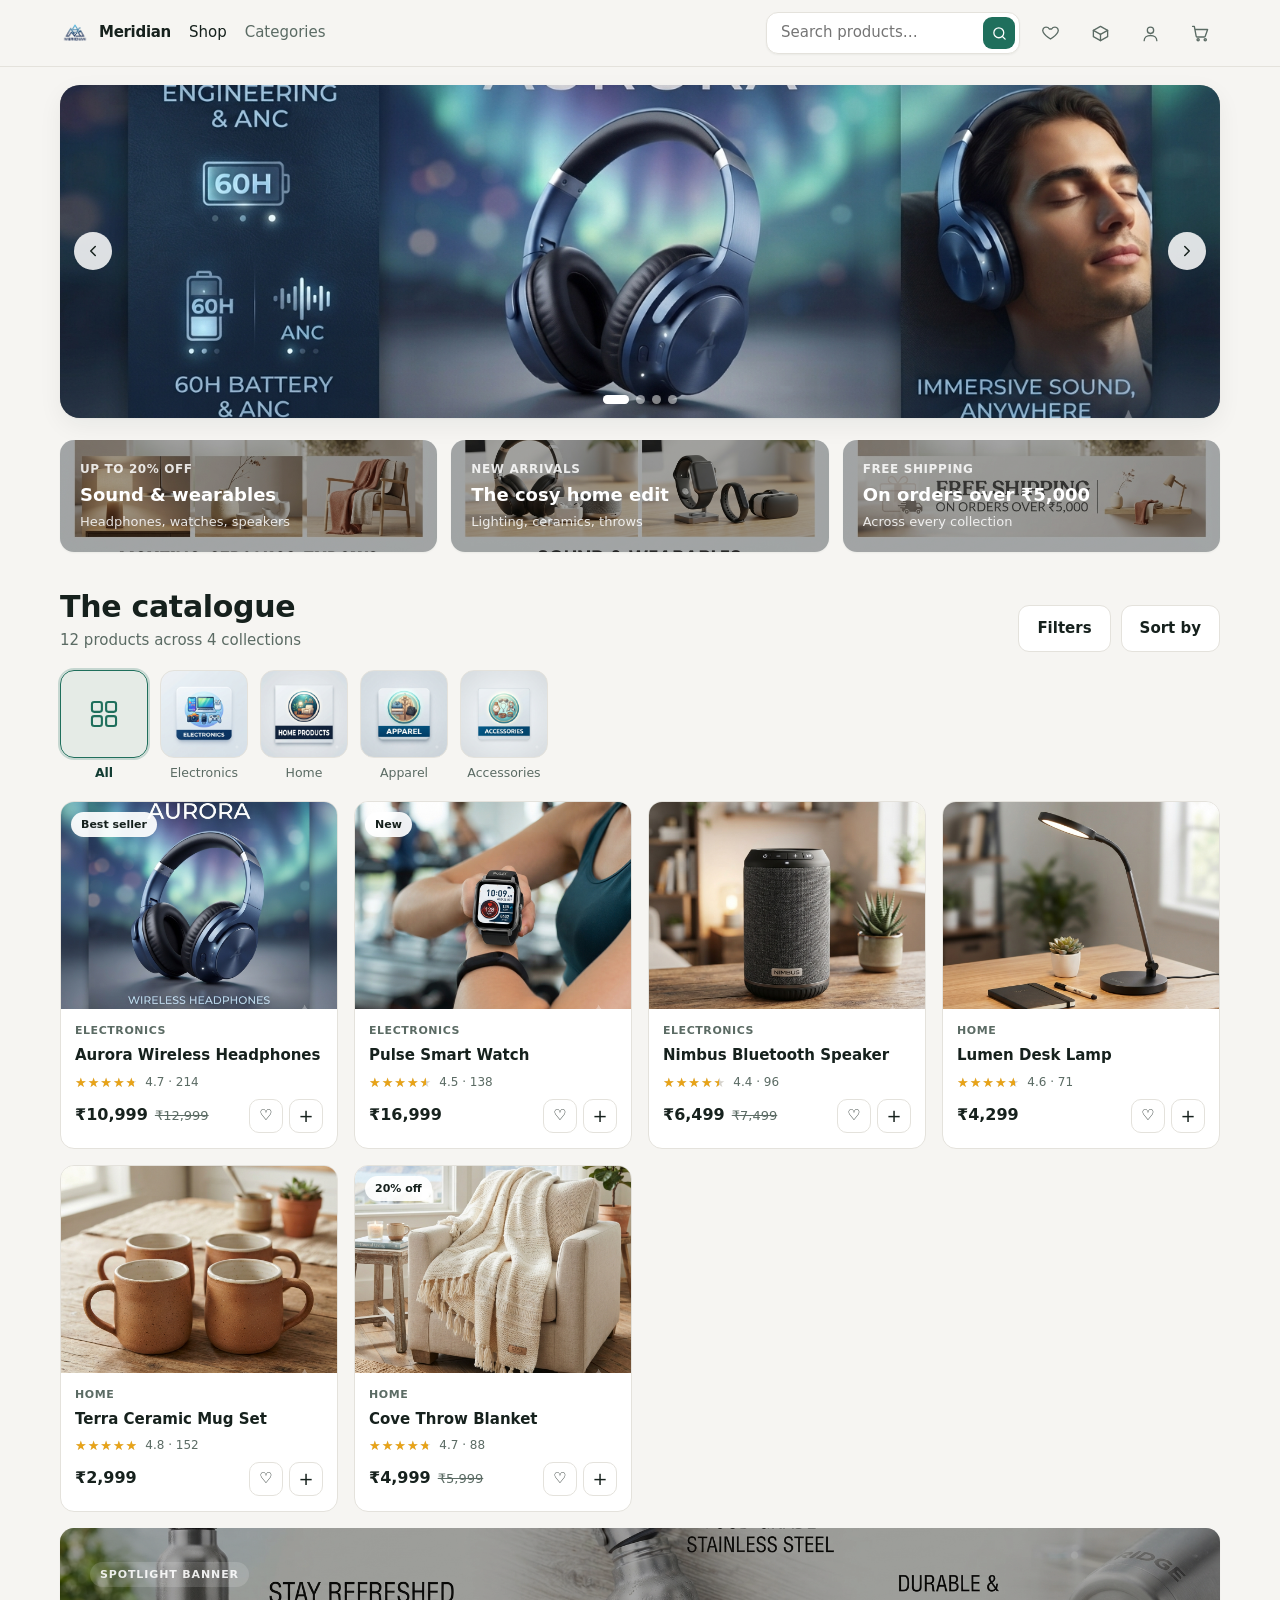
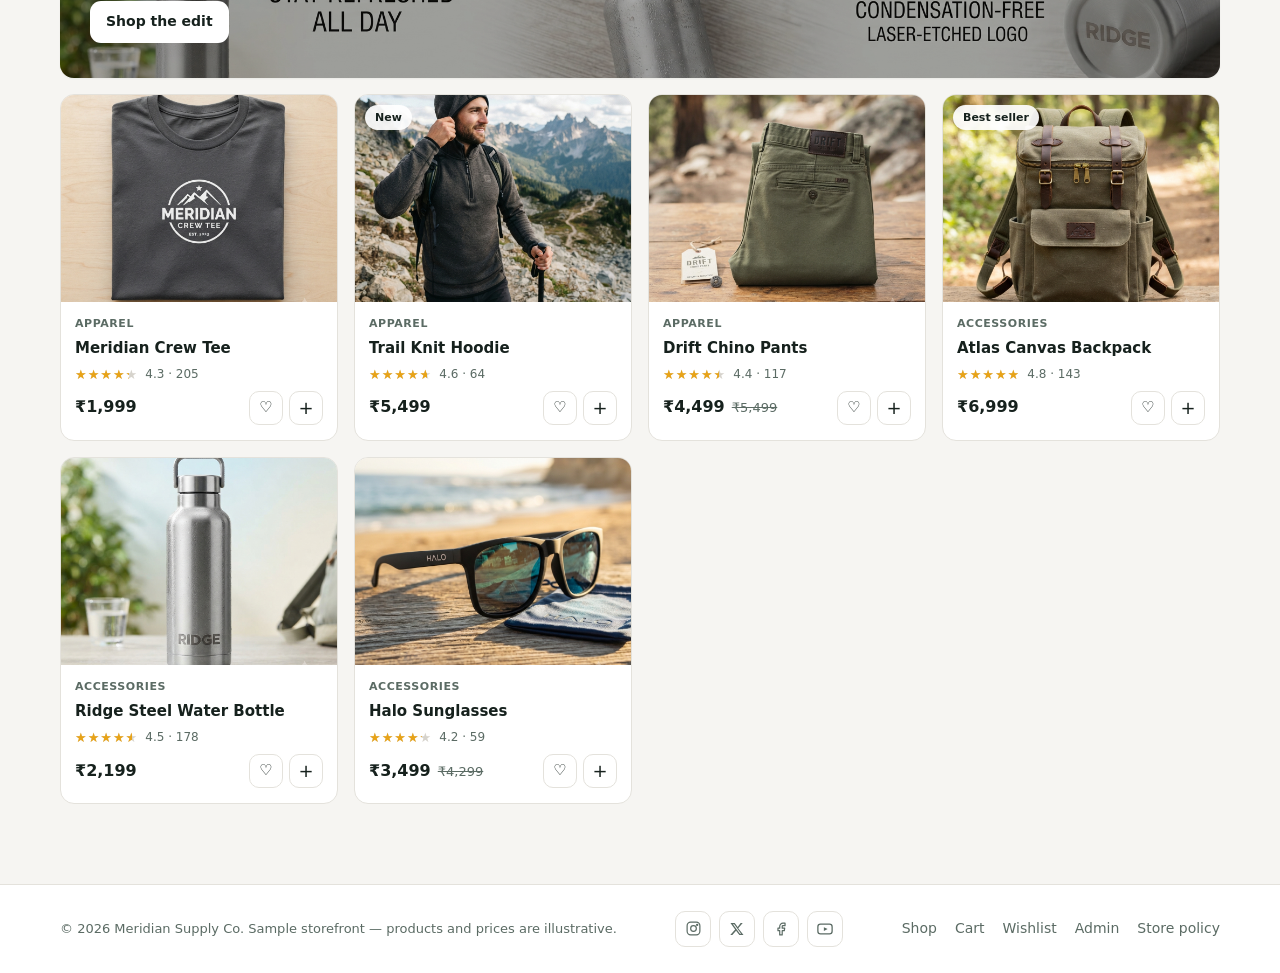
<file: index.html>
<!doctype html>
<html lang="en">
<head>
  <meta charset="utf-8" />
  <meta name="viewport" content="width=device-width, initial-scale=1" />
  <title>Meridian — Everyday essentials, thoughtfully sourced</title>
  <meta name="description" content="Meridian is a multi-category storefront for electronics, home goods, apparel and accessories. Shop a curated catalogue with fast, secure checkout." />
  <link rel="stylesheet" href="css/styles.css" />
</head>
<body>
  <header class="site-header">
    <div class="wrap header-inner">
      <a class="brand" href="index.html">
        <span class="mark">M</span>
        <span data-store-name>Meridian</span>
      </a>
      <nav class="main-nav" aria-label="Primary">
        <a href="index.html" aria-current="page">Shop</a>
        <a href="index.html#catalogue" data-scroll>Categories</a>
      </nav>
      <div class="header-actions">
        <form class="search" role="search" action="html/search.html" method="get" id="search-form">
          <input type="search" id="search-input" name="q" placeholder="Search products…" aria-label="Search products" autocomplete="off" />
          <button type="submit" aria-label="Search">
            <svg width="17" height="17" viewBox="0 0 24 24" fill="none" stroke="currentColor" stroke-width="1.8" stroke-linecap="round"><circle cx="11" cy="11" r="7"/><path d="m20 20-3.5-3.5"/></svg>
          </button>
        </form>
        <a class="icon-btn" href="html/wishlist.html" aria-label="Wishlist">
          <svg width="19" height="19" viewBox="0 0 24 24" fill="none" stroke="currentColor" stroke-width="1.7" stroke-linecap="round" stroke-linejoin="round"><path d="M12 20s-7-4.6-9.2-8.6C1.2 8.4 3 5 6.4 5c2 0 3.4 1 4.1 2.3h3c.7-1.3 2.1-2.3 4.1-2.3 3.4 0 5.2 3.4 3.6 6.4C19 15.4 12 20 12 20Z" transform="translate(0 -1)"/></svg>
          <span class="icon-badge" data-wishlist-count data-count="0">0</span>
        </a>
        <a class="icon-btn" href="html/orders.html" aria-label="Your orders">
          <svg width="19" height="19" viewBox="0 0 24 24" fill="none" stroke="currentColor" stroke-width="1.7" stroke-linecap="round" stroke-linejoin="round"><path d="M21 8 12 3 3 8v8l9 5 9-5Z"/><path d="M3 8l9 5 9-5"/><path d="M12 13v8"/></svg>
        </a>
        <a class="icon-btn" href="html/profile.html" aria-label="Your profile">
          <svg width="19" height="19" viewBox="0 0 24 24" fill="none" stroke="currentColor" stroke-width="1.7" stroke-linecap="round" stroke-linejoin="round"><circle cx="12" cy="8" r="4"/><path d="M4 21c0-4 3.6-6.5 8-6.5s8 2.5 8 6.5"/></svg>
        </a>
        <a class="cart-link" href="html/cart.html" aria-label="View cart">
          <svg width="18" height="18" viewBox="0 0 24 24" fill="none" stroke="currentColor" stroke-width="1.7" stroke-linecap="round" stroke-linejoin="round"><circle cx="9" cy="20" r="1.4"/><circle cx="18" cy="20" r="1.4"/><path d="M2 3h2.2l2.3 12.2a1.5 1.5 0 0 0 1.5 1.2h8.6a1.5 1.5 0 0 0 1.5-1.2L21 7H5.3"/></svg>
          <span>Cart</span>
          <span class="cart-badge" data-cart-count data-count="0">0</span>
        </a>
      </div>
    </div>
  </header>

  <main class="wrap">
    <section class="hero" id="hero" aria-roledescription="carousel" aria-label="Featured promotions">
      <div class="hero-slider" id="hero-slider"></div>
      <button class="hero-arrow prev" id="hero-prev" aria-label="Previous slide">
        <svg width="18" height="18" viewBox="0 0 24 24" fill="none" stroke="currentColor" stroke-width="2" stroke-linecap="round" stroke-linejoin="round"><path d="m15 18-6-6 6-6"/></svg>
      </button>
      <button class="hero-arrow next" id="hero-next" aria-label="Next slide">
        <svg width="18" height="18" viewBox="0 0 24 24" fill="none" stroke="currentColor" stroke-width="2" stroke-linecap="round" stroke-linejoin="round"><path d="m9 18 6-6-6-6"/></svg>
      </button>
      <div class="dots" id="hero-dots" role="tablist" aria-label="Choose slide"></div>
    </section>

    <section class="banners" id="banners" aria-label="Promotions"></section>

    <section class="section" id="catalogue">
      <div class="section-head">
        <div>
          <h2>The catalogue</h2>
          <p><span id="result-count">12</span> products across <span id="collection-count">four</span> collections</p>
        </div>
        <div class="head-actions">
          <button type="button" class="btn btn-outline" id="open-filters" aria-expanded="false">Filters</button>
          <button type="button" class="btn btn-outline" id="open-price" aria-expanded="false">Sort by</button>
        </div>
      </div>

      <div class="filters" id="filters" role="group" aria-label="Filter by category"></div>

      <div class="filters sub-filters" id="sub-filters" role="group" aria-label="Filter by sub-category" hidden></div>

      <div class="variant-filters" id="variant-filters" hidden>
        <div class="vf-head">
          <span class="vf-title" id="vf-title">Filters</span>
          <span class="vf-head-actions">
            <button type="button" class="vf-clear" id="clear-filters" hidden>Clear</button>
            <button type="button" class="vf-close" id="close-filters" aria-label="Close filters">✕</button>
          </span>
        </div>
        <div class="vf-groups" id="vf-groups" role="group" aria-label="Filter by product options"></div>
        <div class="vf-foot" id="vf-foot" hidden>
          <button type="button" class="btn btn-primary" id="see-products" hidden>See Products</button>
        </div>
      </div>

      <div class="variant-filters price-panel" id="price-panel" hidden>
        <div class="vf-head">
          <span class="vf-title">Sort by price range</span>
          <span class="vf-head-actions">
            <button type="button" class="vf-clear" id="price-clear" hidden>Clear</button>
            <button type="button" class="vf-close" id="close-price" aria-label="Close price range">✕</button>
          </span>
        </div>
        <div class="price-fields">
          <label class="price-field"><span>Minimum (₹)</span><input id="price-min" type="number" min="0" step="1" inputmode="numeric" placeholder="0" /></label>
          <span class="price-dash" aria-hidden="true">–</span>
          <label class="price-field"><span>Maximum (₹)</span><input id="price-max" type="number" min="0" step="1" inputmode="numeric" placeholder="Any" /></label>
        </div>
        <p class="price-error" id="price-error" hidden></p>
        <div class="vf-foot">
          <button type="button" class="btn btn-primary" id="apply-price">Continue</button>
        </div>
      </div>

      <div class="grid" id="grid" aria-live="polite"></div>

      <p id="no-results" class="empty" hidden>No products match your search, category, filters or price range.</p>
    </section>
  </main>

  <footer class="site-footer">
    <div class="wrap footer-inner">
      <div>
        <p>© 2026 <span data-store-name>Meridian</span> Supply Co. Sample storefront — products and prices are illustrative.</p>
      </div>
      <div class="footer-social" aria-label="Social media">
        <a href="https://www.instagram.com/" target="_blank" rel="noopener" aria-label="Meridian on Instagram"><svg width="17" height="17" viewBox="0 0 24 24" fill="none" stroke="currentColor" stroke-width="1.7" stroke-linecap="round" stroke-linejoin="round"><rect x="3" y="3" width="18" height="18" rx="5"/><circle cx="12" cy="12" r="4"/><circle cx="17.2" cy="6.8" r=".8" fill="currentColor"/></svg></a>
        <a href="https://x.com/" target="_blank" rel="noopener" aria-label="Meridian on X"><svg width="16" height="16" viewBox="0 0 24 24" fill="currentColor"><path d="M17.5 3h3.1l-6.8 7.8L21.8 21h-6.3l-4.9-6.4L5 21H1.9l7.3-8.3L2.2 3h6.4l4.4 5.9ZM16.4 19.2h1.7L7.7 4.7H5.9Z"/></svg></a>
        <a href="https://www.facebook.com/" target="_blank" rel="noopener" aria-label="Meridian on Facebook"><svg width="17" height="17" viewBox="0 0 24 24" fill="none" stroke="currentColor" stroke-width="1.7" stroke-linecap="round" stroke-linejoin="round"><path d="M14 8h3V4.5h-3A4.5 4.5 0 0 0 9.5 9v2.5H7V15h2.5v6H13v-6h3l.5-3.5H13V9a1 1 0 0 1 1-1Z"/></svg></a>
        <a href="https://www.youtube.com/" target="_blank" rel="noopener" aria-label="Meridian on YouTube"><svg width="18" height="18" viewBox="0 0 24 24" fill="none" stroke="currentColor" stroke-width="1.7" stroke-linecap="round" stroke-linejoin="round"><rect x="2.5" y="5.5" width="19" height="13" rx="3.5"/><path d="m10.5 9.5 5 2.5-5 2.5Z" fill="currentColor" stroke="none"/></svg></a>
      </div>
      <nav class="footer-links" aria-label="Footer">
        <a href="index.html">Shop</a>
        <a href="html/cart.html">Cart</a>
        <a href="html/wishlist.html">Wishlist</a>
        <a href="html/admin.html">Admin</a>
        <button type="button" data-policy-open aria-haspopup="dialog">Store policy</button>
      </nav>
    </div>
  </footer>

  <script src="js/images.js"></script>
  <script src="js/products.js"></script>
  <script src="js/store.js"></script>
  <script src="js/catalogue.js"></script>
  <script>
    function gridBannerHTML() {
      const g = getGridBanner();
      if (!g.enabled) return "";
      const bg = g.image
        ? ` style="background-image:url('${esc(resolveImageUrl(g.image))}');background-size:cover;background-position:center"`
        : "";
      const href = g.linkType === "none" ? "" : bannerHref({ linkType: g.linkType, target: g.target });
      const cta = (g.ctaLabel && href) ? `<a class="btn btn-light gb-cta" href="${esc(href)}">${esc(g.ctaLabel)}</a>` : "";
      return `
        <div class="grid-banner${g.image ? " has-image" : ""}" role="region" aria-label="${esc(g.name)}"${bg}>
          <div class="gb-inner">
            <span class="gb-name">${esc(g.name)}</span>
            ${cta}
          </div>
        </div>`;
    }

    // Promotional banners, rendered from the admin-configurable list.
    const TAG_ICON = '<svg viewBox="0 0 24 24" fill="none" stroke="currentColor" stroke-width="1.5" stroke-linecap="round" stroke-linejoin="round"><path d="M3 7h13v8H3zM16 10h3l2 3v2h-5z"/><circle cx="7" cy="17" r="1.6"/><circle cx="17.5" cy="17" r="1.6"/></svg>';
    function esc(s) { return String(s == null ? "" : s).replace(/[&<>"']/g, (c) => ({ "&": "&amp;", "<": "&lt;", ">": "&gt;", '"': "&quot;", "'": "&#39;" }[c])); }
    function bannerIcon(b) {
      if (b.linkType === "category") return iconFor(b.target);
      if (b.linkType === "product") { const p = getProduct(b.target); return p ? iconFor(p.category) : TAG_ICON; }
      return TAG_ICON;
    }
    function bannerHref(b) {
      if (b.linkType === "product") return "html/product.html?id=" + encodeURIComponent(b.target);
      if (b.linkType === "url") return b.target || "#";
      if (b.linkType === "category") return "index.html?cat=" + encodeURIComponent(b.target);
      return b.target || "#catalogue";
    }
    function renderBanners() {
      const wrap = document.getElementById("banners");
      const list = getBanners();
      wrap.hidden = list.length === 0;
      wrap.innerHTML = list.map((b) => {
        const attrs = [];
        if (b.linkType === "category") attrs.push(`data-banner-cat="${esc(b.target)}"`);
        if (b.linkType === "scroll") attrs.push("data-scroll");
        if (b.linkType === "url") attrs.push('target="_blank" rel="noopener"');
        const img = b.image ? ` style="background-image:url('${esc(resolveImageUrl(b.image))}');background-size:cover;background-position:center"` : "";
        return `<a class="banner banner-${esc(b.theme)}${b.image ? " has-image" : ""}" href="${esc(bannerHref(b))}" ${attrs.join(" ")}${img}>
          <span class="b-icon" aria-hidden="true">${bannerIcon(b)}</span>
          <span class="b-kicker">${esc(b.kicker)}</span>
          <span class="b-title">${esc(b.title)}</span>
          <span class="b-sub">${esc(b.sub)}</span>
        </a>`;
      }).join("");
    }

    renderBanners();

    // Banner tiles set the category without a reload.
    document.querySelectorAll("[data-banner-cat]").forEach((a) => {
      a.addEventListener("click", (e) => {
        e.preventDefault();
        setCatalogueCategory(a.getAttribute("data-banner-cat"));
        document.getElementById("catalogue").scrollIntoView({ behavior: "smooth", block: "start" });
      });
    });

    // Smooth in-page scrolling for anchor links.
    document.querySelectorAll("[data-scroll]").forEach((a) => {
      a.addEventListener("click", (e) => {
        const href = a.getAttribute("href");
        const hash = href.indexOf("#") >= 0 ? href.slice(href.indexOf("#")) : null;
        if (hash && document.querySelector(hash)) {
          e.preventDefault();
          document.querySelector(hash).scrollIntoView({ behavior: "smooth", block: "start" });
        }
      });
    });

    // Hero (auto-scrolling banner) slides, rendered from the admin slideshow.
    function slideHref(s) {
      if (s.linkType === "product") return "html/product.html?id=" + encodeURIComponent(s.target);
      if (s.linkType === "category") return "index.html?cat=" + encodeURIComponent(s.target);
      if (s.linkType === "page") return s.target || "#";
      if (s.linkType === "url") return s.target || "#";
      return "";
    }
    function renderHeroSlides() {
      const wrap = document.getElementById("hero-slider");
      const list = getHeroSlides();
      wrap.innerHTML = list.map((s, i) => {
        const bg = s.image
          ? `background-image:url('${esc(resolveImageUrl(s.image))}');background-size:cover;background-position:center`
          : "";
        const href = slideHref(s);
        const ext = s.linkType === "url" ? ' target="_blank" rel="noopener"' : "";
        const overlay = href ? `<a class="slide-link" href="${esc(href)}"${ext} aria-label="${s.title ? esc(s.title) : "Open promotion"}"></a>` : "";
        const copy = (s.kicker || s.title || s.sub)
          ? `<div class="slide-copy">${s.kicker ? `<span class="s-kicker">${esc(s.kicker)}</span>` : ""}${s.title ? `<h2 class="s-title">${esc(s.title)}</h2>` : ""}${s.sub ? `<p class="s-sub">${esc(s.sub)}</p>` : ""}${href ? `<a class="btn btn-light" href="${esc(href)}"${ext}>Shop now</a>` : ""}</div>`
          : "";
        return `<div class="slide${i === 0 ? " active" : ""}${s.image ? " has-image" : ""}" style="${bg}" role="group" aria-label="${i + 1} of ${list.length}">${overlay}${copy}</div>`;
      }).join("");
    }
    renderHeroSlides();

    // Hero slideshow: auto-advancing slides with arrow buttons and animated dot
    // indicators.
    (function initHero() {
      const hero = document.getElementById("hero");
      const slider = document.getElementById("hero-slider");
      const slides = Array.from(slider.querySelectorAll(".slide"));
      const dotsWrap = document.getElementById("hero-dots");
      const INTERVAL = 3500;
      // One slide per this many milliseconds of wheeling: a trackpad flick or a
      // free-spinning wheel fires dozens of events for what was meant as one move.
      const WHEEL_COOLDOWN = 450;
      let index = 0;
      let timer = null;

      slides.forEach((_, i) => {
        const dot = document.createElement("button");
        dot.className = "dot";
        dot.setAttribute("role", "tab");
        dot.setAttribute("aria-label", "Go to slide " + (i + 1));
        dot.addEventListener("click", () => { go(i); restart(); });
        dotsWrap.appendChild(dot);
      });
      const dots = Array.from(dotsWrap.querySelectorAll(".dot"));

      function render() {
        slides.forEach((s, i) => s.classList.toggle("active", i === index));
        dots.forEach((d, i) => {
          d.classList.remove("active");
          d.setAttribute("aria-selected", String(i === index));
        });
        void dots[index].offsetWidth; // force reflow so the fill animation restarts
        dots[index].classList.add("active");
      }
      function go(i) { index = (i + slides.length) % slides.length; render(); }
      function next() { go(index + 1); }
      function prev() { go(index - 1); }
      function restart() { clearInterval(timer); timer = setInterval(next, INTERVAL); }

      document.getElementById("hero-next").addEventListener("click", () => { next(); restart(); });
      document.getElementById("hero-prev").addEventListener("click", () => { prev(); restart(); });

      // On a touchscreen a sideways flick turns the slide. Nothing is ever
      // prevented, so a gesture that is closer to vertical than horizontal is
      // left to the page to scroll as usual.
      let touchX = null;
      let touchY = null;
      hero.addEventListener("touchstart", (e) => {
        const t = e.changedTouches[0];
        touchX = t.clientX;
        touchY = t.clientY;
        clearInterval(timer);
      }, { passive: true });
      hero.addEventListener("touchend", (e) => {
        if (touchX === null) return;
        const t = e.changedTouches[0];
        const dx = t.clientX - touchX;
        const dy = t.clientY - touchY;
        touchX = null;
        if (Math.abs(dx) >= 40 && Math.abs(dx) > Math.abs(dy)) {
          if (dx < 0) next(); else prev();
        }
        restart();
      }, { passive: true });
      // Scrolling the page with the finger takes the gesture away from us, and
      // then only a cancel arrives; without this the slideshow would never start
      // advancing again.
      hero.addEventListener("touchcancel", () => { touchX = null; restart(); }, { passive: true });

      // With a mouse the wheel turns the slideshow. It holds the page still only
      // while there is a slide left to move to: at either end the wheel belongs
      // to the page again, so scrolling past the hero never needs a detour.
      let lastWheel = 0;
      hero.addEventListener("wheel", (e) => {
        const delta = Math.abs(e.deltaX) > Math.abs(e.deltaY) ? e.deltaX : e.deltaY;
        if (!delta) return;
        const forward = delta > 0;
        if (forward ? index === slides.length - 1 : index === 0) return;
        e.preventDefault();
        const now = Date.now();
        if (now - lastWheel < WHEEL_COOLDOWN) return;
        lastWheel = now;
        if (forward) next(); else prev();
      }, { passive: false });

      hero.addEventListener("mouseenter", () => clearInterval(timer));
      hero.addEventListener("mouseleave", restart);

      render();
      restart();
    })();
  </script>
</body>
</html>
</file>
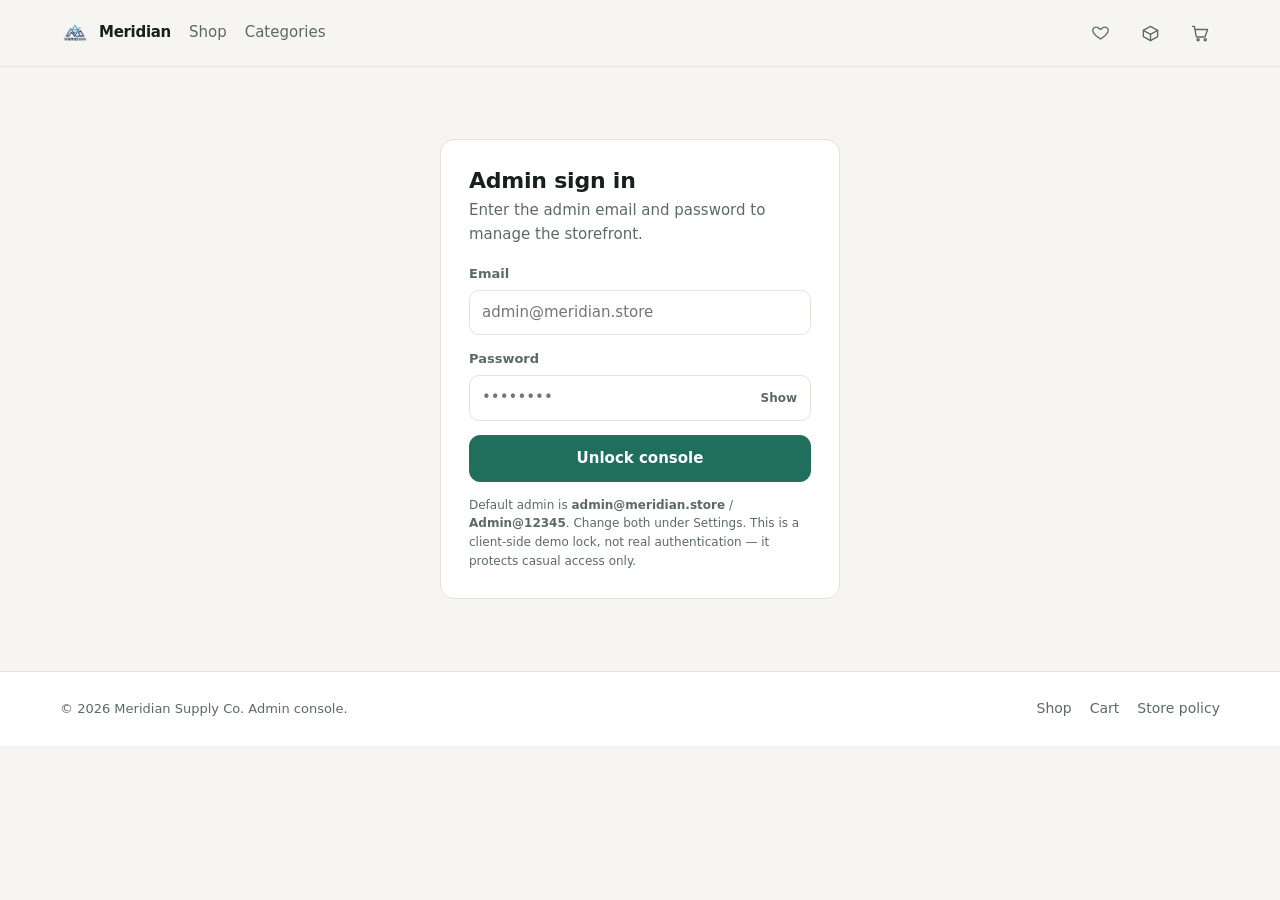
<file: html/admin.html>
<!doctype html>
<html lang="en">
<head>
  <meta charset="utf-8" />
  <meta name="viewport" content="width=device-width, initial-scale=1" />
  <title>Admin console — Meridian</title>
  <meta name="description" content="Meridian storefront admin console." />
  <meta name="robots" content="noindex" />
  <link rel="stylesheet" href="../css/styles.css" />
</head>
<body>
  <header class="site-header">
    <div class="wrap header-inner">
      <a class="brand" href="../index.html"><span class="mark">M</span><span data-store-name>Meridian</span></a>
      <nav class="main-nav" aria-label="Primary">
        <a href="../index.html">Shop</a>
        <a href="../index.html#catalogue" data-scroll>Categories</a>
      </nav>
      <div class="header-actions">
        <a class="icon-btn" href="wishlist.html" aria-label="Wishlist">
          <svg width="19" height="19" viewBox="0 0 24 24" fill="none" stroke="currentColor" stroke-width="1.7" stroke-linecap="round" stroke-linejoin="round"><path d="M12 20s-7-4.6-9.2-8.6C1.2 8.4 3 5 6.4 5c2 0 3.4 1 4.1 2.3h3c.7-1.3 2.1-2.3 4.1-2.3 3.4 0 5.2 3.4 3.6 6.4C19 15.4 12 20 12 20Z" transform="translate(0 -1)"/></svg>
          <span class="icon-badge" data-wishlist-count data-count="0">0</span>
        </a>
        <a class="icon-btn" href="orders.html" aria-label="Your orders">
          <svg width="19" height="19" viewBox="0 0 24 24" fill="none" stroke="currentColor" stroke-width="1.7" stroke-linecap="round" stroke-linejoin="round"><path d="M21 8 12 3 3 8v8l9 5 9-5Z"/><path d="M3 8l9 5 9-5"/><path d="M12 13v8"/></svg>
        </a>
        <a class="cart-link" href="cart.html" aria-label="View cart">
          <svg width="18" height="18" viewBox="0 0 24 24" fill="none" stroke="currentColor" stroke-width="1.7" stroke-linecap="round" stroke-linejoin="round"><circle cx="9" cy="20" r="1.4"/><circle cx="18" cy="20" r="1.4"/><path d="M2 3h2.2l2.3 12.2a1.5 1.5 0 0 0 1.5 1.2h8.6a1.5 1.5 0 0 0 1.5-1.2L21 7H5.3"/></svg>
          <span>Cart</span>
          <span class="cart-badge" data-cart-count data-count="0">0</span>
        </a>
      </div>
    </div>
  </header>

  <main class="wrap">
    <!-- Gate -->
    <div class="gate" id="gate">
      <div class="panel">
        <h1 style="font-size:22px;margin-bottom:6px">Admin sign in</h1>
        <p class="muted" style="margin-bottom:18px">Enter the admin email and password to manage the storefront.</p>
        <div class="field">
          <label for="admin-email">Email</label>
          <input id="admin-email" type="email" placeholder="admin@meridian.store" autocomplete="username" />
        </div>
        <div class="field">
          <label for="pass">Password</label>
          <div class="pw-wrap">
            <input id="pass" type="password" placeholder="••••••••" autocomplete="current-password" />
            <button type="button" class="pw-toggle" id="admin-pw-toggle" aria-label="Show password">Show</button>
          </div>
        </div>
        <button class="btn btn-primary" id="unlock" style="width:100%;justify-content:center">Unlock console</button>
        <p class="hint" id="gate-error" style="color:var(--danger);margin-top:10px" hidden>Incorrect email or password.</p>
        <p class="hint" style="margin-top:14px">Default admin is <strong>admin@meridian.store</strong> / <strong>Admin@12345</strong>. Change both under Settings. This is a client-side demo lock, not real authentication — it protects casual access only.</p>
      </div>
    </div>

    <!-- Console -->
    <div class="admin-shell" id="console" hidden>
      <nav class="admin-nav" aria-label="Admin sections">
        <button data-tab="dashboard" aria-current="true">Dashboard</button>
        <button data-tab="products">Products</button>
        <button data-tab="categories">Categories</button>
        <button data-tab="attributes">Attributes</button>
        <button data-tab="variants">Variants &amp; filters</button>
        <button data-tab="orders">Orders</button>
        <button data-tab="customers">Customers</button>
        <button data-tab="banners">Banners</button>
        <button data-tab="gridbanner">Spotlight Banner</button>
        <button data-tab="slideshow">Banner Slideshow</button>
        <button data-tab="branding">Branding</button>
        <button data-tab="announcement">Announcement</button>
        <button data-tab="rules">Rules</button>
        <button data-tab="payments">Payments</button>
        <button data-tab="appearance">Appearance</button>
        <button data-tab="settings">Settings</button>
        <button data-tab="data">Data</button>
        <button data-tab="sitemap">Sitemap</button>
        <button data-tab="lock" style="margin-top:10px;color:var(--danger)">Sign out</button>
        <a class="mini-btn" href="../index.html" style="text-align:center;margin-top:6px">View store ↗</a>
      </nav>

      <div>
        <!-- Dashboard -->
        <section class="admin-panel active" id="panel-dashboard">
          <div class="admin-bar"><h1 style="font-size:24px">Dashboard</h1></div>
          <div class="glance" id="dash-stats"></div>
          <div class="glance cols-4" id="dash-pipeline"></div>
          <div class="callout" id="dash-checkout"></div>
          <div class="panel" id="sales-panel">
            <div class="panel-row">
              <h3 style="margin:0">Sales analytics</h3>
              <div class="seg" id="sales-gran" role="group" aria-label="Graph range"></div>
            </div>
            <div class="sales-summary" id="sales-summary"></div>
            <div class="sales-grid">
              <div class="sales-cal" id="sales-cal"></div>
              <div class="sales-graph" id="sales-graph"></div>
            </div>
            <p class="hint" id="sales-note" style="margin:10px 0 0"></p>
          </div>
          <div class="panel">
            <h3 style="margin-bottom:10px">Category breakdown</h3>
            <div class="bars" id="dash-cats"></div>
          </div>
        </section>

        <!-- Products -->
        <section class="admin-panel" id="panel-products">
          <div class="admin-bar">
            <h1 style="font-size:24px">Products <span class="muted" id="prod-count" style="font-size:14px;font-weight:500"></span></h1>
            <button class="btn btn-primary" id="add-product">+ Add product</button>
          </div>
          <div id="products-view">
            <div class="table-wrap">
              <table class="admin-table">
                <thead><tr><th></th><th>Name</th><th>Category</th><th>Price</th><th>Rating</th><th>Checkout</th><th></th></tr></thead>
                <tbody id="prod-rows"></tbody>
              </table>
            </div>
          </div>

          <div id="product-editor" hidden>
            <div class="panel">
              <h3 id="editor-title" style="margin-bottom:16px">Edit product</h3>
              <div class="grid-2">
                <div class="field"><label for="f-id">ID (slug)</label><input id="f-id" type="text" placeholder="aurora-headphones" /></div>
                <div class="field"><label for="f-name">Name</label><input id="f-name" type="text" placeholder="Aurora Wireless Headphones" /></div>
                <div class="field"><label for="f-category">Category</label><select id="f-category"></select></div>
                <div class="field"><label for="f-subcategory">Sub-category</label><select id="f-subcategory"></select></div>
                <div class="field"><label for="f-price">Price (₹)</label><input id="f-price" type="number" min="0" step="1" placeholder="10999" /></div>
                <div class="field"><label for="f-was">Compare-at price (₹, optional)</label><input id="f-was" type="number" min="0" step="1" placeholder="12999" /></div>
                <div class="field"><label for="f-badge">Badge (optional)</label><input id="f-badge" type="text" placeholder="Best seller" /></div>
                <div class="field"><label for="f-rating">Rating (0–5)</label><input id="f-rating" type="number" min="0" max="5" step="0.1" placeholder="4.7" /></div>
                <div class="field"><label for="f-reviewcount">Review count</label><input id="f-reviewcount" type="number" min="0" step="1" placeholder="214" /></div>
              </div>
              <div style="margin:4px 0 14px">
                <h4 style="margin:0 0 10px;font-size:14px">Commerce</h4>
                <div class="grid-2">
                  <div class="field"><label for="f-sku">SKU</label><input id="f-sku" type="text" placeholder="AUR-HP-001" /><p class="hint">Shown on the product page; falls back to the ID.</p></div>
                  <div class="field"><label for="f-unit">Unit</label><input id="f-unit" type="text" placeholder="pc, kg, box…" /><p class="hint">How the item is sold (per pc, per kg…).</p></div>
                  <div class="field"><label for="f-minqty">Minimum purchase quantity</label><input id="f-minqty" type="number" min="1" step="1" value="1" /></div>
                  <div class="field"><label for="f-stock">Product quantity (stock)</label><input id="f-stock" type="number" min="0" step="1" placeholder="blank = unlimited" /><p class="hint">Leave blank for unlimited. 0 shows as out of stock.</p></div>
                  <div class="field"><label for="f-discount-type">Discount</label><select id="f-discount-type"><option value="">None</option><option value="flat">Flat amount (₹)</option><option value="percent">Percentage (%)</option></select></div>
                  <div class="field"><label for="f-discount-value">Discount value</label><input id="f-discount-value" type="number" min="0" step="any" placeholder="500 or 10" /><p class="hint">₹ off for flat, % off for percentage.</p></div>
                </div>
                <div class="field"><label for="f-tags">Product tags (comma separated)</label><input id="f-tags" type="text" placeholder="gift, wireless, office" /></div>
              </div>
              <div style="margin:4px 0 14px">
                <h4 style="margin:0 0 10px;font-size:14px">Media &amp; documents</h4>
                <div class="grid-2">
                  <div class="field">
                    <label for="f-thumb-file">Thumbnail image</label>
                    <input id="f-thumb-file" type="file" accept="image/*" class="mini-btn" style="padding:6px" />
                    <p class="dim-note">Recommended: <strong>400 × 400 px</strong>. Used on catalogue cards; falls back to the product image.</p>
                    <img id="f-thumb-preview" class="slide-preview" alt="Thumbnail preview" hidden />
                  </div>
                  <div class="field"><label for="f-thumb">…or paste a thumbnail URL</label><input id="f-thumb" type="url" placeholder="https://…/thumb.jpg" /></div>
                </div>
                <div class="field">
                  <label for="f-gallery-file">Product page gallery</label>
                  <input id="f-gallery-file" type="file" accept="image/*" multiple class="mini-btn" style="padding:6px" />
                  <p class="dim-note">Recommended: <strong>1000 × 1000 px</strong> each, up to 8 images. Shown as switchable thumbnails on the product page.</p>
                  <div class="thumb-strip" id="f-gallery-list"></div>
                </div>
                <div class="field"><label for="f-videos">Product videos (one URL per line)</label><textarea id="f-videos" rows="3" placeholder="https://…/video.mp4&#10;https://www.youtube.com/embed/…"></textarea><p class="hint">Direct .mp4/.webm files play inline; YouTube/Vimeo embed links render as players.</p></div>
                <div class="grid-2">
                  <div class="field">
                    <label for="f-specpdf-file">PDF specifications</label>
                    <input id="f-specpdf-file" type="file" accept="application/pdf" class="mini-btn" style="padding:6px" />
                    <p class="dim-note">Keep under ~700 KB so it fits browser storage. Offered as a download link on the product page.</p>
                  </div>
                  <div class="field"><label for="f-specpdf">…or paste a PDF URL</label><input id="f-specpdf" type="url" placeholder="https://…/spec.pdf" /></div>
                </div>
              </div>
              <div class="field"><label for="f-desc">Short description</label><input id="f-desc" type="text" placeholder="Over-ear adaptive noise-cancelling headphones." /></div>
              <div class="field"><label for="f-blurb">Long description</label><textarea id="f-blurb" rows="3" placeholder="Studio-grade sound with adaptive noise cancelling…"></textarea></div>
              <div class="field"><label for="f-features">Features (one per line)</label><textarea id="f-features" rows="4" placeholder="Adaptive hybrid ANC&#10;40-hour battery"></textarea></div>
              <div style="margin:4px 0 14px">
                <h4 style="margin:0 0 4px;font-size:14px">Attributes</h4>
                <p class="hint" style="margin-bottom:10px">Specifications shown on the product page. Manage the list under the <strong>Attributes</strong> tab.</p>
                <div class="grid-2" id="f-attrs"></div>
                <p class="hint" id="f-attrs-empty" hidden>No attributes defined yet — add some under the Attributes tab.</p>
              </div>
              <div style="margin:4px 0 14px">
                <h4 style="margin:0 0 4px;font-size:14px">Variants &amp; filters</h4>
                <p class="hint" style="margin-bottom:10px">Options shoppers pick on the product page. Tick the choices this product offers for each group; manage the groups under the <strong>Variants &amp; filters</strong> tab. Groups marked as filters there also narrow the shop's product list. Variants don't change the charged price.</p>
                <div class="grid-2" id="f-variants"></div>
                <p class="hint" id="f-variants-empty" hidden>No variant groups defined yet — add some under the Variants &amp; filters tab.</p>
              </div>
              <div style="margin:4px 0 14px">
                <h4 style="margin:0 0 10px;font-size:14px">Policies &amp; cross-sell</h4>
                <div class="grid-2">
                  <div class="field">
                    <label class="check-pill" for="f-refund-enabled"><input id="f-refund-enabled" type="checkbox" /><span>Refund option enabled</span></label>
                    <input id="f-refund-note" type="text" placeholder="Refund note, e.g. 7-day no-questions returns" style="margin-top:8px" />
                  </div>
                  <div class="field">
                    <label class="check-pill" for="f-warranty-enabled"><input id="f-warranty-enabled" type="checkbox" /><span>Warranty option enabled</span></label>
                    <input id="f-warranty-note" type="text" placeholder="Warranty note, e.g. 2-year manufacturer warranty" style="margin-top:8px" />
                  </div>
                </div>
                <div class="field field-wide">
                  <span class="attr-label">Frequently purchased together</span>
                  <p class="hint" style="margin:4px 0 8px">Tick products to feature alongside this one on its details page.</p>
                  <div class="check-group" id="f-freq"></div>
                </div>
              </div>
              <p class="hint" id="editor-note" style="margin-bottom:12px"></p>
              <div style="display:flex;gap:10px">
                <button class="btn btn-primary" id="save-product">Save product</button>
                <button class="btn btn-outline" id="cancel-product">Cancel</button>
              </div>
            </div>
          </div>
        </section>

        <!-- Categories -->
        <section class="admin-panel" id="panel-categories">
          <div class="admin-bar"><h1 style="font-size:24px">Categories</h1></div>
          <div class="callout">Categories drive the storefront filter chips and product grouping. Each category also carries the <strong>filters</strong> shown under its chip on the shop page — pick them when adding a category or with <strong>Edit</strong>. Filters are the variant groups flagged as storefront filters under the <strong>Variants &amp; filters</strong> tab. Deleting a category moves its products to another one. The <strong>All</strong> filter is added automatically and always offers every filter.</div>
          <div class="panel" style="max-width:520px;margin-bottom:16px">
            <div class="field" style="margin-bottom:10px"><label for="new-category">Add a category</label>
              <div style="display:flex;gap:8px">
                <input id="new-category" type="text" placeholder="e.g. Stationery" style="flex:1" />
                <button class="btn btn-primary" id="add-category">Add</button>
              </div>
            </div>
            <div class="field" style="margin-bottom:0">
              <span class="attr-label">Filters for this category</span>
              <div class="check-group" id="new-cat-filters"></div>
              <p class="hint">Untick everything to hide its Filters button on the shop page.</p>
            </div>
          </div>
          <div class="table-wrap">
            <table class="admin-table">
              <thead><tr><th>Icon</th><th>Name</th><th>Sub-categories</th><th>Products</th><th>Filters</th><th></th></tr></thead>
              <tbody id="cat-rows"></tbody>
            </table>
          </div>
        </section>

        <!-- Attributes -->
        <section class="admin-panel" id="panel-attributes">
          <div class="admin-bar"><h1 style="font-size:24px">Product attributes</h1></div>
          <div class="callout">Attributes are specification fields (brand, material, colour…) shown on each product page. Define them here, then fill in values per product under the <strong>Products</strong> tab. Deleting an attribute removes its values from every product.</div>
          <div class="panel" style="max-width:560px;margin-bottom:16px">
            <h3 style="margin-bottom:12px">Add an attribute</h3>
            <div class="field"><label for="new-attr-name">Name</label><input id="new-attr-name" type="text" placeholder="e.g. Battery life" /></div>
            <div class="field"><label for="new-attr-type">Type</label><select id="new-attr-type"><option value="text">Free text</option><option value="select">Choice list (pick one)</option><option value="multi">Multiple choose (pick many)</option></select></div>
            <div class="field attr-opts" id="new-attr-opts-wrap" hidden><label for="new-attr-opts">Choices (comma-separated)</label><input id="new-attr-opts" type="text" placeholder="In stock, Low stock, Out of stock" /></div>
            <button class="btn btn-primary" id="add-attr">Add attribute</button>
          </div>
          <div class="table-wrap">
            <table class="admin-table">
              <thead><tr><th>Name</th><th>Type</th><th>Choices</th><th>Filled</th><th></th></tr></thead>
              <tbody id="attr-rows"></tbody>
            </table>
          </div>
        </section>

        <!-- Variants & filters -->
        <section class="admin-panel" id="panel-variants">
          <div class="admin-bar"><h1 style="font-size:24px">Product variants &amp; filters</h1></div>
          <div class="callout">Variants are the options shoppers choose on a product page — colour, size, capacity and so on. Define the option groups here, then tick which choices each product offers under the <strong>Products</strong> tab. A group ticked as a <strong>storefront filter</strong> also appears above the shop's catalogue, where shoppers narrow the product list by the choices their products offer. Variants group cart lines and appear on the order, but they don't change the charged price: checkout re-prices from the server catalogue by product ID.</div>
          <div class="panel" style="max-width:560px;margin-bottom:16px">
            <h3 style="margin-bottom:12px">Add a variant group</h3>
            <div class="field"><label for="new-var-name">Filter name</label><input id="new-var-name" type="text" placeholder="e.g. Colour" /></div>
            <div class="field"><label for="new-var-opts">Choices (comma-separated)</label><input id="new-var-opts" type="text" placeholder="Black, White, Navy" /></div>
            <div class="field"><label class="check-pill" for="new-var-filter"><input id="new-var-filter" type="checkbox" checked /><span>Show as a storefront filter</span></label></div>
            <button class="btn btn-primary" id="add-vargroup">Add variant group</button>
          </div>
          <div class="table-wrap">
            <table class="admin-table">
              <thead><tr><th>Name</th><th>Choices</th><th>Used by</th><th>Storefront filter</th><th></th></tr></thead>
              <tbody id="var-rows"></tbody>
            </table>
          </div>
        </section>

        <!-- Orders -->
        <section class="admin-panel" id="panel-orders">
          <div class="admin-bar"><h1 style="font-size:24px">Orders <span class="muted" id="orders-count" style="font-size:14px;font-weight:500"></span></h1></div>
          <div class="callout">Orders recorded on this device. Update fulfilment status or remove entries. This is a local demo history — it is not connected to Stripe.</div>
          <div class="table-wrap">
            <table class="admin-table">
              <thead><tr><th></th><th>Order</th><th>Customer</th><th>Items</th><th>Total</th><th>Status</th><th></th></tr></thead>
              <tbody id="orders-body"></tbody>
            </table>
          </div>
        </section>

        <!-- Customers -->
        <section class="admin-panel" id="panel-customers">
          <div class="admin-bar"><h1 style="font-size:24px">Customers <span class="muted" id="cust-count" style="font-size:14px;font-weight:500"></span></h1></div>
          <div class="callout">Everyone with a registered account or an order on this device, shown with their generated logo, order history and lifetime spend. Deleting a customer removes their login and every order attributed to them.</div>
          <div class="glance cols-4" id="cust-glance"></div>
          <div class="cust-grid" id="cust-grid"></div>
        </section>

        <!-- Banners -->
        <section class="admin-panel" id="panel-banners">
          <div class="admin-bar">
            <h1 style="font-size:24px">Banners</h1>
            <button class="btn btn-primary" id="add-banner">+ Add banner</button>
          </div>
          <div id="banners-view">
            <div class="callout">Promotional tiles on the home page. Each banner can link to a product page, a category, an in-page anchor, or an external URL. Add an image URL to use a photo instead of the colour theme.</div>
            <div class="table-wrap">
              <table class="admin-table">
                <thead><tr><th></th><th>Banner</th><th>Links to</th><th>State</th><th></th></tr></thead>
                <tbody id="banner-rows"></tbody>
              </table>
            </div>
          </div>

          <div id="banner-editor" hidden>
            <div class="panel">
              <h3 id="banner-editor-title" style="margin-bottom:16px">Add banner</h3>
              <div class="grid-2">
                <div class="field"><label for="f-bkicker">Kicker (small line)</label><input id="f-bkicker" type="text" placeholder="Up to 20% off" /></div>
                <div class="field"><label for="f-btitle">Title</label><input id="f-btitle" type="text" placeholder="Sound &amp; wearables" /></div>
                <div class="field"><label for="f-bsub">Subtitle</label><input id="f-bsub" type="text" placeholder="Headphones, watches, speakers" /></div>
                <div class="field"><label for="f-btheme">Colour theme</label><select id="f-btheme"><option value="a">Green (a)</option><option value="b">Amber (b)</option><option value="c">Indigo (c)</option></select></div>
                <div class="field"><label for="f-btype">Link type</label><select id="f-btype"><option value="product">Product page</option><option value="category">Category</option><option value="scroll">In-page anchor</option><option value="url">External URL</option></select></div>
                <div class="field" id="f-btarget-wrap"></div>
              </div>
              <div class="grid-2">
                <div class="field">
                  <label for="f-bimage-file">Upload image</label>
                  <input id="f-bimage-file" type="file" accept="image/*" class="mini-btn" style="padding:6px" />
                  <p class="dim-note">Recommended size: <strong>800 × 400 px</strong> (landscape, 2:1). Compressed to ≤1000px wide and stored in this browser.</p>
                  <img id="f-bimage-preview" class="slide-preview" alt="Banner preview" hidden />
                </div>
                <div class="field"><label for="f-bimage">…or paste an image URL</label><input id="f-bimage" type="url" placeholder="https://…/photo.jpg" /><p class="hint">A URL overrides the upload. Leave both blank to use the colour theme.</p></div>
              </div>
              <div style="display:flex;gap:10px">
                <button class="btn btn-primary" id="save-banner">Save banner</button>
                <button class="btn btn-outline" id="cancel-banner">Cancel</button>
              </div>
            </div>
          </div>
        </section>

        <!-- Banner Slideshow (scrolling hero banner) -->
        <section class="admin-panel" id="panel-slideshow">
          <div class="admin-bar">
            <h1 style="font-size:24px">Banner Slideshow</h1>
            <button class="btn btn-primary" id="add-slide">+ Add slide</button>
          </div>
          <div id="slides-view">
            <div class="callout">The auto-scrolling hero banner at the top of the home page. It scales to fit both mobile and desktop. Upload an image (compressed and stored in this browser) or keep the solid brand background, add a caption, and link the slide to a product, category, a page on this site, or an external URL. Clicking anywhere on the banner opens its link. Use the arrows to reorder.</div>
            <div class="table-wrap">
              <table class="admin-table">
                <thead><tr><th></th><th>Slide</th><th>Links to</th><th>State</th><th></th></tr></thead>
                <tbody id="slide-rows"></tbody>
              </table>
            </div>
          </div>

          <div id="slide-editor" hidden>
            <div class="panel">
              <h3 id="slide-editor-title" style="margin-bottom:16px">Add slide</h3>
              <div class="grid-2">
                <div class="field">
                  <label for="f-s-image-file">Upload image</label>
                  <input id="f-s-image-file" type="file" accept="image/*" class="mini-btn" style="padding:6px" />
                  <p class="dim-note">Recommended size: <strong>1600 × 600 px</strong> (landscape). Compressed to ≤1400px wide and stored in this browser; large photos may exceed storage.</p>
                  <img id="f-s-preview" class="slide-preview" alt="Slide preview" hidden />
                </div>
                <div class="field"><label for="f-s-image">…or paste an image URL</label><input id="f-s-image" type="url" placeholder="https://…/hero.jpg" /><p class="hint">A URL overrides the upload. Leave both blank for the solid brand background.</p></div>
                <div class="field"><label for="f-s-kicker">Kicker (small line)</label><input id="f-s-kicker" type="text" placeholder="New season" /></div>
                <div class="field"><label for="f-s-title">Headline</label><input id="f-s-title" type="text" placeholder="Sound that moves with you" /></div>
              </div>
              <div class="field"><label for="f-s-sub">Subtitle</label><input id="f-s-sub" type="text" placeholder="Headphones, speakers and wearables" /></div>
              <div class="grid-2">
                <div class="field"><label for="f-s-linktype">Link</label><select id="f-s-linktype"><option value="none">No link</option><option value="product">Product page</option><option value="category">Category</option><option value="page">Page URL (this site)</option><option value="url">External URL</option></select></div>
                <div class="field" id="f-s-target-wrap"></div>
              </div>
              <div style="display:flex;gap:10px">
                <button class="btn btn-primary" id="save-slide">Save slide</button>
                <button class="btn btn-outline" id="cancel-slide">Cancel</button>
              </div>
            </div>
          </div>
        </section>

        <!-- Branding -->
        <section class="admin-panel" id="panel-branding">
          <div class="admin-bar"><h1 style="font-size:24px">Branding</h1></div>
          <div class="callout">Your store name and logo appear in the header of every page. The logo replaces the letter mark; leave it blank to show the first letter of the store name instead.</div>
          <div class="panel" style="max-width:600px">
            <div class="field"><label for="b-store">Store name</label><input id="b-store" type="text" placeholder="Meridian" /></div>
            <div class="grid-2">
              <div class="field">
                <label for="b-logo-file">Upload logo</label>
                <input id="b-logo-file" type="file" accept="image/*" class="mini-btn" style="padding:6px" />
                <p class="dim-note">Recommended size: <strong>240 × 240 px</strong> (square, transparent PNG). Compressed to ≤240px and stored in this browser.</p>
                <img id="b-logo-preview" class="logo-preview" alt="Logo preview" hidden />
              </div>
              <div class="field"><label for="b-logo-url">…or paste a logo URL or path</label><input id="b-logo-url" type="text" spellcheck="false" placeholder="https://…/logo.png" /><p class="hint">Overrides the upload. A path is written from the site folder, as in <code>js/images.js</code>. Leave blank to fall back to that file, or to the letter mark.</p></div>
            </div>
            <div style="display:flex;gap:10px;flex-wrap:wrap;margin-top:6px">
              <button class="btn btn-primary" id="save-branding">Save branding</button>
              <button class="btn btn-outline" id="remove-logo">Remove logo</button>
            </div>
          </div>
        </section>

        <!-- Announcement (site-wide long banner) -->
        <section class="admin-panel" id="panel-announcement">
          <div class="admin-bar"><h1 style="font-size:24px">Announcement banner</h1></div>
          <div class="callout">The announcement is a full-width banner shown at the very top of every page, above the header. It wraps comfortably on mobile and desktop. Leave the text empty to hide the banner entirely.</div>
          <div class="panel" style="max-width:600px">
            <div class="field">
              <label for="a-text">Banner text</label>
              <input id="a-text" type="text" placeholder="Free shipping on orders over ₹5,000" />
              <p class="hint">Plain text. Shown site-wide as soon as you save.</p>
            </div>
            <div class="field">
              <label for="a-theme">Colour theme</label>
              <select id="a-theme">
                <option value="accent">Accent (brand green)</option>
                <option value="dark">Dark (ink)</option>
                <option value="light">Light (surface)</option>
              </select>
            </div>
            <div class="field">
              <label>Live preview</label>
              <div id="a-preview" class="announce theme-accent" style="border-radius:10px">Free shipping on orders over ₹5,000</div>
            </div>
            <div style="display:flex;gap:10px;flex-wrap:wrap;margin-top:6px">
              <button class="btn btn-primary" id="save-announcement">Save banner</button>
              <button class="btn btn-outline" id="clear-announcement">Hide banner</button>
            </div>
          </div>
        </section>

        <!-- Spotlight Banner (mid-grid promotional banner) -->
        <section class="admin-panel" id="panel-gridbanner">
          <div class="admin-bar"><h1 style="font-size:24px">Spotlight Banner</h1></div>
          <div class="callout">The <strong>Spotlight Banner</strong> is the wide promotional banner shown half-way through the product grid on the shop page. It keeps the solid brand background unless you attach a background image.</div>
          <div class="panel" style="max-width:640px">
            <div class="grid-2">
              <div class="field"><label for="g-name">Banner name</label><input id="g-name" type="text" placeholder="Spotlight Banner" /><p class="hint">Shown as the small label pill on the banner.</p></div>
              <div class="field"><label for="g-enabled">Visibility</label><select id="g-enabled"><option value="1">Shown on shop page</option><option value="0">Hidden</option></select></div>
            </div>
            <div class="grid-2">
              <div class="field"><label for="g-cta">Button label</label><input id="g-cta" type="text" placeholder="Shop the edit" /><p class="hint">Leave empty for no button.</p></div>
              <div class="field"><label for="g-type">Button links to</label><select id="g-type"><option value="scroll">In-page anchor</option><option value="category">Category</option><option value="product">Product</option><option value="url">External URL</option><option value="none">No button</option></select></div>
            </div>
            <div class="field"><label for="g-target">Target</label><input id="g-target" type="text" placeholder="#catalogue" /><p class="hint">Anchor like #catalogue, a category name, a product id, or a full URL — matching the type above.</p></div>
            <div class="field">
              <label for="g-image-file">Background image (optional)</label>
              <input id="g-image-file" type="file" accept="image/*" class="mini-btn" style="padding:6px" />
              <p class="dim-note">Recommended size: <strong>1200 × 300 px</strong> (wide, 4:1). Compressed to ≤1200px wide and stored in this browser.</p>
              <img id="g-image-preview" class="slide-preview" alt="Spotlight banner preview" hidden />
              <p class="hint">Leave empty to keep the solid brand background.</p>
            </div>
            <div style="display:flex;gap:10px;flex-wrap:wrap;margin-top:6px">
              <button class="btn btn-primary" id="save-gridbanner">Save banner</button>
            </div>
          </div>
        </section>

        <!-- Rules -->
        <section class="admin-panel" id="panel-rules">
          <div class="admin-bar"><h1 style="font-size:24px">Rules</h1></div>
          <div class="panel" style="max-width:560px;margin-bottom:16px">
            <h3 style="margin-bottom:6px">Password policy</h3>
            <p class="muted" style="font-size:13px;margin-bottom:14px">These rules drive the live checklist on the customer sign-up form.</p>
            <div class="field"><label for="r-minlength">Minimum length</label><input id="r-minlength" type="number" min="1" max="64" step="1" /></div>
            <label class="check"><input id="r-upper" type="checkbox" /> Require an uppercase letter (A–Z)</label>
            <label class="check"><input id="r-special" type="checkbox" /> Require a special character (@, #, $, …)</label>
            <label class="check"><input id="r-number" type="checkbox" /> Require a number (0–9)</label>
            <button class="btn btn-primary" id="save-rules" style="margin-top:12px">Save password rules</button>
          </div>
          <div class="panel" style="max-width:560px">
            <h3 style="margin-bottom:6px">Store policies</h3>
            <p class="muted" style="font-size:13px;margin-bottom:14px">Freeform rules (returns, shipping, warranties) stored with the catalogue, included in exports, and shown to shoppers in the footer's <strong>Store policy</strong> dialog.</p>
            <ul class="rule-list" id="rules-list"></ul>
            <div class="field"><label for="new-rule-title">Title</label><input id="new-rule-title" type="text" placeholder="30-day returns" /></div>
            <div class="field"><label for="new-rule-body">Detail</label><textarea id="new-rule-body" rows="2" placeholder="Unused items can be returned within 30 days for a full refund."></textarea></div>
            <button class="btn btn-primary" id="add-rule">Add rule</button>
          </div>
        </section>

        <!-- Payments -->
        <section class="admin-panel" id="panel-payments">
          <div class="admin-bar"><h1 style="font-size:24px">Payment gateways</h1></div>
          <div class="callout warn" id="payments-status"></div>

          <div class="gw-list" id="p-gateways"></div>

          <div class="panel" style="max-width:760px">
            <h3 style="margin-bottom:6px">UPI</h3>
            <label class="check"><input id="p-upi" type="checkbox" /> Offer UPI at checkout</label>
            <p class="hint" id="p-upi-note"></p>
          </div>

          <div class="panel" style="max-width:760px">
            <h3 style="margin-bottom:12px">Checkout</h3>
            <label class="check"><input id="p-enabled" type="checkbox" /> Checkout enabled</label>
            <label class="check"><input id="p-testmode" type="checkbox" /> Test mode (use test keys)</label>
            <div class="grid-3">
              <div class="field"><label for="p-provider">Preferred gateway</label><select id="p-provider"></select><p class="hint">Listed first at checkout when several gateways are on.</p></div>
              <div class="field"><label for="p-currency">Currency</label><input id="p-currency" type="text" placeholder="INR" /></div>
              <div class="field"><label for="p-descriptor">Statement descriptor</label><input id="p-descriptor" type="text" maxlength="22" placeholder="MERIDIAN" /><p class="hint">Up to 22 characters, shown on card statements.</p></div>
            </div>
            <button class="btn btn-primary" id="save-payments">Save payment settings</button>
          </div>
        </section>

        <!-- Appearance -->
        <section class="admin-panel" id="panel-appearance">
          <div class="admin-bar"><h1 style="font-size:24px">Appearance</h1></div>
          <div class="callout">Pick colours for the whole site. Every tint, border, shadow and overlay is mixed from these picks, so nothing is left behind. Changes preview instantly and apply across every page once saved.</div>
          <div class="panel" style="max-width:640px">
            <div class="swatch-grid">
              <div class="swatch-field"><label for="c-bg">Page background</label><input id="c-bg" type="color" /><input id="c-bg-hex" class="hex" type="text" spellcheck="false" /></div>
              <div class="swatch-field"><label for="c-surface">Card / surface</label><input id="c-surface" type="color" /><input id="c-surface-hex" class="hex" type="text" spellcheck="false" /></div>
              <div class="swatch-field"><label for="c-ink">Primary text</label><input id="c-ink" type="color" /><input id="c-ink-hex" class="hex" type="text" spellcheck="false" /></div>
              <div class="swatch-field"><label for="c-inkSoft">Muted text</label><input id="c-inkSoft" type="color" /><input id="c-inkSoft-hex" class="hex" type="text" spellcheck="false" /></div>
              <div class="swatch-field"><label for="c-line">Borders</label><input id="c-line" type="color" /><input id="c-line-hex" class="hex" type="text" spellcheck="false" /></div>
              <div class="swatch-field"><label for="c-accent">Accent</label><input id="c-accent" type="color" /><input id="c-accent-hex" class="hex" type="text" spellcheck="false" /></div>
              <div class="swatch-field"><label for="c-accentInk">Accent (dark)</label><input id="c-accentInk" type="color" /><input id="c-accentInk-hex" class="hex" type="text" spellcheck="false" /></div>
              <div class="swatch-field"><label for="c-onAccent">Text on colour</label><input id="c-onAccent" type="color" /><input id="c-onAccent-hex" class="hex" type="text" spellcheck="false" /></div>
              <div class="swatch-field"><label for="c-star">Rating stars</label><input id="c-star" type="color" /><input id="c-star-hex" class="hex" type="text" spellcheck="false" /></div>
              <div class="swatch-field"><label for="c-starMuted">Empty stars</label><input id="c-starMuted" type="color" /><input id="c-starMuted-hex" class="hex" type="text" spellcheck="false" /></div>
              <div class="swatch-field"><label for="c-danger">Errors / sale</label><input id="c-danger" type="color" /><input id="c-danger-hex" class="hex" type="text" spellcheck="false" /></div>
            </div>
            <p class="hint" style="margin-top:12px">Accent drives the buttons, links, selected filters, category tiles and every pale accent wash; <strong>Text on colour</strong> is what sits on top of those filled surfaces; <strong>Errors / sale</strong> covers sold-out labels, warnings and destructive buttons.</p>
            <div style="display:flex;gap:10px;margin-top:16px">
              <button class="btn btn-primary" id="save-appearance">Save colours</button>
              <button class="btn btn-outline" id="reset-appearance">Reset to defaults</button>
            </div>
          </div>
        </section>

        <!-- Settings -->
        <section class="admin-panel" id="panel-settings">
          <div class="admin-bar"><h1 style="font-size:24px">Settings</h1></div>
          <div class="panel" style="max-width:560px">
            <div class="callout" style="margin-bottom:16px">Store name and logo are managed under the <strong>Branding</strong> tab. The site-wide announcement banner is managed under the <strong>Announcement</strong> tab.</div>
            <div class="field"><label for="s-email">Support email</label><input id="s-email" type="email" /></div>
            <div class="field"><label for="s-ship">Free-shipping threshold (₹)</label><input id="s-ship" type="number" min="0" step="1" /><p class="hint">Display only. Checkout shipping is set by the server and won't change here.</p></div>
            <hr style="border:0;border-top:1px solid var(--line);margin:18px 0" />
            <h3 style="margin-bottom:12px">Admin credentials</h3>
            <div class="field"><label for="s-admin-email">Admin email</label><input id="s-admin-email" type="email" /></div>
            <div class="field"><label for="s-admin-pass">Admin password</label><input id="s-admin-pass" type="text" /><p class="hint">Must satisfy the password rules. Stored locally.</p></div>
            <button class="btn btn-primary" id="save-settings">Save settings</button>
          </div>
        </section>

        <!-- Data -->
        <section class="admin-panel" id="panel-data">
          <div class="admin-bar"><h1 style="font-size:24px">Data</h1></div>
          <div class="callout">Export a backup, import a catalogue, or reset the storefront to its built-in defaults. Changes are stored in this browser only.</div>
          <div class="grid-3">
            <div class="panel"><h3 style="margin-bottom:8px">Export</h3><p class="muted" style="font-size:13px;margin-bottom:14px">Download the current catalogue and settings as JSON.</p><button class="mini-btn" id="export-json">Download JSON</button></div>
            <div class="panel"><h3 style="margin-bottom:8px">Import</h3><p class="muted" style="font-size:13px;margin-bottom:14px">Replace the catalogue from a JSON backup.</p><input type="file" id="import-file" accept="application/json,.json" class="mini-btn" style="padding:6px" /></div>
            <div class="panel"><h3 style="margin-bottom:8px">Reset</h3><p class="muted" style="font-size:13px;margin-bottom:14px">Discard all local edits and restore the 12 default products.</p><button class="mini-btn danger" id="reset-data">Reset to defaults</button></div>
          </div>
        </section>

        <!-- Sitemap -->
        <section class="admin-panel" id="panel-sitemap">
          <div class="admin-bar">
            <h1 style="font-size:24px">Sitemap <span class="muted" id="sm-count" style="font-size:14px;font-weight:500"></span></h1>
            <div class="row-actions">
              <button class="btn btn-outline" id="sm-copy">Copy XML</button>
              <button class="btn btn-primary" id="sm-download">Download sitemap.xml</button>
            </div>
          </div>
          <div class="callout">Built automatically from your saved categories and products — there are no URLs to type in. Submit <strong>sitemap.xml</strong> to Search Console, and <strong>robots.txt</strong> to point crawlers at it while keeping the cart, checkout and this console out of the index.</div>

          <div class="glance cols-4" id="sm-stats"></div>

          <div class="sm-grid">
            <div class="panel">
              <h3 style="margin-bottom:10px">URL breakdown</h3>
              <div class="bars" id="sm-bars"></div>
              <p class="hint" id="sm-bars-note" style="margin-top:10px"></p>
            </div>
            <div class="panel">
              <h3 style="margin-bottom:10px">Checks</h3>
              <div id="sm-checks"></div>
            </div>
          </div>

          <div class="panel">
            <div class="panel-row">
              <h3 style="margin:0">Generator settings</h3>
              <button class="mini-btn" id="sm-reset">Reset to defaults</button>
            </div>
            <div class="field" style="max-width:520px">
              <label for="sm-base">Store address</label>
              <input id="sm-base" type="url" placeholder="https://your-store.example" autocomplete="off" />
              <p class="hint">Every <code>&lt;loc&gt;</code> is this address plus the page path. Once published the file belongs at <strong id="sm-target">/sitemap.xml</strong>.</p>
            </div>
            <div class="sm-flags" id="sm-flags">
              <label class="sm-flag"><input type="checkbox" id="sm-inc-home" /><span>Home page</span></label>
              <label class="sm-flag"><input type="checkbox" id="sm-inc-categories" /><span>Collection pages</span></label>
              <label class="sm-flag"><input type="checkbox" id="sm-inc-products" /><span>Product pages</span></label>
              <label class="sm-flag"><input type="checkbox" id="sm-inc-search" /><span>Search page</span></label>
              <label class="sm-flag"><input type="checkbox" id="sm-inc-oos" /><span>Out-of-stock products</span></label>
              <label class="sm-flag"><input type="checkbox" id="sm-inc-lastmod" /><span>&lt;lastmod&gt; dates</span></label>
            </div>
            <div class="table-wrap">
              <table class="admin-table sm-types">
                <thead><tr><th>Page type</th><th>URLs</th><th>changefreq</th><th>priority</th></tr></thead>
                <tbody>
                  <tr><th>Home</th><td id="sm-n-home">0</td><td><select id="sm-freq-home"></select></td><td><input class="sm-prio" id="sm-prio-home" type="number" min="0" max="1" step="0.1" /></td></tr>
                  <tr><th>Collections</th><td id="sm-n-category">0</td><td><select id="sm-freq-category"></select></td><td><input class="sm-prio" id="sm-prio-category" type="number" min="0" max="1" step="0.1" /></td></tr>
                  <tr><th>Products</th><td id="sm-n-product">0</td><td><select id="sm-freq-product"></select></td><td><input class="sm-prio" id="sm-prio-product" type="number" min="0" max="1" step="0.1" /></td></tr>
                  <tr><th>Other pages</th><td id="sm-n-page">0</td><td><select id="sm-freq-page"></select></td><td><input class="sm-prio" id="sm-prio-page" type="number" min="0" max="1" step="0.1" /></td></tr>
                </tbody>
              </table>
            </div>
            <div class="row-actions" style="margin-top:14px">
              <button class="btn btn-primary" id="sm-save">Save settings</button>
            </div>
          </div>

          <div class="panel">
            <div class="panel-row">
              <h3 style="margin:0">Preview</h3>
              <div class="seg" id="sm-format" role="group" aria-label="Preview format"></div>
            </div>
            <pre class="sm-preview" id="sm-preview"></pre>
          </div>

          <div class="panel">
            <div class="panel-row">
              <h3 style="margin:0">Downloads</h3>
              <div class="row-actions">
                <button class="mini-btn" id="sm-dl-xml">sitemap.xml</button>
                <button class="mini-btn" id="sm-dl-robots">robots.txt</button>
                <button class="mini-btn" id="sm-dl-csv">URL list (CSV)</button>
                <button class="mini-btn danger" id="sm-history-clear">Clear history</button>
              </div>
            </div>
            <div class="table-wrap">
              <table class="admin-table">
                <thead><tr><th>When</th><th>File</th><th>URLs</th><th>Size</th><th>Store address</th></tr></thead>
                <tbody id="sm-history"></tbody>
              </table>
            </div>
            <p class="hint" id="sm-history-note" style="margin-top:10px"></p>
          </div>
        </section>
      </div>
    </div>
  </main>

  <!-- In-page modal dialogs. Native prompt()/confirm() are disabled inside
       sandboxed preview iframes (they return null/false), which silently made
       rename/delete no-ops, so the console uses these instead. -->
  <div class="modal-backdrop" id="modal-backdrop" hidden>
    <div class="modal" role="dialog" aria-modal="true" aria-labelledby="modal-title">
      <h3 id="modal-title"></h3>
      <p class="modal-msg" id="modal-msg"></p>
      <div class="field" id="modal-input-wrap" hidden>
        <input id="modal-input" type="text" autocomplete="off" />
      </div>
      <div class="modal-actions">
        <button class="btn btn-outline" id="modal-cancel">Cancel</button>
        <button class="btn btn-primary" id="modal-ok">OK</button>
      </div>
    </div>
  </div>

  <!-- Order bill preview + download -->
  <div class="modal-backdrop" id="bill-backdrop" hidden>
    <div class="modal bill-modal" role="dialog" aria-modal="true" aria-labelledby="bill-title">
      <h3 id="bill-title">Order bill <span class="muted" id="bill-no" style="font-size:14px;font-weight:500"></span></h3>
      <iframe id="bill-frame" class="bill-frame" title="Bill preview"></iframe>
      <div class="modal-actions">
        <button class="btn btn-outline" id="bill-close">Close</button>
        <button class="btn btn-outline" id="bill-print">Print / save PDF</button>
        <button class="btn btn-primary" id="bill-download">Download bill</button>
      </div>
    </div>
  </div>

  <!-- Order items: photo, name and price of every product in one order -->
  <div class="modal-backdrop" id="items-backdrop" hidden>
    <div class="modal items-modal" role="dialog" aria-modal="true" aria-labelledby="items-title">
      <h3 id="items-title">Order items <span class="muted" id="items-order" style="font-size:14px;font-weight:500"></span></h3>
      <div class="order-meta lead" id="items-meta" hidden></div>
      <div class="items-body table-wrap">
        <table class="admin-table">
          <thead><tr><th></th><th>Product</th><th>Qty</th><th>Price</th><th>Total</th></tr></thead>
          <tbody id="items-rows"></tbody>
        </table>
      </div>
      <div class="modal-actions">
        <button class="btn btn-outline" id="items-close">Close</button>
      </div>
    </div>
  </div>

  <!-- Category editor: name, storefront icon, sub-categories and its filters -->
  <div class="modal-backdrop" id="cat-backdrop" hidden>
    <div class="modal items-modal" role="dialog" aria-modal="true" aria-labelledby="cat-title">
      <h3 id="cat-title">Edit category</h3>
      <div class="field"><label for="cat-name">Name</label><input id="cat-name" type="text" autocomplete="off" /></div>
      <div class="field" style="margin-top:12px">
        <label for="cat-icon-file">Storefront icon</label>
        <div class="icon-row">
          <span class="cat-thumb" id="cat-icon-preview"></span>
          <span class="icon-controls">
            <input id="cat-icon-file" type="file" accept="image/*" class="mini-btn" style="padding:6px" />
            <p class="dim-note">Required size: <strong>256 × 256 px</strong> (square, width × height). Shown as an <strong>88 × 88 px</strong> tile on the shop page; a larger photo is scaled down to 256 px wide and stored in this browser.</p>
            <p class="icon-size" id="cat-icon-size" hidden></p>
            <button type="button" class="mini-btn danger" id="cat-icon-clear" hidden>Remove image</button>
            <p class="hint" style="margin:6px 0 0">Without an image the tile falls back to the category's line icon.</p>
          </span>
        </div>
      </div>
      <div class="field" style="margin-top:12px">
        <span class="attr-label">Sub-categories</span>
        <div class="sub-rows" id="cat-sub-rows"></div>
        <div class="sub-add">
          <input id="cat-sub-name" type="text" placeholder="e.g. Audio" autocomplete="off" />
          <button type="button" class="btn btn-outline" id="cat-sub-add">Add</button>
        </div>
        <p class="dim-note" style="margin-top:8px">Required size for every sub-category icon: <strong>256 × 256 px</strong> (square, width × height). Shown as a <strong>66 × 66 px</strong> tile in the sub-category row; a larger photo is scaled down to 256 px wide and stored in this browser.</p>
        <p class="hint" style="margin-top:6px">Shown as a second row of icons once a shopper picks this category. Give each product its sub-category under the <strong>Products</strong> tab.</p>
      </div>
      <div class="field" style="margin-top:12px">
        <span class="attr-label">Storefront filters</span>
        <div class="check-group" id="cat-filters"></div>
        <p class="hint">Opened by the Filters button while this category is selected. Untick everything to hide that button.</p>
      </div>
      <div class="modal-actions">
        <button class="btn btn-outline" id="cat-cancel">Cancel</button>
        <button class="btn btn-primary" id="cat-save">Save</button>
      </div>
    </div>
  </div>

  <footer class="site-footer">
    <div class="wrap footer-inner">
      <div><p>© 2026 <span data-store-name>Meridian</span> Supply Co. Admin console.</p></div>
      <nav class="footer-links" aria-label="Footer">
        <a href="../index.html">Shop</a>
        <a href="cart.html">Cart</a>
        <button type="button" data-policy-open aria-haspopup="dialog">Store policy</button>
      </nav>
    </div>
  </footer>

  <script src="../js/images.js"></script>
  <script src="../js/products.js"></script>
  <script src="../js/store.js"></script>
  <script src="../js/sitemap.js"></script>
  <script src="../js/admin.js"></script>
</body>
</html>
</file>
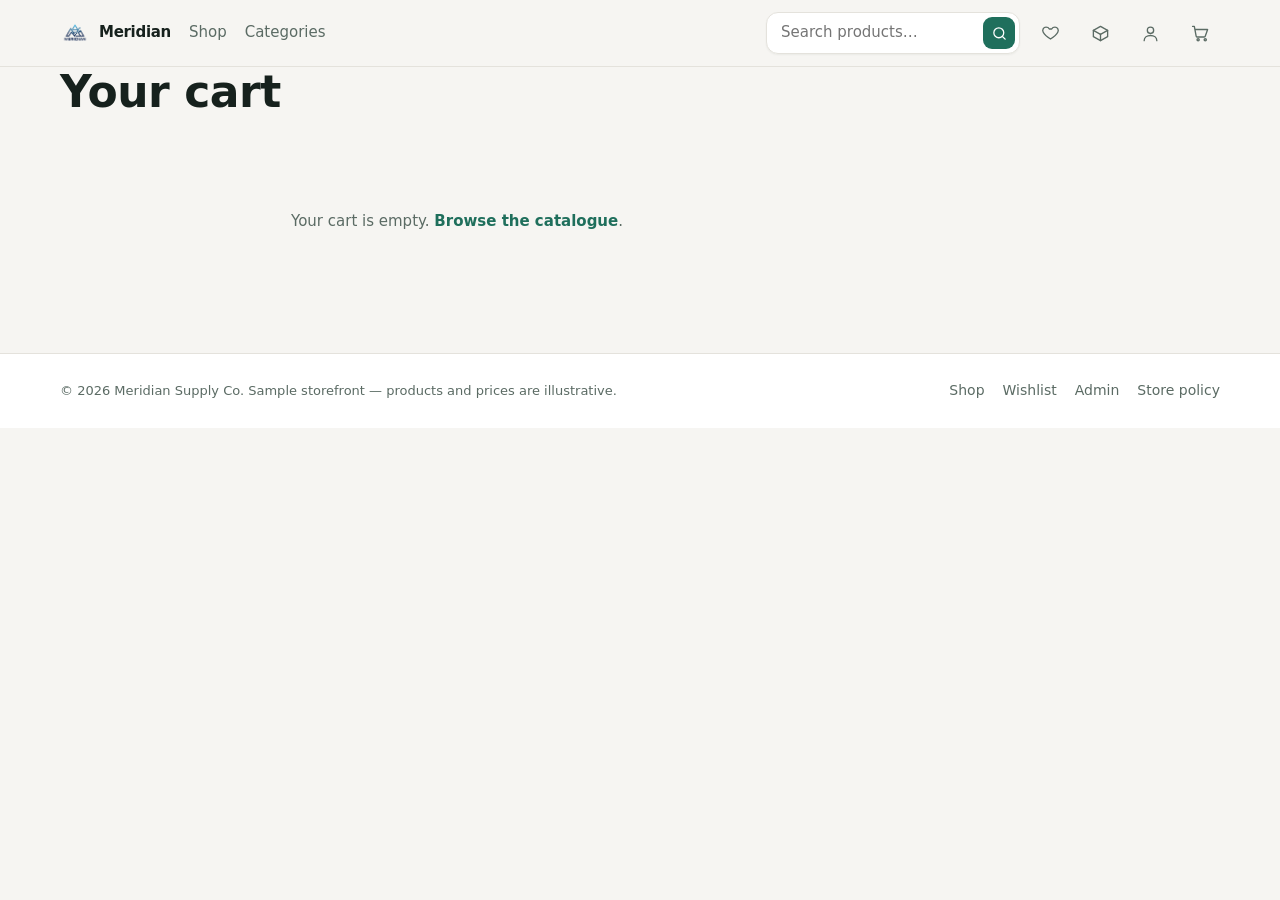
<file: html/cart.html>
<!doctype html>
<html lang="en">
<head>
  <meta charset="utf-8" />
  <meta name="viewport" content="width=device-width, initial-scale=1" />
  <title>Your cart — Meridian</title>
  <meta name="description" content="Review your cart and check out securely at Meridian." />
  <link rel="stylesheet" href="../css/styles.css" />
</head>
<body>
  <header class="site-header">
    <div class="wrap header-inner">
      <a class="brand" href="../index.html"><span class="mark">M</span><span data-store-name>Meridian</span></a>
      <nav class="main-nav" aria-label="Primary">
        <a href="../index.html">Shop</a>
        <a href="../index.html#catalogue" data-scroll>Categories</a>
      </nav>
      <div class="header-actions">
        <form class="search" role="search" action="search.html" method="get" id="search-form">
          <input type="search" id="search-input" name="q" placeholder="Search products…" aria-label="Search products" autocomplete="off" />
          <button type="submit" aria-label="Search">
            <svg width="17" height="17" viewBox="0 0 24 24" fill="none" stroke="currentColor" stroke-width="1.8" stroke-linecap="round"><circle cx="11" cy="11" r="7"/><path d="m20 20-3.5-3.5"/></svg>
          </button>
        </form>
        <a class="icon-btn" href="wishlist.html" aria-label="Wishlist">
          <svg width="19" height="19" viewBox="0 0 24 24" fill="none" stroke="currentColor" stroke-width="1.7" stroke-linecap="round" stroke-linejoin="round"><path d="M12 20s-7-4.6-9.2-8.6C1.2 8.4 3 5 6.4 5c2 0 3.4 1 4.1 2.3h3c.7-1.3 2.1-2.3 4.1-2.3 3.4 0 5.2 3.4 3.6 6.4C19 15.4 12 20 12 20Z" transform="translate(0 -1)"/></svg>
          <span class="icon-badge" data-wishlist-count data-count="0">0</span>
        </a>
        <a class="icon-btn" href="orders.html" aria-label="Your orders">
          <svg width="19" height="19" viewBox="0 0 24 24" fill="none" stroke="currentColor" stroke-width="1.7" stroke-linecap="round" stroke-linejoin="round"><path d="M21 8 12 3 3 8v8l9 5 9-5Z"/><path d="M3 8l9 5 9-5"/><path d="M12 13v8"/></svg>
        </a>
        <a class="icon-btn" href="profile.html" aria-label="Your profile">
          <svg width="19" height="19" viewBox="0 0 24 24" fill="none" stroke="currentColor" stroke-width="1.7" stroke-linecap="round" stroke-linejoin="round"><circle cx="12" cy="8" r="4"/><path d="M4 21c0-4 3.6-6.5 8-6.5s8 2.5 8 6.5"/></svg>
        </a>
        <a class="cart-link" href="cart.html" aria-label="View cart" aria-current="page">
          <svg width="18" height="18" viewBox="0 0 24 24" fill="none" stroke="currentColor" stroke-width="1.7" stroke-linecap="round" stroke-linejoin="round"><circle cx="9" cy="20" r="1.4"/><circle cx="18" cy="20" r="1.4"/><path d="M2 3h2.2l2.3 12.2a1.5 1.5 0 0 0 1.5 1.2h8.6a1.5 1.5 0 0 0 1.5-1.2L21 7H5.3"/></svg>
          <span>Cart</span>
          <span class="cart-badge" data-cart-count data-count="0">0</span>
        </a>
      </div>
    </div>
  </header>

  <main class="wrap">
    <div class="page-head"><h1>Your cart</h1></div>
    <div class="cart-layout">
      <div>
        <div class="cart-lines" id="cart-lines"></div>
        <p class="empty" id="cart-empty" hidden>Your cart is empty. <a href="../index.html" style="color:var(--accent);font-weight:600">Browse the catalogue</a>.</p>
      </div>
      <aside class="summary" id="summary" hidden>
        <h3>Summary</h3>
        <div class="sum-row"><span>Subtotal</span><span id="sum-subtotal">—</span></div>
        <div class="sum-row"><span>Shipping</span><span id="sum-shipping">—</span></div>
        <div class="sum-row total"><span>Total</span><span id="sum-total">—</span></div>
        <div class="free-ship-hint" id="free-ship-hint"></div>
        <button class="btn btn-primary checkout-btn" id="checkout">Checkout securely</button>
      </aside>
    </div>
  </main>

  <footer class="site-footer">
    <div class="wrap footer-inner">
      <div><p>© 2026 <span data-store-name>Meridian</span> Supply Co. Sample storefront — products and prices are illustrative.</p></div>
      <nav class="footer-links" aria-label="Footer">
        <a href="../index.html">Shop</a>
        <a href="wishlist.html">Wishlist</a>
        <a href="admin.html">Admin</a>
        <button type="button" data-policy-open aria-haspopup="dialog">Store policy</button>
      </nav>
    </div>
  </footer>

  <script src="../js/images.js"></script>
  <script src="../js/products.js"></script>
  <script src="../js/store.js"></script>
  <script>
    const linesEl = document.getElementById("cart-lines");
    const emptyEl = document.getElementById("cart-empty");
    const summaryEl = document.getElementById("summary");

    function esc(s) {
      return String(s == null ? "" : s).replace(/[&<>"']/g, (c) => ({ "&": "&amp;", "<": "&lt;", ">": "&gt;", '"': "&quot;", "'": "&#39;" }[c]));
    }

    function render() {
      const entries = cartEntries();
      linesEl.innerHTML = entries.map((e) => {
        const p = e.product;
        const k = e.key;
        const unit = priceOf(p);
        const minQ = productMinQty(p);
        return `
          <article class="cart-line">
            <a class="line-media" href="product.html?id=${p.id}" style="${productMediaStyle(p)}">${productMediaIcon(p)}</a>
            <div class="line-info">
              <span class="card-cat">${esc(p.category)}</span>
              <a class="line-title" href="product.html?id=${p.id}">${esc(p.name)}</a>
              ${e.variantLabel ? `<span class="line-variant">${esc(e.variantLabel)}</span>` : ""}
              <span class="muted">${money(unit)}${p.unit ? " / " + esc(p.unit) : ""} each</span>
              <div class="line-actions">
                <div class="stepper">
                  <button type="button" data-dec="${k}" aria-label="Decrease quantity">−</button>
                  <input type="number" data-qty="${k}" value="${e.quantity}" min="${minQ}" max="${MAX_QUANTITY}" aria-label="Quantity for ${esc(p.name)}" />
                  <button type="button" data-inc="${k}" aria-label="Increase quantity">+</button>
                </div>
                <button class="link-btn" data-remove="${k}">Remove</button>
              </div>
            </div>
            <div class="line-total">${money(unit * e.quantity)}</div>
          </article>`;
      }).join("");

      const has = entries.length > 0;
      emptyEl.hidden = has;
      summaryEl.hidden = !has;

      const subtotal = cartSubtotal();
      const threshold = freeShippingThreshold();
      const shipping = subtotal >= threshold ? 0 : SHIPPING_FLAT;
      document.getElementById("sum-subtotal").textContent = money(subtotal);
      document.getElementById("sum-shipping").textContent = shipping === 0 ? "Free" : money(shipping);
      document.getElementById("sum-total").textContent = money(subtotal + shipping);
      const hint = document.getElementById("free-ship-hint");
      if (shipping === 0) hint.textContent = "You've unlocked free shipping.";
      else hint.textContent = `Add ${money(threshold - subtotal)} more for free shipping.`;

      bind();
    }

    function bind() {
      linesEl.querySelectorAll("[data-inc]").forEach((b) => b.addEventListener("click", () => {
        const key = b.getAttribute("data-inc"); const cur = readCart()[key] || 0; setQty(key, cur + 1); render();
      }));
      linesEl.querySelectorAll("[data-dec]").forEach((b) => b.addEventListener("click", () => {
        const key = b.getAttribute("data-dec"); const cur = readCart()[key] || 0; setQty(key, cur - 1); render();
      }));
      linesEl.querySelectorAll("[data-remove]").forEach((b) => b.addEventListener("click", () => {
        removeFromCart(b.getAttribute("data-remove")); toast("Removed from cart"); render();
      }));
      linesEl.querySelectorAll("[data-qty]").forEach((inp) => inp.addEventListener("change", () => {
        const key = inp.getAttribute("data-qty"); let v = parseInt(inp.value, 10);
        if (!Number.isFinite(v) || v < 1) v = 1; if (v > MAX_QUANTITY) v = MAX_QUANTITY;
        setQty(key, v); render();
      }));
    }

    // Checkout collects the delivery address first; the payment page that
    // follows is where an order is actually placed.
    document.getElementById("checkout").addEventListener("click", () => {
      if (!cartEntries().length) return;
      if (!requireAccount("checkout")) return;
      location.href = "checkout-address.html";
    });

    render();
  </script>
</body>
</html>
</file>
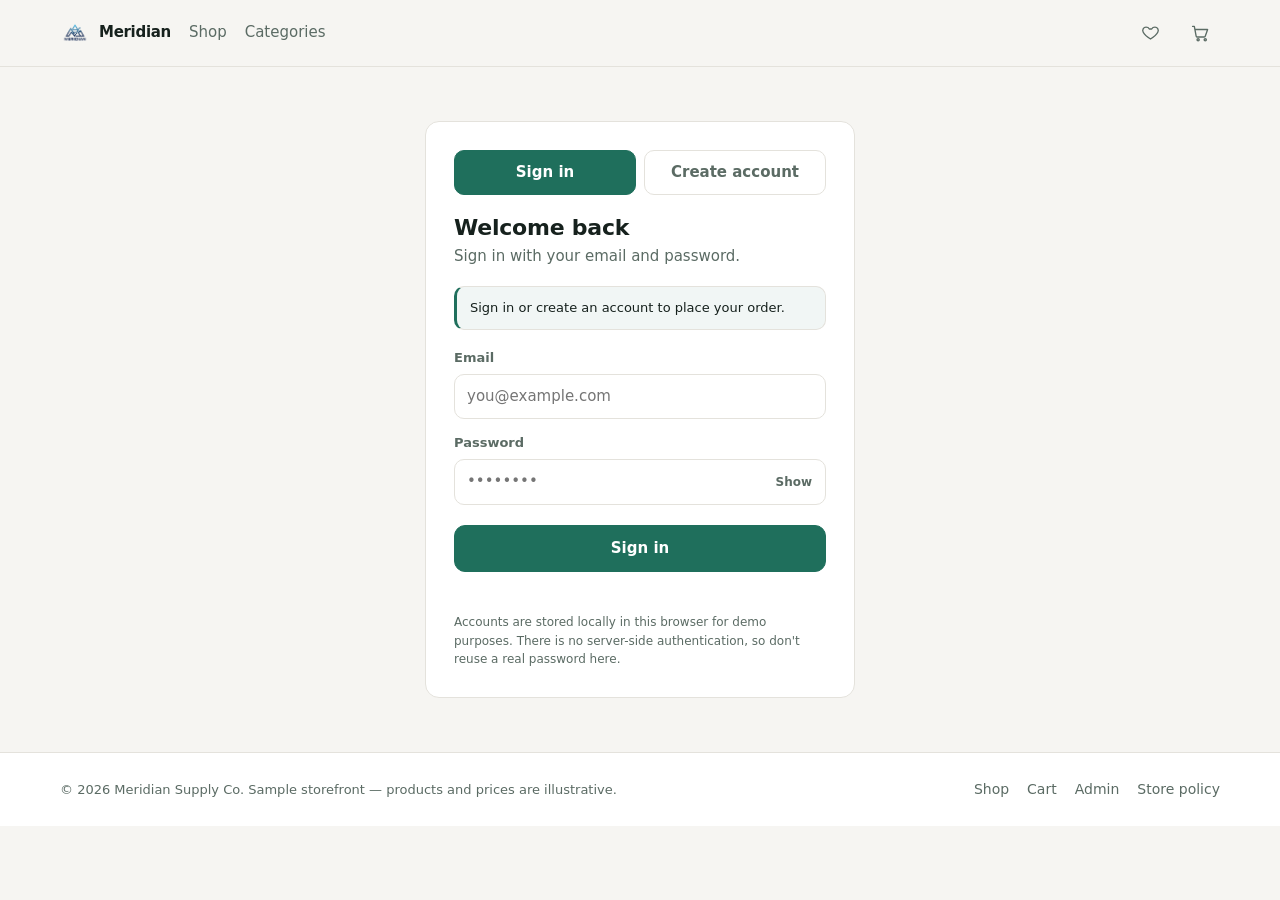
<file: html/checkout-address.html>
<!doctype html>
<html lang="en">
<head>
  <meta charset="utf-8" />
  <meta name="viewport" content="width=device-width, initial-scale=1" />
  <title>Delivery address — Meridian</title>
  <meta name="description" content="Tell Meridian where to deliver your order." />
  <meta name="robots" content="noindex" />
  <link rel="stylesheet" href="../css/styles.css" />
</head>
<body>
  <header class="site-header">
    <div class="wrap header-inner">
      <a class="brand" href="../index.html"><span class="mark">M</span><span data-store-name>Meridian</span></a>
      <nav class="main-nav" aria-label="Primary">
        <a href="../index.html">Shop</a>
        <a href="../index.html#catalogue" data-scroll>Categories</a>
      </nav>
      <div class="header-actions">
        <form class="search" role="search" action="search.html" method="get" id="search-form">
          <input type="search" id="search-input" name="q" placeholder="Search products…" aria-label="Search products" autocomplete="off" />
          <button type="submit" aria-label="Search">
            <svg width="17" height="17" viewBox="0 0 24 24" fill="none" stroke="currentColor" stroke-width="1.8" stroke-linecap="round"><circle cx="11" cy="11" r="7"/><path d="m20 20-3.5-3.5"/></svg>
          </button>
        </form>
        <a class="icon-btn" href="wishlist.html" aria-label="Wishlist">
          <svg width="19" height="19" viewBox="0 0 24 24" fill="none" stroke="currentColor" stroke-width="1.7" stroke-linecap="round" stroke-linejoin="round"><path d="M12 20s-7-4.6-9.2-8.6C1.2 8.4 3 5 6.4 5c2 0 3.4 1 4.1 2.3h3c.7-1.3 2.1-2.3 4.1-2.3 3.4 0 5.2 3.4 3.6 6.4C19 15.4 12 20 12 20Z" transform="translate(0 -1)"/></svg>
          <span class="icon-badge" data-wishlist-count data-count="0">0</span>
        </a>
        <a class="icon-btn" href="orders.html" aria-label="Your orders">
          <svg width="19" height="19" viewBox="0 0 24 24" fill="none" stroke="currentColor" stroke-width="1.7" stroke-linecap="round" stroke-linejoin="round"><path d="M21 8 12 3 3 8v8l9 5 9-5Z"/><path d="M3 8l9 5 9-5"/><path d="M12 13v8"/></svg>
        </a>
        <a class="icon-btn" href="profile.html" aria-label="Your profile">
          <svg width="19" height="19" viewBox="0 0 24 24" fill="none" stroke="currentColor" stroke-width="1.7" stroke-linecap="round" stroke-linejoin="round"><circle cx="12" cy="8" r="4"/><path d="M4 21c0-4 3.6-6.5 8-6.5s8 2.5 8 6.5"/></svg>
        </a>
        <a class="cart-link" href="cart.html" aria-label="View cart">
          <svg width="18" height="18" viewBox="0 0 24 24" fill="none" stroke="currentColor" stroke-width="1.7" stroke-linecap="round" stroke-linejoin="round"><circle cx="9" cy="20" r="1.4"/><circle cx="18" cy="20" r="1.4"/><path d="M2 3h2.2l2.3 12.2a1.5 1.5 0 0 0 1.5 1.2h8.6a1.5 1.5 0 0 0 1.5-1.2L21 7H5.3"/></svg>
          <span>Cart</span>
          <span class="cart-badge" data-cart-count data-count="0">0</span>
        </a>
      </div>
    </div>
  </header>

  <main class="wrap">
    <div class="checkout-card">
      <div class="page-head"><h1>Delivery address</h1><p>Where should we send this order?</p></div>

      <div class="panel" id="addr-panel">
        <div class="notice info lead" id="saved-note" hidden>Your saved address is filled in below — change anything you need.</div>
        <form id="addr-form" novalidate>
          <div class="field">
            <label for="a-name">Full name</label>
            <input id="a-name" type="text" placeholder="e.g. Alex Sharma" autocomplete="name" />
          </div>
          <div class="field">
            <label for="a-street">Street or flat name</label>
            <input id="a-street" type="text" placeholder="e.g. 12 Lake Road, Apartment 3B" autocomplete="address-line1" />
          </div>
          <div class="grid-2">
            <div class="field">
              <label for="a-city">Village or city</label>
              <input id="a-city" type="text" placeholder="e.g. Kolkata" autocomplete="address-level2" />
            </div>
            <div class="field">
              <label for="a-state">State</label>
              <input id="a-state" type="text" placeholder="e.g. West Bengal" autocomplete="address-level1" />
            </div>
            <div class="field">
              <label for="a-country">Country</label>
              <input id="a-country" type="text" placeholder="e.g. India" autocomplete="country-name" />
            </div>
            <div class="field">
              <label for="a-pin">PIN code</label>
              <input id="a-pin" type="text" inputmode="numeric" maxlength="10" placeholder="e.g. 700001" autocomplete="postal-code" />
            </div>
          </div>
          <p class="form-error" id="addr-error" role="alert"></p>
          <div class="checkout-actions">
            <button class="btn btn-primary" id="addr-save" type="submit">Save and continue</button>
            <a class="btn btn-outline" href="cart.html">Back to cart</a>
          </div>
          <p class="hint" style="margin-top:12px">We'll save this address and fill it in automatically the next time you order.</p>
        </form>
      </div>

      <p class="empty" id="addr-empty" hidden>Your cart is empty. <a href="../index.html" style="color:var(--accent);font-weight:600">Browse the catalogue</a>.</p>
    </div>
  </main>

  <footer class="site-footer">
    <div class="wrap footer-inner">
      <div><p>© 2026 <span data-store-name>Meridian</span> Supply Co. Sample storefront — products and prices are illustrative.</p></div>
      <nav class="footer-links" aria-label="Footer">
        <a href="../index.html">Shop</a>
        <a href="cart.html">Cart</a>
        <a href="admin.html">Admin</a>
        <button type="button" data-policy-open aria-haspopup="dialog">Store policy</button>
      </nav>
    </div>
  </footer>

  <script src="../js/images.js"></script>
  <script src="../js/products.js"></script>
  <script src="../js/store.js"></script>
  <script>
    const FIELDS = { name: "a-name", street: "a-street", city: "a-city", state: "a-state", country: "a-country", pin: "a-pin" };
    const LABELS = { name: "full name", street: "street or flat name", city: "village or city", state: "state", country: "country", pin: "PIN code" };
    const form = document.getElementById("addr-form");
    const errEl = document.getElementById("addr-error");
    const pinEl = document.getElementById("a-pin");

    function fieldValue(f) { return document.getElementById(FIELDS[f]).value; }

    // The address is saved against an account, and there is nothing to deliver
    // without a cart, so both are settled before the form is shown.
    if (!requireAccount("checkout")) {
      document.getElementById("addr-panel").hidden = true;
    } else if (!cartEntries().length) {
      document.getElementById("addr-panel").hidden = true;
      document.getElementById("addr-empty").hidden = false;
    } else {
      const saved = getSavedAddress();
      const acc = currentAccount();
      const seed = saved || { name: (acc && acc.name) || "", country: "India" };
      Object.keys(FIELDS).forEach((f) => { document.getElementById(FIELDS[f]).value = seed[f] || ""; });
      document.getElementById("saved-note").hidden = !saved;
      if (!saved) document.getElementById("a-name").focus();
    }

    pinEl.addEventListener("input", () => { pinEl.value = pinEl.value.replace(/\D/g, "").slice(0, 10); });

    form.addEventListener("submit", (e) => {
      e.preventDefault();
      errEl.textContent = "";
      const a = {};
      Object.keys(FIELDS).forEach((f) => { a[f] = fieldValue(f); });
      const n = normalizeAddress(a);
      const missing = Object.keys(FIELDS).filter((f) => !n[f]);
      if (missing.length) {
        errEl.textContent = "Enter your " + missing.map((f) => LABELS[f]).join(", ") + ".";
        document.getElementById(FIELDS[missing[0]]).focus();
        return;
      }
      if (!/^\d{4,10}$/.test(n.pin)) {
        errEl.textContent = "Enter a PIN code of 4 to 10 digits.";
        pinEl.focus();
        return;
      }
      saveAddress(n);
      toast("Delivery address saved");
      location.href = "checkout-payment.html";
    });
  </script>
</body>
</html>
</file>
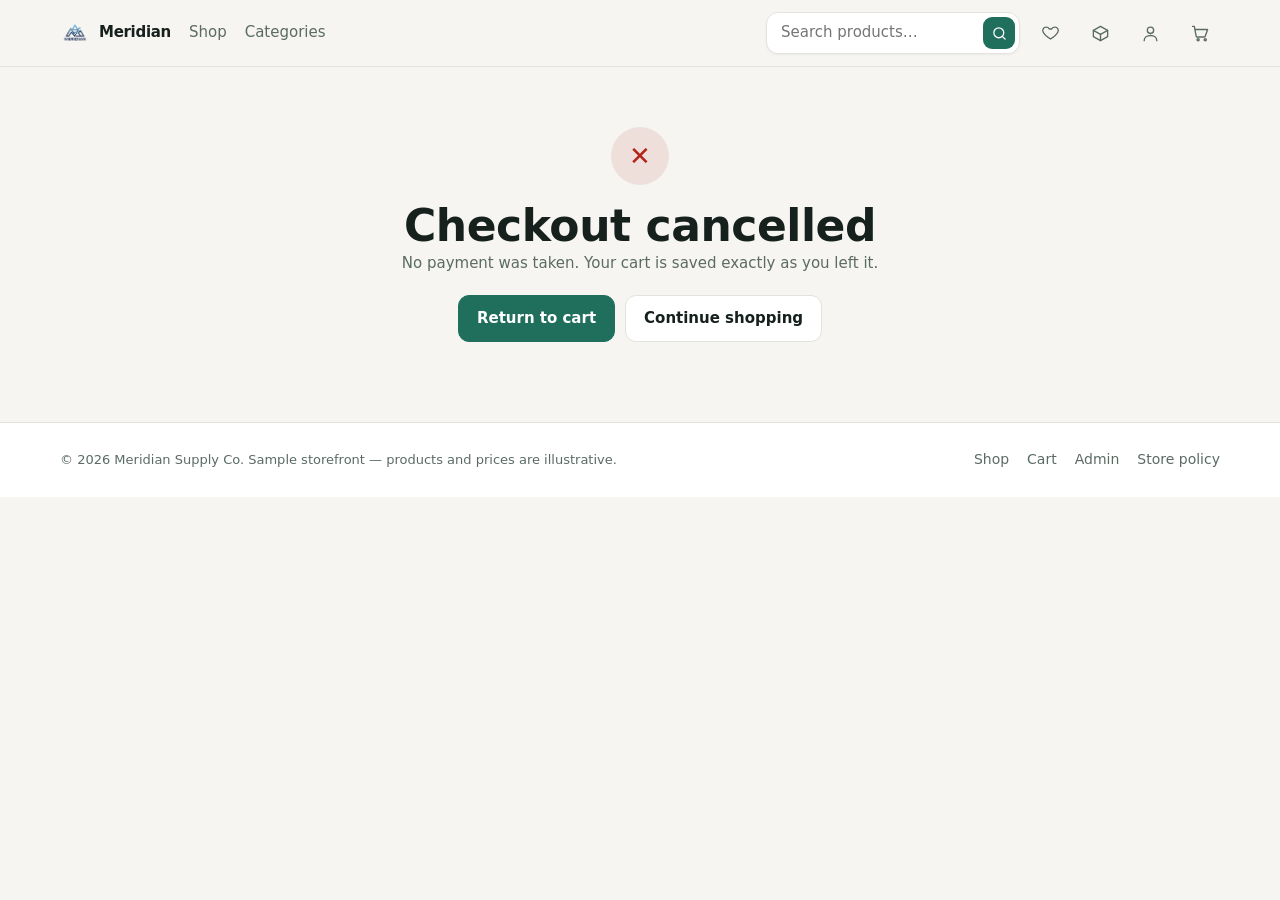
<file: html/checkout-cancel.html>
<!doctype html>
<html lang="en">
<head>
  <meta charset="utf-8" />
  <meta name="viewport" content="width=device-width, initial-scale=1" />
  <title>Checkout cancelled — Meridian</title>
  <meta name="description" content="Your checkout was cancelled at Meridian." />
  <meta name="robots" content="noindex" />
  <link rel="stylesheet" href="../css/styles.css" />
</head>
<body>
  <header class="site-header">
    <div class="wrap header-inner">
      <a class="brand" href="../index.html"><span class="mark">M</span><span data-store-name>Meridian</span></a>
      <nav class="main-nav" aria-label="Primary">
        <a href="../index.html">Shop</a>
        <a href="../index.html#catalogue" data-scroll>Categories</a>
      </nav>
      <div class="header-actions">
        <form class="search" role="search" action="search.html" method="get" id="search-form">
          <input type="search" id="search-input" name="q" placeholder="Search products…" aria-label="Search products" autocomplete="off" />
          <button type="submit" aria-label="Search">
            <svg width="17" height="17" viewBox="0 0 24 24" fill="none" stroke="currentColor" stroke-width="1.8" stroke-linecap="round"><circle cx="11" cy="11" r="7"/><path d="m20 20-3.5-3.5"/></svg>
          </button>
        </form>
        <a class="icon-btn" href="wishlist.html" aria-label="Wishlist">
          <svg width="19" height="19" viewBox="0 0 24 24" fill="none" stroke="currentColor" stroke-width="1.7" stroke-linecap="round" stroke-linejoin="round"><path d="M12 20s-7-4.6-9.2-8.6C1.2 8.4 3 5 6.4 5c2 0 3.4 1 4.1 2.3h3c.7-1.3 2.1-2.3 4.1-2.3 3.4 0 5.2 3.4 3.6 6.4C19 15.4 12 20 12 20Z" transform="translate(0 -1)"/></svg>
          <span class="icon-badge" data-wishlist-count data-count="0">0</span>
        </a>
        <a class="icon-btn" href="orders.html" aria-label="Your orders">
          <svg width="19" height="19" viewBox="0 0 24 24" fill="none" stroke="currentColor" stroke-width="1.7" stroke-linecap="round" stroke-linejoin="round"><path d="M21 8 12 3 3 8v8l9 5 9-5Z"/><path d="M3 8l9 5 9-5"/><path d="M12 13v8"/></svg>
        </a>
        <a class="icon-btn" href="profile.html" aria-label="Your profile">
          <svg width="19" height="19" viewBox="0 0 24 24" fill="none" stroke="currentColor" stroke-width="1.7" stroke-linecap="round" stroke-linejoin="round"><circle cx="12" cy="8" r="4"/><path d="M4 21c0-4 3.6-6.5 8-6.5s8 2.5 8 6.5"/></svg>
        </a>
        <a class="cart-link" href="cart.html" aria-label="View cart">
          <svg width="18" height="18" viewBox="0 0 24 24" fill="none" stroke="currentColor" stroke-width="1.7" stroke-linecap="round" stroke-linejoin="round"><circle cx="9" cy="20" r="1.4"/><circle cx="18" cy="20" r="1.4"/><path d="M2 3h2.2l2.3 12.2a1.5 1.5 0 0 0 1.5 1.2h8.6a1.5 1.5 0 0 0 1.5-1.2L21 7H5.3"/></svg>
          <span>Cart</span>
          <span class="cart-badge" data-cart-count data-count="0">0</span>
        </a>
      </div>
    </div>
  </header>

  <main class="wrap">
    <div class="result-hero">
      <div class="mark" style="background:rgba(180,35,24,.1);color:var(--danger)">✕</div>
      <h1>Checkout cancelled</h1>
      <p class="muted">No payment was taken. Your cart is saved exactly as you left it.</p>
      <p style="margin-top:20px;display:flex;gap:10px;justify-content:center;flex-wrap:wrap">
        <a class="btn btn-primary" href="cart.html">Return to cart</a>
        <a class="btn btn-outline" href="../index.html">Continue shopping</a>
      </p>
    </div>
  </main>

  <footer class="site-footer">
    <div class="wrap footer-inner">
      <div><p>© 2026 <span data-store-name>Meridian</span> Supply Co. Sample storefront — products and prices are illustrative.</p></div>
      <nav class="footer-links" aria-label="Footer">
        <a href="../index.html">Shop</a>
        <a href="cart.html">Cart</a>
        <a href="admin.html">Admin</a>
        <button type="button" data-policy-open aria-haspopup="dialog">Store policy</button>
      </nav>
    </div>
  </footer>

  <script src="../js/images.js"></script>
  <script src="../js/products.js"></script>
  <script src="../js/store.js"></script>
</body>
</html>
</file>
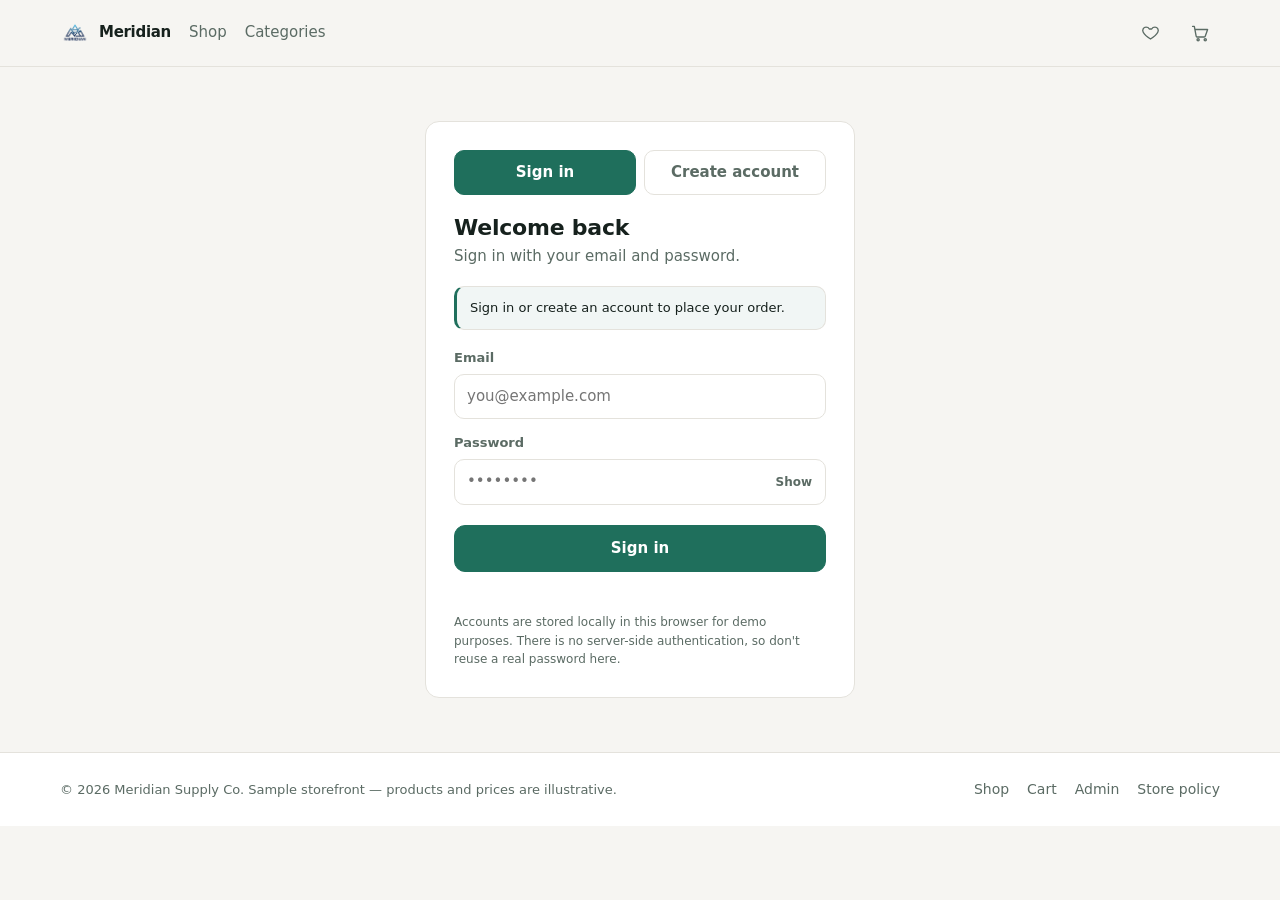
<file: html/checkout-payment.html>
<!doctype html>
<html lang="en">
<head>
  <meta charset="utf-8" />
  <meta name="viewport" content="width=device-width, initial-scale=1" />
  <title>Payment — Meridian</title>
  <meta name="description" content="Choose how to pay for your Meridian order." />
  <meta name="robots" content="noindex" />
  <link rel="stylesheet" href="../css/styles.css" />
</head>
<body>
  <header class="site-header">
    <div class="wrap header-inner">
      <a class="brand" href="../index.html"><span class="mark">M</span><span data-store-name>Meridian</span></a>
      <nav class="main-nav" aria-label="Primary">
        <a href="../index.html">Shop</a>
        <a href="../index.html#catalogue" data-scroll>Categories</a>
      </nav>
      <div class="header-actions">
        <form class="search" role="search" action="search.html" method="get" id="search-form">
          <input type="search" id="search-input" name="q" placeholder="Search products…" aria-label="Search products" autocomplete="off" />
          <button type="submit" aria-label="Search">
            <svg width="17" height="17" viewBox="0 0 24 24" fill="none" stroke="currentColor" stroke-width="1.8" stroke-linecap="round"><circle cx="11" cy="11" r="7"/><path d="m20 20-3.5-3.5"/></svg>
          </button>
        </form>
        <a class="icon-btn" href="wishlist.html" aria-label="Wishlist">
          <svg width="19" height="19" viewBox="0 0 24 24" fill="none" stroke="currentColor" stroke-width="1.7" stroke-linecap="round" stroke-linejoin="round"><path d="M12 20s-7-4.6-9.2-8.6C1.2 8.4 3 5 6.4 5c2 0 3.4 1 4.1 2.3h3c.7-1.3 2.1-2.3 4.1-2.3 3.4 0 5.2 3.4 3.6 6.4C19 15.4 12 20 12 20Z" transform="translate(0 -1)"/></svg>
          <span class="icon-badge" data-wishlist-count data-count="0">0</span>
        </a>
        <a class="icon-btn" href="orders.html" aria-label="Your orders">
          <svg width="19" height="19" viewBox="0 0 24 24" fill="none" stroke="currentColor" stroke-width="1.7" stroke-linecap="round" stroke-linejoin="round"><path d="M21 8 12 3 3 8v8l9 5 9-5Z"/><path d="M3 8l9 5 9-5"/><path d="M12 13v8"/></svg>
        </a>
        <a class="icon-btn" href="profile.html" aria-label="Your profile">
          <svg width="19" height="19" viewBox="0 0 24 24" fill="none" stroke="currentColor" stroke-width="1.7" stroke-linecap="round" stroke-linejoin="round"><circle cx="12" cy="8" r="4"/><path d="M4 21c0-4 3.6-6.5 8-6.5s8 2.5 8 6.5"/></svg>
        </a>
        <a class="cart-link" href="cart.html" aria-label="View cart">
          <svg width="18" height="18" viewBox="0 0 24 24" fill="none" stroke="currentColor" stroke-width="1.7" stroke-linecap="round" stroke-linejoin="round"><circle cx="9" cy="20" r="1.4"/><circle cx="18" cy="20" r="1.4"/><path d="M2 3h2.2l2.3 12.2a1.5 1.5 0 0 0 1.5 1.2h8.6a1.5 1.5 0 0 0 1.5-1.2L21 7H5.3"/></svg>
          <span>Cart</span>
          <span class="cart-badge" data-cart-count data-count="0">0</span>
        </a>
      </div>
    </div>
  </header>

  <main class="wrap">
    <div class="checkout-card">
      <div class="page-head"><h1>Payment</h1><p>Choose how you'd like to pay for this order.</p></div>

      <div id="pay-panel">
        <section class="panel">
          <div class="panel-row">
            <div>
              <span class="attr-label">Deliver to</span>
              <div class="addr-name" id="pay-name"></div>
              <div class="addr-lines" id="pay-address"></div>
            </div>
            <a class="btn btn-outline" href="checkout-address.html">Change</a>
          </div>
        </section>

        <section class="panel" style="margin-top:14px">
          <span class="attr-label">Payment method</span>
          <div class="pay-opts" id="pay-opts"></div>

          <div class="sum-row"><span>Subtotal</span><span id="sum-subtotal">—</span></div>
          <div class="sum-row"><span>Shipping</span><span id="sum-shipping">—</span></div>
          <div class="sum-row total"><span>Total</span><span id="sum-total">—</span></div>

          <button class="btn btn-primary order-now" id="order-now" type="button">Order Now</button>
          <div id="pay-notice"></div>
        </section>
      </div>

      <p class="empty" id="pay-empty" hidden>Your cart is empty. <a href="../index.html" style="color:var(--accent);font-weight:600">Browse the catalogue</a>.</p>
    </div>
  </main>

  <footer class="site-footer">
    <div class="wrap footer-inner">
      <div><p>© 2026 <span data-store-name>Meridian</span> Supply Co. Sample storefront — products and prices are illustrative.</p></div>
      <nav class="footer-links" aria-label="Footer">
        <a href="../index.html">Shop</a>
        <a href="cart.html">Cart</a>
        <a href="admin.html">Admin</a>
        <button type="button" data-policy-open aria-haspopup="dialog">Store policy</button>
      </nav>
    </div>
  </footer>

  <script src="../js/images.js"></script>
  <script src="../js/products.js"></script>
  <script src="../js/store.js"></script>
  <script>
    const CHECKOUT_URL = "/functions/v1/app/create-checkout-session";
    const RAZORPAY_ORDER_URL = "/functions/v1/app/create-razorpay-order";
    const RAZORPAY_VERIFY_URL = "/functions/v1/app/verify-razorpay-payment";
    const RAZORPAY_SCRIPT = "https://checkout.razorpay.com/v1/checkout.js";
    const panelEl = document.getElementById("pay-panel");
    const emptyEl = document.getElementById("pay-empty");
    const noticeEl = document.getElementById("pay-notice");

    function esc(s) {
      return String(s == null ? "" : s).replace(/[&<>"']/g, (c) => ({ "&": "&amp;", "<": "&lt;", ">": "&gt;", '"': "&quot;", "'": "&#39;" }[c]));
    }

    // Cash on Delivery is always on offer; every gateway the admin enabled in
    // the Payments tab adds its own UPI option, preferred gateway first.
    const gateways = upiOptions();
    document.getElementById("pay-opts").innerHTML =
      `<label class="pay-opt" for="pm-cod">
        <input type="radio" name="pm" id="pm-cod" value="cod" checked />
        <span class="pay-opt-text">
          <span class="pay-opt-name">Cash on Delivery</span>
          <span class="pay-opt-note">Pay in cash when your order arrives.</span>
        </span>
      </label>` +
      gateways.map((g) =>
        `<label class="pay-opt" for="pm-upi-${esc(g.id)}">
          <input type="radio" name="pm" id="pm-upi-${esc(g.id)}" value="upi:${esc(g.id)}" />
          <span class="pay-opt-text">
            <span class="pay-opt-name">${gateways.length > 1 ? `Pay by UPI — ${esc(g.label)}` : "Pay by UPI"}</span>
            <span class="pay-opt-note">Approve the payment in your UPI app on ${esc(g.label)}'s secure page.</span>
          </span>
        </label>`).join("");

    let address = null;

    // Nothing to pay for without a cart, and nothing to deliver without an
    // address — the address page collects it.
    if (!requireAccount("checkout")) {
      panelEl.hidden = true;
    } else if (!cartEntries().length) {
      panelEl.hidden = true;
      emptyEl.hidden = false;
    } else {
      address = getSavedAddress();
      if (!addressComplete(address)) location.replace("checkout-address.html");
      document.getElementById("pay-name").textContent = address.name;
      document.getElementById("pay-address").innerHTML = addressLines(address).map((l) => esc(l)).join("<br>");

      const subtotal = cartSubtotal();
      const shipping = subtotal >= freeShippingThreshold() ? 0 : SHIPPING_FLAT;
      document.getElementById("sum-subtotal").textContent = money(subtotal);
      document.getElementById("sum-shipping").textContent = shipping === 0 ? "Free" : money(shipping);
      document.getElementById("sum-total").textContent = money(subtotal + shipping);
    }

    function warn(msg) {
      noticeEl.innerHTML = `<div class="notice warn">${esc(msg)}</div>`;
    }
    // The gateway pricing the function trusts, aggregated by base product id.
    function cartItems() {
      const agg = new Map();
      cartEntries().forEach((e) => {
        const id = e.product.id;
        agg.set(id, Math.min(MAX_QUANTITY, (agg.get(id) || 0) + e.quantity));
      });
      return Array.from(agg, ([id, quantity]) => ({ id, quantity }));
    }
    function notConfiguredMessage(g) {
      return g.id === "razorpay"
        ? `Razorpay isn't configured on this site yet. Add ${g.secretEnv} and RAZORPAY_KEY_ID in Sites Settings, or choose another payment method.`
        : `UPI through ${g.label} isn't configured on this site yet. Add ${g.secretEnv} in Sites Settings, or choose another payment method.`;
    }

    let rzpLoading = null;
    function loadRazorpay() {
      if (window.Razorpay) return Promise.resolve();
      if (!rzpLoading) {
        rzpLoading = new Promise((resolve, reject) => {
          const s = document.createElement("script");
          s.src = RAZORPAY_SCRIPT;
          s.async = true;
          s.onload = () => resolve();
          s.onerror = () => { rzpLoading = null; reject(new Error("script_failed")); };
          document.head.appendChild(s);
        });
      }
      return rzpLoading;
    }

    async function postJSON(url, payload) {
      const res = await fetch(url, {
        method: "POST",
        headers: { "Content-Type": "application/json" },
        credentials: "same-origin",
        body: JSON.stringify(payload),
      });
      return { res, data: await res.json().catch(() => ({})) };
    }

    // Stripe collects UPI on its own hosted page: create the session here, then
    // hand over. It redirects back to checkout-success / checkout-cancel.
    async function payWithStripe(g, btn) {
      btn.disabled = true; btn.textContent = "Redirecting…";
      try {
        const { res, data } = await postJSON(CHECKOUT_URL, { items: cartItems(), method: "upi", provider: g.id });
        if (res.ok && data.ok && data.url) { location.href = data.url; return; }
        warn(data.code === "service_not_configured" ? notConfiguredMessage(g) : (data.message || `Couldn't start the ${g.label} payment. Please try again.`));
      } catch {
        warn(`Couldn't reach ${g.label}. Check your connection, or pay by Cash on Delivery.`);
      } finally {
        btn.disabled = false; btn.textContent = "Order Now";
      }
    }

    // Razorpay collects UPI in its popup: the function creates and prices the
    // order, the popup collects the payment, then the signature is verified
    // server-side before the order is recorded.
    async function payWithRazorpay(g, btn) {
      btn.disabled = true; btn.textContent = "Loading…";
      try {
        const { res, data } = await postJSON(RAZORPAY_ORDER_URL, { items: cartItems() });
        if (!res.ok || !data.ok || !data.orderId) {
          warn(data.code === "service_not_configured" ? notConfiguredMessage(g) : (data.message || `Couldn't start the ${g.label} payment. Please try again.`));
          return;
        }
        await loadRazorpay();
        const acc = currentAccount();
        btn.textContent = "Waiting for approval…";
        const rzp = new window.Razorpay({
          key: data.keyId,
          amount: data.amount,
          currency: data.currency,
          name: getCatalogSettings().storeName,
          description: "Order payment",
          order_id: data.orderId,
          // UPI only — the rest of the gateway's methods stay off the popup.
          config: {
            display: {
              blocks: { upi: { name: "Pay by UPI", instruments: [{ method: "upi" }] } },
              sequence: ["block.upi"],
              preferences: { show_default_blocks: false },
            },
          },
          prefill: {
            name: (address && address.name) || (acc && acc.name) || "",
            email: (acc && acc.email) || "",
          },
          theme: { color: getComputedStyle(document.documentElement).getPropertyValue("--accent").trim() || "#1f6f5c" },
          handler: async (resp) => {
            btn.textContent = "Verifying…";
            try {
              const v = await postJSON(RAZORPAY_VERIFY_URL, resp);
              if (v.res.ok && v.data.ok) {
                location.href = `checkout-success.html?method=upi&provider=razorpay&session_id=${encodeURIComponent(resp.razorpay_payment_id || "")}`;
                return;
              }
              warn(v.data.message || "The payment couldn't be verified. If money left your account, contact support with your UPI reference.");
            } catch {
              warn("The payment couldn't be verified. If money left your account, contact support with your UPI reference.");
            } finally {
              btn.disabled = false; btn.textContent = "Order Now";
            }
          },
          modal: {
            ondismiss: () => {
              warn("The UPI payment was closed before it was approved. No money has been taken.");
              btn.disabled = false; btn.textContent = "Order Now";
            },
          },
        });
        rzp.on("payment.failed", (e) => {
          warn((e && e.error && e.error.description) || "The UPI payment failed. Please try again or pay by Cash on Delivery.");
          btn.disabled = false; btn.textContent = "Order Now";
        });
        rzp.open();
      } catch {
        warn(`Couldn't load ${g.label}'s checkout. Check your connection, or pay by Cash on Delivery.`);
      } finally {
        if (btn.textContent === "Loading…") { btn.disabled = false; btn.textContent = "Order Now"; }
      }
    }

    document.getElementById("order-now").addEventListener("click", (ev) => {
      const btn = ev.currentTarget;
      noticeEl.innerHTML = "";
      const checked = document.querySelector('input[name="pm"]:checked');
      const value = checked ? checked.value : "cod";
      if (value === "cod") { location.href = "checkout-success.html?method=cod"; return; }
      const g = paymentProvider(value.slice(4));
      if (!g) { warn("That payment method is no longer available. Please choose another."); return; }
      if (g.id === "razorpay") payWithRazorpay(g, btn);
      else payWithStripe(g, btn);
    });
  </script>
</body>
</html>
</file>
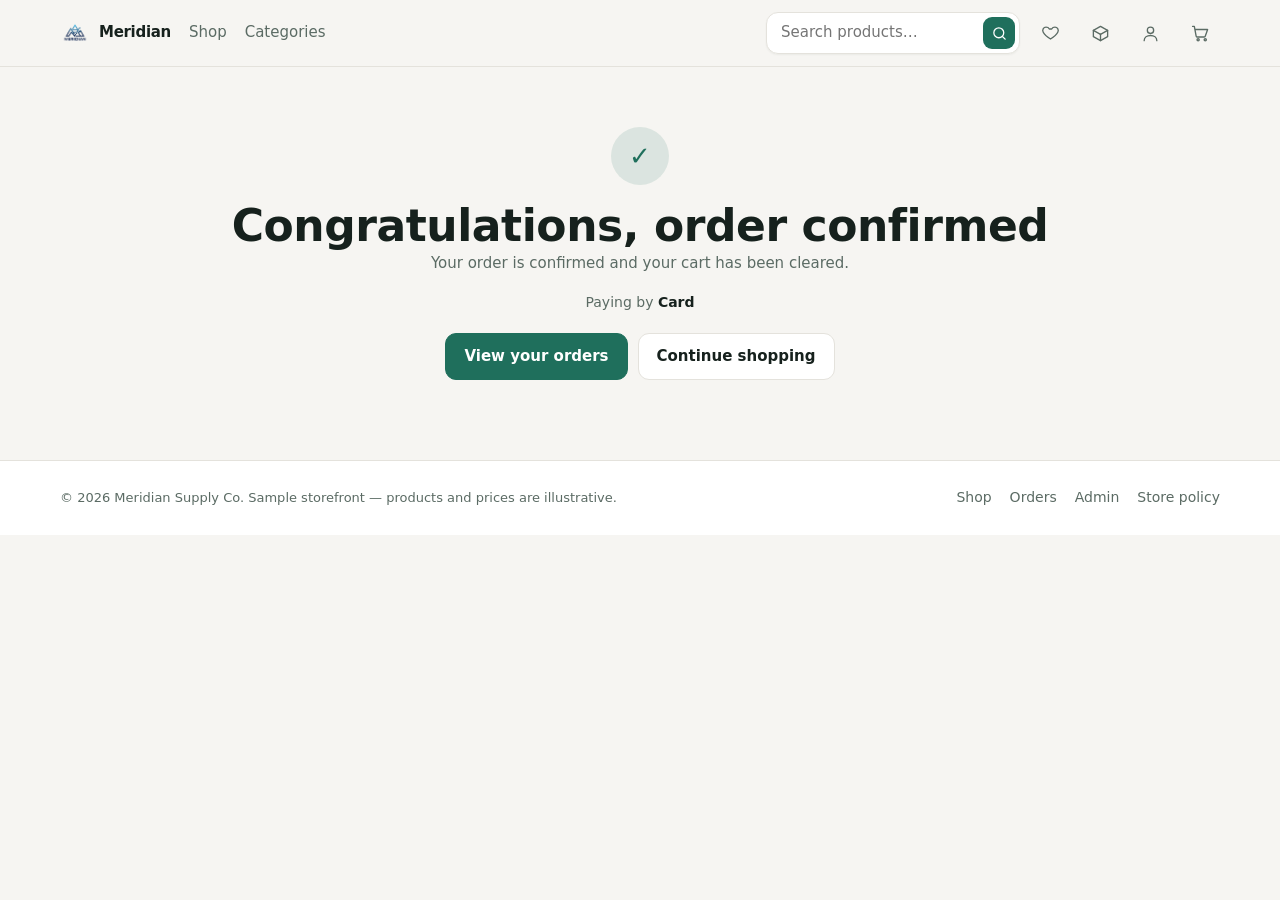
<file: html/checkout-success.html>
<!doctype html>
<html lang="en">
<head>
  <meta charset="utf-8" />
  <meta name="viewport" content="width=device-width, initial-scale=1" />
  <title>Order confirmed — Meridian</title>
  <meta name="description" content="Thanks for your order at Meridian." />
  <meta name="robots" content="noindex" />
  <link rel="stylesheet" href="../css/styles.css" />
</head>
<body>
  <header class="site-header">
    <div class="wrap header-inner">
      <a class="brand" href="../index.html"><span class="mark">M</span><span data-store-name>Meridian</span></a>
      <nav class="main-nav" aria-label="Primary">
        <a href="../index.html">Shop</a>
        <a href="../index.html#catalogue" data-scroll>Categories</a>
      </nav>
      <div class="header-actions">
        <form class="search" role="search" action="search.html" method="get" id="search-form">
          <input type="search" id="search-input" name="q" placeholder="Search products…" aria-label="Search products" autocomplete="off" />
          <button type="submit" aria-label="Search">
            <svg width="17" height="17" viewBox="0 0 24 24" fill="none" stroke="currentColor" stroke-width="1.8" stroke-linecap="round"><circle cx="11" cy="11" r="7"/><path d="m20 20-3.5-3.5"/></svg>
          </button>
        </form>
        <a class="icon-btn" href="wishlist.html" aria-label="Wishlist">
          <svg width="19" height="19" viewBox="0 0 24 24" fill="none" stroke="currentColor" stroke-width="1.7" stroke-linecap="round" stroke-linejoin="round"><path d="M12 20s-7-4.6-9.2-8.6C1.2 8.4 3 5 6.4 5c2 0 3.4 1 4.1 2.3h3c.7-1.3 2.1-2.3 4.1-2.3 3.4 0 5.2 3.4 3.6 6.4C19 15.4 12 20 12 20Z" transform="translate(0 -1)"/></svg>
          <span class="icon-badge" data-wishlist-count data-count="0">0</span>
        </a>
        <a class="icon-btn" href="orders.html" aria-label="Your orders">
          <svg width="19" height="19" viewBox="0 0 24 24" fill="none" stroke="currentColor" stroke-width="1.7" stroke-linecap="round" stroke-linejoin="round"><path d="M21 8 12 3 3 8v8l9 5 9-5Z"/><path d="M3 8l9 5 9-5"/><path d="M12 13v8"/></svg>
        </a>
        <a class="icon-btn" href="profile.html" aria-label="Your profile">
          <svg width="19" height="19" viewBox="0 0 24 24" fill="none" stroke="currentColor" stroke-width="1.7" stroke-linecap="round" stroke-linejoin="round"><circle cx="12" cy="8" r="4"/><path d="M4 21c0-4 3.6-6.5 8-6.5s8 2.5 8 6.5"/></svg>
        </a>
        <a class="cart-link" href="cart.html" aria-label="View cart">
          <svg width="18" height="18" viewBox="0 0 24 24" fill="none" stroke="currentColor" stroke-width="1.7" stroke-linecap="round" stroke-linejoin="round"><circle cx="9" cy="20" r="1.4"/><circle cx="18" cy="20" r="1.4"/><path d="M2 3h2.2l2.3 12.2a1.5 1.5 0 0 0 1.5 1.2h8.6a1.5 1.5 0 0 0 1.5-1.2L21 7H5.3"/></svg>
          <span>Cart</span>
          <span class="cart-badge" data-cart-count data-count="0">0</span>
        </a>
      </div>
    </div>
  </header>

  <main class="wrap">
    <div class="result-hero">
      <div class="mark">✓</div>
      <h1>Congratulations, order confirmed</h1>
      <p class="muted" id="session-line">Your order is confirmed and your cart has been cleared.</p>
      <div class="confirm-lines" id="confirm-details"></div>
      <p style="margin-top:20px;display:flex;gap:10px;justify-content:center;flex-wrap:wrap">
        <a class="btn btn-primary" href="orders.html">View your orders</a>
        <a class="btn btn-outline" href="../index.html">Continue shopping</a>
      </p>
    </div>
  </main>

  <footer class="site-footer">
    <div class="wrap footer-inner">
      <div><p>© 2026 <span data-store-name>Meridian</span> Supply Co. Sample storefront — products and prices are illustrative.</p></div>
      <nav class="footer-links" aria-label="Footer">
        <a href="../index.html">Shop</a>
        <a href="orders.html">Orders</a>
        <a href="admin.html">Admin</a>
        <button type="button" data-policy-open aria-haspopup="dialog">Store policy</button>
      </nav>
    </div>
  </footer>

  <script src="../js/images.js"></script>
  <script src="../js/products.js"></script>
  <script src="../js/store.js"></script>
  <script>
    function esc(s) { return String(s == null ? "" : s).replace(/[&<>"']/g, (c) => ({ "&": "&amp;", "<": "&lt;", ">": "&gt;", '"': "&quot;", "'": "&#39;" }[c])); }
    const params = new URLSearchParams(location.search);
    const sessionId = (params.get("session_id") || "").trim();
    // "cod" is placed here; "upi" comes back from the payment partner's page.
    // Anything else arrived from a card session created before UPI existed.
    const requested = params.get("method");
    const method = requested === "cod" || requested === "upi" ? requested : "card";
    // Which gateway collected a UPI payment, so the order can say so.
    const gatewayProvider = method === "upi" ? paymentProvider(params.get("provider")) : null;
    const gateway = gatewayProvider ? gatewayProvider.label : "";
    const address = getSavedAddress();

    // Snapshot the cart into local order history, then clear it.
    (function recordOrder() {
      const entries = cartEntries();
      if (!entries.length) return;
      const subtotal = cartSubtotal();
      const shipping = subtotal >= freeShippingThreshold() ? 0 : SHIPPING_FLAT;
      const acc = currentAccount();
      addOrder({
        id: sessionId ? "Order " + sessionId.slice(0, 12) : "Order " + Date.now().toString(36),
        sessionId: sessionId || undefined,
        ts: Date.now(),
        date: new Date().toLocaleString("en-IN"),
        status: "Placed",
        total: money(subtotal + shipping),
        totalPaise: subtotal + shipping,
        payment: method,
        gateway: gateway || undefined,
        customer: { email: acc ? acc.email : "guest", name: acc ? (acc.name || "") : "" },
        address: address || undefined,
        items: entries.map((e) => ({ id: e.product.id, name: e.variantLabel ? `${e.product.name} (${e.variantLabel})` : e.product.name, quantity: e.quantity, total: money(e.product.price * e.quantity) })),
      });
      clearCart();
    })();

    document.getElementById("confirm-details").innerHTML = [
      `<div>Paying by <strong>${esc(paymentLabel({ payment: method, gateway }))}</strong>${method === "cod" ? " — due when your order arrives" : ""}</div>`,
      address && address.name
        ? `<div>Delivering to <strong>${esc(address.name)}</strong><br>${addressLines(address).map((l) => esc(l)).join("<br>")}</div>`
        : "",
    ].filter(Boolean).join("");

    if (sessionId) {
      document.getElementById("session-line").innerHTML = `Reference <strong>${esc(sessionId.slice(0, 18))}…</strong> — your cart has been cleared.`;
    }
  </script>
</body>
</html>
</file>
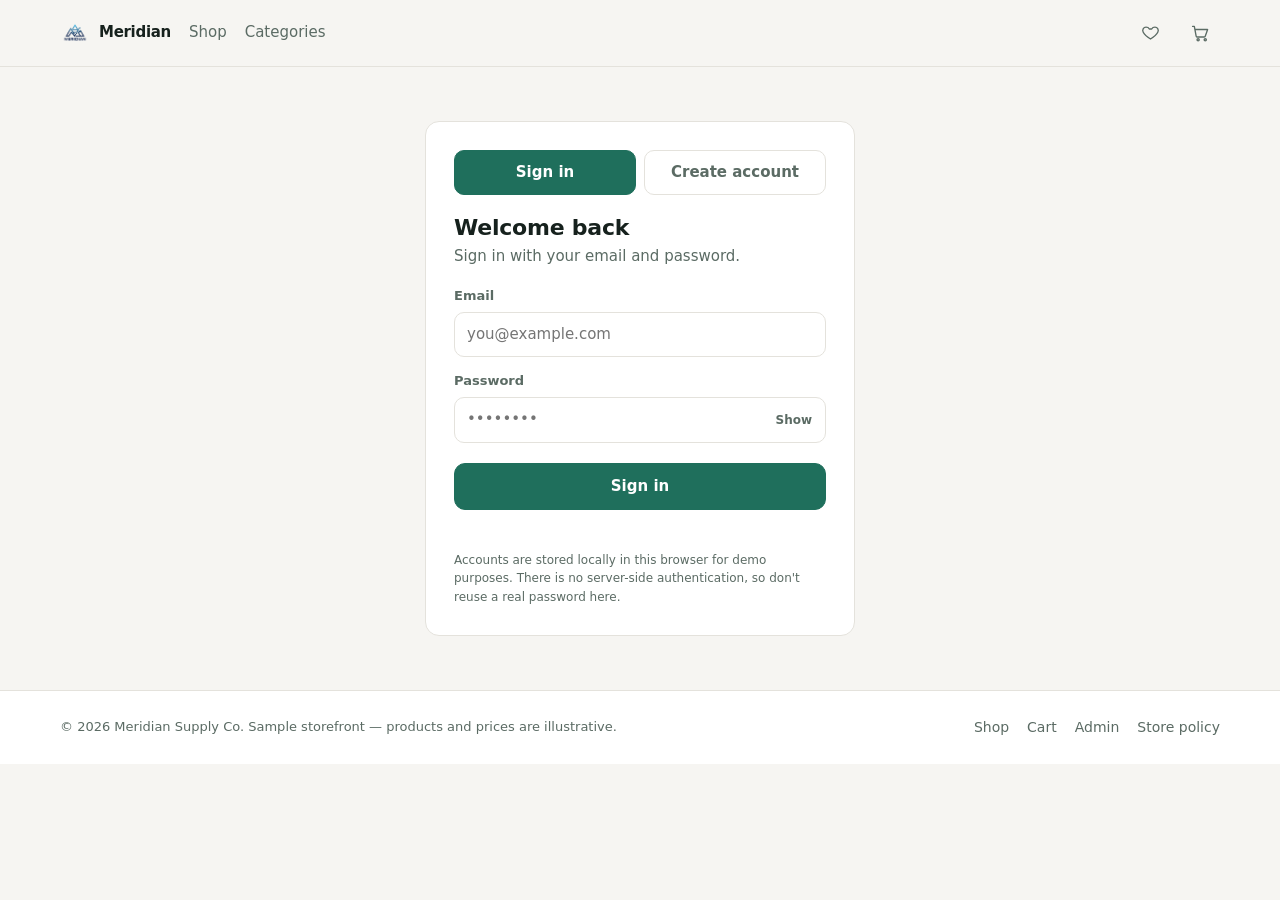
<file: html/login.html>
<!doctype html>
<html lang="en">
<head>
  <meta charset="utf-8" />
  <meta name="viewport" content="width=device-width, initial-scale=1" />
  <title>Sign in — Meridian</title>
  <meta name="description" content="Sign in or create a Meridian account." />
  <meta name="robots" content="noindex" />
  <link rel="stylesheet" href="../css/styles.css" />
</head>
<body>
  <header class="site-header">
    <div class="wrap header-inner">
      <a class="brand" href="../index.html"><span class="mark">M</span><span data-store-name>Meridian</span></a>
      <nav class="main-nav" aria-label="Primary">
        <a href="../index.html">Shop</a>
        <a href="../index.html#catalogue" data-scroll>Categories</a>
      </nav>
      <div class="header-actions">
        <a class="icon-btn" href="wishlist.html" aria-label="Wishlist">
          <svg width="19" height="19" viewBox="0 0 24 24" fill="none" stroke="currentColor" stroke-width="1.7" stroke-linecap="round" stroke-linejoin="round"><path d="M12 20s-7-4.6-9.2-8.6C1.2 8.4 3 5 6.4 5c2 0 3.4 1 4.1 2.3h3c.7-1.3 2.1-2.3 4.1-2.3 3.4 0 5.2 3.4 3.6 6.4C19 15.4 12 20 12 20Z" transform="translate(0 -1)"/></svg>
          <span class="icon-badge" data-wishlist-count data-count="0">0</span>
        </a>
        <a class="icon-btn" href="cart.html" aria-label="View cart">
          <svg width="18" height="18" viewBox="0 0 24 24" fill="none" stroke="currentColor" stroke-width="1.7" stroke-linecap="round" stroke-linejoin="round"><circle cx="9" cy="20" r="1.4"/><circle cx="18" cy="20" r="1.4"/><path d="M2 3h2.2l2.3 12.2a1.5 1.5 0 0 0 1.5 1.2h8.6a1.5 1.5 0 0 0 1.5-1.2L21 7H5.3"/></svg>
          <span class="cart-badge" data-cart-count data-count="0">0</span>
        </a>
      </div>
    </div>
  </header>

  <main class="wrap">
    <div class="auth-card">
      <div class="panel">
        <div class="auth-tabs" role="tablist" aria-label="Authentication mode">
          <button role="tab" id="tab-signin" aria-selected="true" data-mode="signin">Sign in</button>
          <button role="tab" id="tab-create" aria-selected="false" data-mode="create">Create account</button>
        </div>

        <h1 id="auth-title" style="font-size:22px;margin-bottom:4px">Welcome back</h1>
        <p class="muted" id="auth-sub" style="margin-bottom:18px">Sign in with your email and password.</p>

        <p class="auth-note" id="auth-note" role="status" hidden></p>

        <form id="auth-form" novalidate>
          <div class="field" id="name-field" hidden>
            <label for="name">Full name</label>
            <input id="name" type="text" placeholder="e.g. Alex Sharma" autocomplete="name" />
          </div>

          <div class="field">
            <label for="email">Email</label>
            <input id="email" type="email" placeholder="you@example.com" autocomplete="email" required />
          </div>

          <div class="field">
            <label for="password">Password</label>
            <div class="pw-wrap">
              <input id="password" type="password" placeholder="••••••••" autocomplete="current-password" required />
              <button type="button" class="pw-toggle" id="pw-toggle" aria-label="Show password">Show</button>
            </div>
            <ul class="req-list" id="req-list" hidden></ul>
          </div>

          <div class="field" id="confirm-field" hidden>
            <label for="confirm">Confirm password</label>
            <input id="confirm" type="password" placeholder="Re-enter password" autocomplete="new-password" />
          </div>

          <button class="btn btn-primary" id="submit" type="submit" style="width:100%;justify-content:center;margin-top:6px">Sign in</button>
          <p class="form-error" id="form-error" role="alert"></p>
        </form>

        <p class="hint" style="margin-top:16px">Accounts are stored locally in this browser for demo purposes. There is no server-side authentication, so don't reuse a real password here.</p>
      </div>
    </div>
  </main>

  <footer class="site-footer">
    <div class="wrap footer-inner">
      <div><p>© 2026 <span data-store-name>Meridian</span> Supply Co. Sample storefront — products and prices are illustrative.</p></div>
      <nav class="footer-links" aria-label="Footer">
        <a href="../index.html">Shop</a>
        <a href="cart.html">Cart</a>
        <a href="admin.html">Admin</a>
        <button type="button" data-policy-open aria-haspopup="dialog">Store policy</button>
      </nav>
    </div>
  </footer>

  <script src="../js/images.js"></script>
  <script src="../js/products.js"></script>
  <script src="../js/store.js"></script>
  <script>
    let mode = "signin";
    const emailEl = document.getElementById("email");
    const passEl = document.getElementById("password");
    const confirmEl = document.getElementById("confirm");
    const nameEl = document.getElementById("name");
    const errEl = document.getElementById("form-error");
    const reqList = document.getElementById("req-list");

    const params = new URLSearchParams(location.search);
    // Fixed copy only — the reason value itself is never written into the page.
    const REASONS = {
      cart: "Sign in or create an account to add products to your cart.",
      wish: "Sign in or create an account to save products to your wishlist.",
      checkout: "Sign in or create an account to place your order.",
    };
    // Only a same-origin absolute path is honoured, so a crafted ?next= can't
    // send the visitor off-site or back into this page.
    function redirectTarget() {
      const s = params.get("next") || "";
      if (!/^\/[^\\]*$/.test(s) || s.startsWith("//") || /login\.html$/.test(s)) return "profile.html";
      return s;
    }
    const redirect = redirectTarget();

    function esc(s) { return String(s == null ? "" : s).replace(/[&<>"']/g, (c) => ({ "&": "&amp;", "<": "&lt;", ">": "&gt;", '"': "&quot;", "'": "&#39;" }[c])); }

    // Build the requirement checklist from the admin-configurable policy.
    function buildReqList() {
      reqList.innerHTML = passwordRequirementLabels().map((r) =>
        `<li class="req" data-req="${esc(r.key)}"><span class="ind" aria-hidden="true"></span>${esc(r.label)}</li>`
      ).join("");
    }

    function setMode(next) {
      mode = next;
      const create = mode === "create";
      document.getElementById("tab-signin").setAttribute("aria-selected", String(!create));
      document.getElementById("tab-create").setAttribute("aria-selected", String(create));
      document.getElementById("name-field").hidden = !create;
      document.getElementById("confirm-field").hidden = !create;
      reqList.hidden = !create;
      passEl.setAttribute("autocomplete", create ? "new-password" : "current-password");
      document.getElementById("submit").textContent = create ? "Create account" : "Sign in";
      document.getElementById("auth-title").textContent = create ? "Create your account" : "Welcome back";
      document.getElementById("auth-sub").textContent = create
        ? "Choose a password that meets all the requirements below."
        : "Sign in with your email and password.";
      errEl.textContent = "";
      updateReq();
    }

    function updateReq() {
      const checks = passwordChecks(passEl.value);
      reqList.querySelectorAll("[data-req]").forEach((li) => {
        const key = li.getAttribute("data-req");
        li.classList.toggle("met", !!checks[key]);
      });
    }

    document.querySelectorAll(".auth-tabs [data-mode]").forEach((b) =>
      b.addEventListener("click", () => setMode(b.getAttribute("data-mode")))
    );

    passEl.addEventListener("input", updateReq);
    document.getElementById("pw-toggle").addEventListener("click", () => {
      const showing = passEl.type === "text";
      passEl.type = showing ? "password" : "text";
      const btn = document.getElementById("pw-toggle");
      btn.textContent = showing ? "Show" : "Hide";
      btn.setAttribute("aria-label", showing ? "Show password" : "Hide password");
    });

    document.getElementById("auth-form").addEventListener("submit", async (e) => {
      e.preventDefault();
      errEl.className = "form-error";
      errEl.textContent = "";
      const email = emailEl.value.trim();
      const password = passEl.value;

      if (!isValidEmail(email)) { errEl.textContent = "Enter a valid email address."; return; }

      if (mode === "create") {
        if (!passwordValid(password)) { errEl.textContent = "Password doesn't meet all the requirements below."; updateReq(); return; }
        if (password !== confirmEl.value) { errEl.textContent = "Passwords don't match."; return; }
        const res = await createAccount(email, password, nameEl.value.trim());
        if (!res.ok) { errEl.textContent = "An account with that email already exists. Try signing in."; return; }
        toast("Account created — welcome!");
        setTimeout(() => { location.href = redirect; }, 600);
        return;
      }

      const res = await verifyAccount(email, password);
      if (!res.ok) {
        errEl.textContent = res.code === "no_account"
          ? "No account found with that email. Create one first."
          : "Incorrect password. Please try again.";
        return;
      }
      toast("Signed in");
      setTimeout(() => { location.href = redirect; }, 500);
    });

    // A signed-out visitor who tried to like a product or add one to the cart is
    // told why they landed here, then sent back after signing in.
    const reason = REASONS[params.get("reason")];
    if (reason) {
      const note = document.getElementById("auth-note");
      note.textContent = reason;
      note.hidden = false;
    }

    // If already signed in, skip straight back.
    if (getSession()) { location.replace(redirect); }
    buildReqList();
    setMode("signin");
  </script>
</body>
</html>
</file>
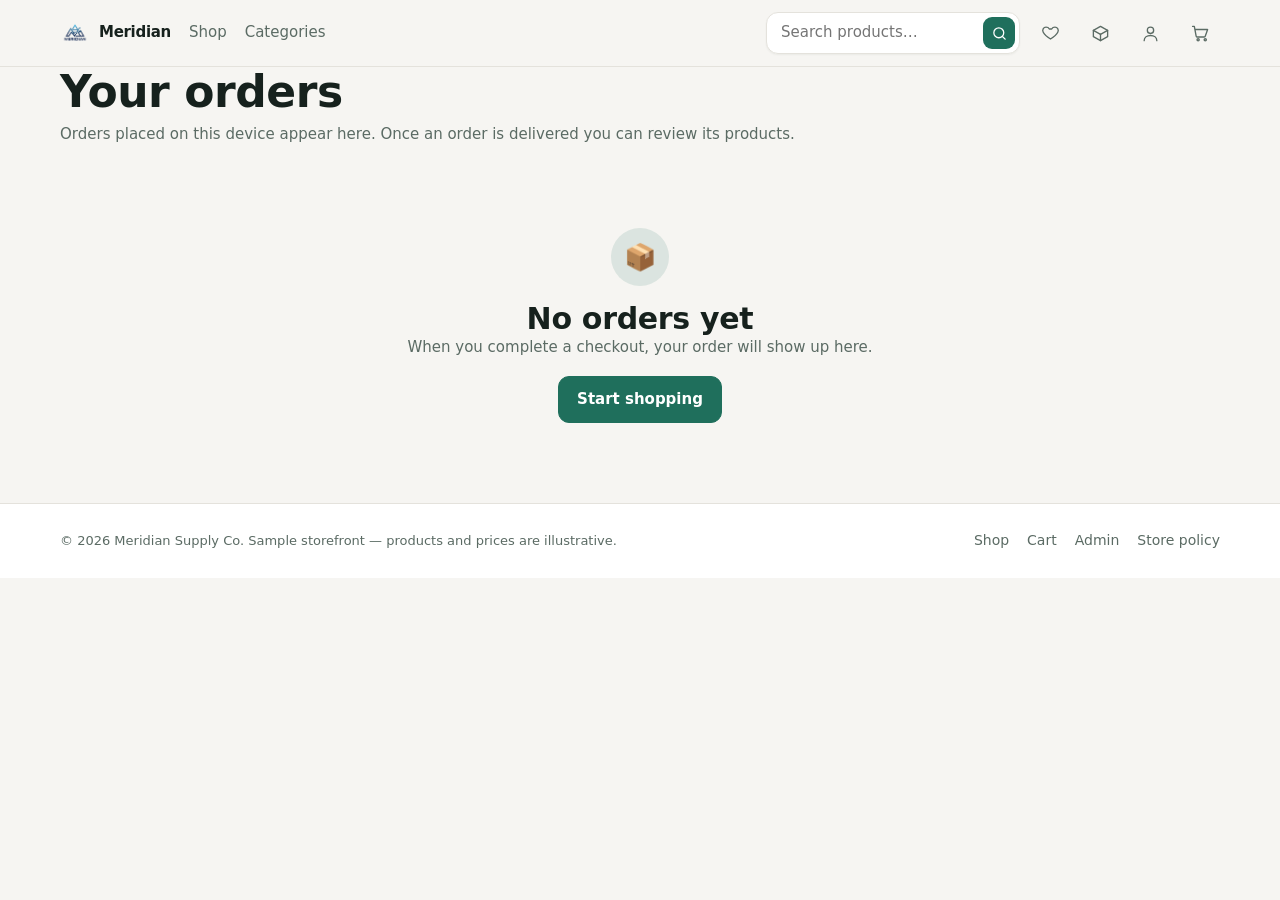
<file: html/orders.html>
<!doctype html>
<html lang="en">
<head>
  <meta charset="utf-8" />
  <meta name="viewport" content="width=device-width, initial-scale=1" />
  <title>Your orders — Meridian</title>
  <meta name="description" content="Your order history at Meridian." />
  <link rel="stylesheet" href="../css/styles.css" />
</head>
<body>
  <header class="site-header">
    <div class="wrap header-inner">
      <a class="brand" href="../index.html"><span class="mark">M</span><span data-store-name>Meridian</span></a>
      <nav class="main-nav" aria-label="Primary">
        <a href="../index.html">Shop</a>
        <a href="../index.html#catalogue" data-scroll>Categories</a>
      </nav>
      <div class="header-actions">
        <form class="search" role="search" action="search.html" method="get" id="search-form">
          <input type="search" id="search-input" name="q" placeholder="Search products…" aria-label="Search products" autocomplete="off" />
          <button type="submit" aria-label="Search">
            <svg width="17" height="17" viewBox="0 0 24 24" fill="none" stroke="currentColor" stroke-width="1.8" stroke-linecap="round"><circle cx="11" cy="11" r="7"/><path d="m20 20-3.5-3.5"/></svg>
          </button>
        </form>
        <a class="icon-btn" href="wishlist.html" aria-label="Wishlist">
          <svg width="19" height="19" viewBox="0 0 24 24" fill="none" stroke="currentColor" stroke-width="1.7" stroke-linecap="round" stroke-linejoin="round"><path d="M12 20s-7-4.6-9.2-8.6C1.2 8.4 3 5 6.4 5c2 0 3.4 1 4.1 2.3h3c.7-1.3 2.1-2.3 4.1-2.3 3.4 0 5.2 3.4 3.6 6.4C19 15.4 12 20 12 20Z" transform="translate(0 -1)"/></svg>
          <span class="icon-badge" data-wishlist-count data-count="0">0</span>
        </a>
        <a class="icon-btn" href="orders.html" aria-label="Your orders" aria-current="page">
          <svg width="19" height="19" viewBox="0 0 24 24" fill="none" stroke="currentColor" stroke-width="1.7" stroke-linecap="round" stroke-linejoin="round"><path d="M21 8 12 3 3 8v8l9 5 9-5Z"/><path d="M3 8l9 5 9-5"/><path d="M12 13v8"/></svg>
        </a>
        <a class="icon-btn" href="profile.html" aria-label="Your profile">
          <svg width="19" height="19" viewBox="0 0 24 24" fill="none" stroke="currentColor" stroke-width="1.7" stroke-linecap="round" stroke-linejoin="round"><circle cx="12" cy="8" r="4"/><path d="M4 21c0-4 3.6-6.5 8-6.5s8 2.5 8 6.5"/></svg>
        </a>
        <a class="cart-link" href="cart.html" aria-label="View cart">
          <svg width="18" height="18" viewBox="0 0 24 24" fill="none" stroke="currentColor" stroke-width="1.7" stroke-linecap="round" stroke-linejoin="round"><circle cx="9" cy="20" r="1.4"/><circle cx="18" cy="20" r="1.4"/><path d="M2 3h2.2l2.3 12.2a1.5 1.5 0 0 0 1.5 1.2h8.6a1.5 1.5 0 0 0 1.5-1.2L21 7H5.3"/></svg>
          <span>Cart</span>
          <span class="cart-badge" data-cart-count data-count="0">0</span>
        </a>
      </div>
    </div>
  </header>

  <main class="wrap">
    <div class="page-head"><h1>Your orders</h1><p class="muted">Orders placed on this device appear here. Once an order is delivered you can review its products.</p></div>
    <div id="orders-list"></div>
    <div class="result-hero" id="orders-empty">
      <div class="mark">📦</div>
      <h2>No orders yet</h2>
      <p class="muted">When you complete a checkout, your order will show up here.</p>
      <p style="margin-top:16px"><a class="btn btn-primary" href="../index.html">Start shopping</a></p>
    </div>
  </main>

  <footer class="site-footer">
    <div class="wrap footer-inner">
      <div><p>© 2026 <span data-store-name>Meridian</span> Supply Co. Sample storefront — products and prices are illustrative.</p></div>
      <nav class="footer-links" aria-label="Footer">
        <a href="../index.html">Shop</a>
        <a href="cart.html">Cart</a>
        <a href="admin.html">Admin</a>
        <button type="button" data-policy-open aria-haspopup="dialog">Store policy</button>
      </nav>
    </div>
  </footer>

  <script src="../js/images.js"></script>
  <script src="../js/products.js"></script>
  <script src="../js/store.js"></script>
  <script>
    function esc(s) { return String(s == null ? "" : s).replace(/[&<>"']/g, (c) => ({ "&": "&amp;", "<": "&lt;", ">": "&gt;", '"': "&quot;", "'": "&#39;" }[c])); }
    const ORDERS_KEY = "meridian_orders_v1";

    const listEl = document.getElementById("orders-list");
    const emptyEl = document.getElementById("orders-empty");

    function readOrders() {
      let list = [];
      try { list = JSON.parse(localStorage.getItem(ORDERS_KEY) || "[]"); } catch { list = []; }
      return (Array.isArray(list) ? list : []).map(orderRecord).filter(Boolean);
    }

    // A product can only be reviewed by the customer who bought it, and only
    // once that order has actually been delivered — hence one check per line.
    function reviewControl(o, it) {
      const pid = it && it.id;
      const session = getSession();
      if (!pid || !session || orderEmail(o) !== normalizeEmail(session) || o.status !== "Delivered") return "";
      const mine = findCustomerReview(pid);
      return mine
        ? `<button class="btn btn-outline review-btn" type="button" data-review-open="${esc(pid)}">Edit your review ★${mine.rating}</button>`
        : `<button class="btn btn-outline review-btn" type="button" data-review-open="${esc(pid)}">Product Review</button>`;
    }

    function orderHTML(o) {
      return `
      <div class="panel" style="margin-bottom:14px">
        <div style="display:flex;justify-content:space-between;gap:12px;flex-wrap:wrap">
          <div><strong>${esc(o.id || "Order")}</strong><div class="muted" style="font-size:13px">${esc(o.date || "")}</div></div>
          <div style="text-align:right"><strong>${esc(o.total || "")}</strong><div class="pill ok">${esc(o.status || "Paid")}</div></div>
        </div>
        ${(o.items || []).map((it) => `
        <div class="sum-row order-line">
          <span>${esc(it.name)} × ${esc(it.quantity)}</span>
          <span class="order-line-end"><span>${esc(it.total || "")}</span>${reviewControl(o, it)}</span>
        </div>`).join("")}
        ${o.payment || (o.address && o.address.name) ? `
        <div class="order-meta">
          ${o.payment ? `<div>Paid by <strong>${esc(paymentLabel(o))}</strong></div>` : ""}
          ${o.address && o.address.name ? `<div>Delivered to <strong>${esc(o.address.name)}</strong><br>${addressLines(o.address).map((l) => esc(l)).join("<br>")}</div>` : ""}
        </div>` : ""}
      </div>`;
    }

    function render() {
      const orders = readOrders();
      emptyEl.hidden = orders.length > 0;
      listEl.innerHTML = orders.map(orderHTML).join("");
    }

    render();
    document.addEventListener("meridian:review-saved", render);
  </script>
</body>
</html>
</file>
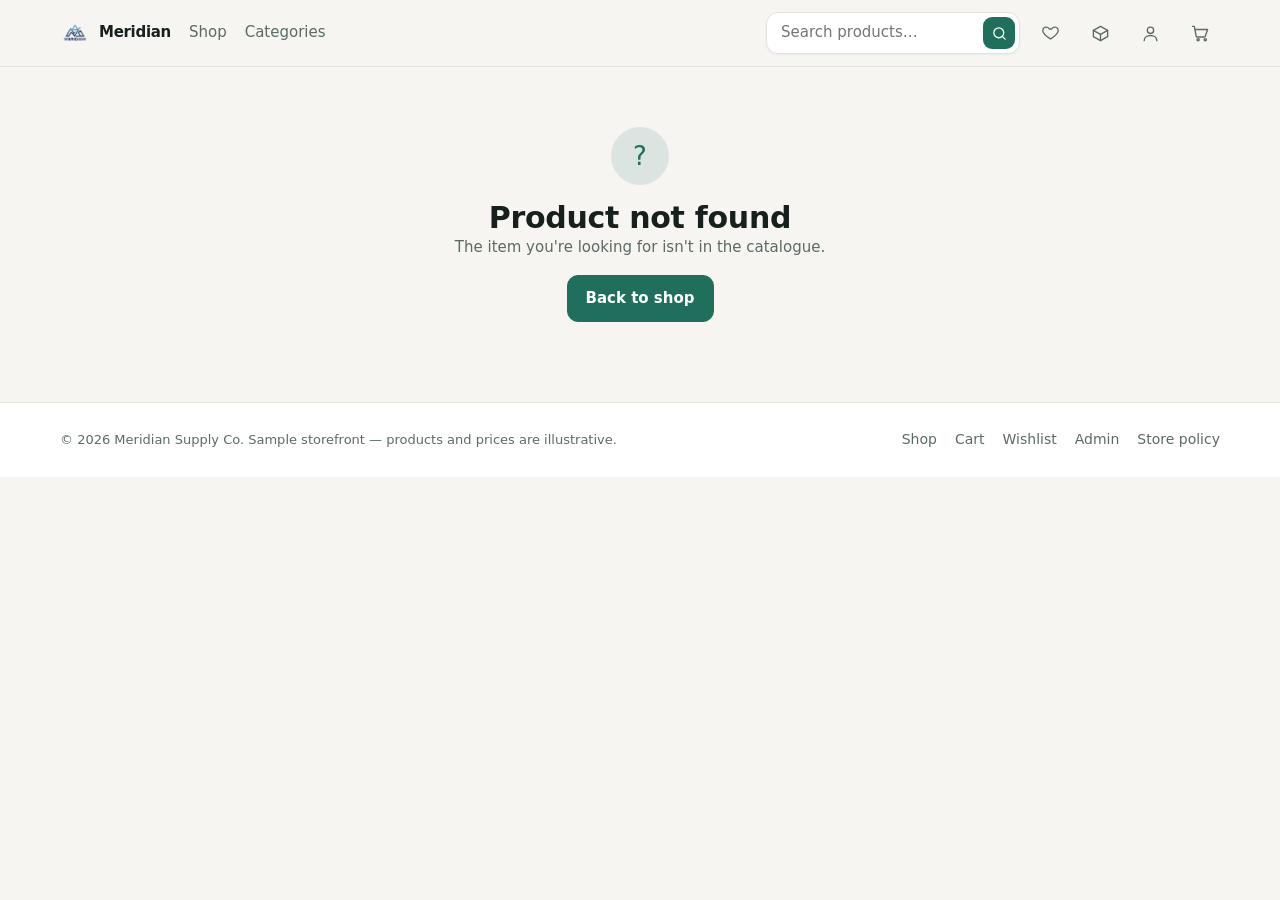
<file: html/product.html>
<!doctype html>
<html lang="en">
<head>
  <meta charset="utf-8" />
  <meta name="viewport" content="width=device-width, initial-scale=1" />
  <title>Product — Meridian</title>
  <meta name="description" content="Product details, ratings and reviews at Meridian." />
  <link rel="stylesheet" href="../css/styles.css" />
</head>
<body>
  <header class="site-header">
    <div class="wrap header-inner">
      <a class="brand" href="../index.html"><span class="mark">M</span><span data-store-name>Meridian</span></a>
      <nav class="main-nav" aria-label="Primary">
        <a href="../index.html">Shop</a>
        <a href="../index.html#catalogue" data-scroll>Categories</a>
      </nav>
      <div class="header-actions">
        <form class="search" role="search" action="search.html" method="get" id="search-form">
          <input type="search" id="search-input" name="q" placeholder="Search products…" aria-label="Search products" autocomplete="off" />
          <button type="submit" aria-label="Search">
            <svg width="17" height="17" viewBox="0 0 24 24" fill="none" stroke="currentColor" stroke-width="1.8" stroke-linecap="round"><circle cx="11" cy="11" r="7"/><path d="m20 20-3.5-3.5"/></svg>
          </button>
        </form>
        <a class="icon-btn" href="wishlist.html" aria-label="Wishlist">
          <svg width="19" height="19" viewBox="0 0 24 24" fill="none" stroke="currentColor" stroke-width="1.7" stroke-linecap="round" stroke-linejoin="round"><path d="M12 20s-7-4.6-9.2-8.6C1.2 8.4 3 5 6.4 5c2 0 3.4 1 4.1 2.3h3c.7-1.3 2.1-2.3 4.1-2.3 3.4 0 5.2 3.4 3.6 6.4C19 15.4 12 20 12 20Z" transform="translate(0 -1)"/></svg>
          <span class="icon-badge" data-wishlist-count data-count="0">0</span>
        </a>
        <a class="icon-btn" href="orders.html" aria-label="Your orders">
          <svg width="19" height="19" viewBox="0 0 24 24" fill="none" stroke="currentColor" stroke-width="1.7" stroke-linecap="round" stroke-linejoin="round"><path d="M21 8 12 3 3 8v8l9 5 9-5Z"/><path d="M3 8l9 5 9-5"/><path d="M12 13v8"/></svg>
        </a>
        <a class="icon-btn" href="profile.html" aria-label="Your profile">
          <svg width="19" height="19" viewBox="0 0 24 24" fill="none" stroke="currentColor" stroke-width="1.7" stroke-linecap="round" stroke-linejoin="round"><circle cx="12" cy="8" r="4"/><path d="M4 21c0-4 3.6-6.5 8-6.5s8 2.5 8 6.5"/></svg>
        </a>
        <a class="cart-link" href="cart.html" aria-label="View cart">
          <svg width="18" height="18" viewBox="0 0 24 24" fill="none" stroke="currentColor" stroke-width="1.7" stroke-linecap="round" stroke-linejoin="round"><circle cx="9" cy="20" r="1.4"/><circle cx="18" cy="20" r="1.4"/><path d="M2 3h2.2l2.3 12.2a1.5 1.5 0 0 0 1.5 1.2h8.6a1.5 1.5 0 0 0 1.5-1.2L21 7H5.3"/></svg>
          <span>Cart</span>
          <span class="cart-badge" data-cart-count data-count="0">0</span>
        </a>
      </div>
    </div>
  </header>

  <main class="wrap" id="product-root">
    <p class="empty" id="loading">Loading product…</p>
  </main>

  <footer class="site-footer">
    <div class="wrap footer-inner">
      <div><p>© 2026 <span data-store-name>Meridian</span> Supply Co. Sample storefront — products and prices are illustrative.</p></div>
      <nav class="footer-links" aria-label="Footer">
        <a href="../index.html">Shop</a>
        <a href="cart.html">Cart</a>
        <a href="wishlist.html">Wishlist</a>
        <a href="admin.html">Admin</a>
        <button type="button" data-policy-open aria-haspopup="dialog">Store policy</button>
      </nav>
    </div>
  </footer>

  <script src="../js/images.js"></script>
  <script src="../js/products.js"></script>
  <script src="../js/store.js"></script>
  <script>
    const params = new URLSearchParams(location.search);
    const id = params.get("id");
    const root = document.getElementById("product-root");

    function esc(s) {
      return String(s == null ? "" : s).replace(/[&<>"']/g, (c) => ({ "&": "&amp;", "<": "&lt;", ">": "&gt;", '"': "&quot;", "'": "&#39;" }[c]));
    }

    function cardHTML(x) {
      const d = productDiscount(x);
      const now = priceOf(x);
      const was = d && now !== x.price ? `<span class="was">${money(x.price)}</span>` : "";
      return `
          <article class="card">
            <a class="card-media" href="product.html?id=${x.id}" style="${productMediaStyle(x)}">${productMediaIcon(x)}</a>
            <div class="card-body">
              <span class="card-cat">${esc(x.category)}</span>
              <a class="card-title" href="product.html?id=${x.id}">${esc(x.name)}</a>
              <div class="card-foot"><span class="price">${money(now)}${was}</span>
                <button class="add-btn" data-add="${x.id}" aria-label="Add ${esc(x.name)} to cart" title="Add to cart">+</button>
              </div>
            </div>
          </article>`;
    }

    function videoEmbed(src) {
      const s = String(src || "").trim();
      if (!s) return "";
      let m = s.match(/(?:youtube\.com\/(?:watch\?v=|embed\/|shorts\/)|youtu\.be\/)([\w-]{6,})/);
      if (m) return `<div class="video-frame"><iframe src="https://www.youtube.com/embed/${esc(m[1])}" title="Product video" loading="lazy" allowfullscreen allow="accelerometer; autoplay; clipboard-write; encrypted-media; gyroscope; picture-in-picture"></iframe></div>`;
      m = s.match(/vimeo\.com\/(\d+)/);
      if (m) return `<div class="video-frame"><iframe src="https://player.vimeo.com/video/${esc(m[1])}" title="Product video" loading="lazy" allowfullscreen></iframe></div>`;
      return `<div class="video-frame"><video controls preload="metadata" src="${esc(s)}"></video></div>`;
    }

    function ratingDistribution(reviews, rating) {
      const dist = { 5: 0, 4: 0, 3: 0, 2: 0, 1: 0 };
      if (reviews && reviews.length) {
        reviews.forEach((r) => { const b = Math.round(r.rating); if (dist[b] != null) dist[b]++; });
      } else {
        const b = Math.round(rating); if (dist[b] != null) dist[b] = 1;
      }
      const total = Object.values(dist).reduce((a, b) => a + b, 0) || 1;
      return { dist, total };
    }

    function reviewHTML(r, tag) {
      return `
        <article class="review">
          <div class="review-top">
            <span class="review-who">${esc(r.name)}${tag ? `<span class="review-tag">${esc(tag)}</span>` : ""}</span>
            <span class="review-date">${esc(r.date)}</span>
          </div>
          ${starsHTML(r.rating, { size: 14, showValue: false })}
          ${r.title ? `<h4>${esc(r.title)}</h4>` : ""}
          <p>${esc(r.body)}</p>
        </article>`;
    }

    // Seeded reviews carry "YYYY-MM-DD" strings, so match that — but from local
    // time, or a review written just after midnight shows the previous day.
    function reviewDate(ts) {
      const d = new Date(ts || Date.now());
      const p = (n) => String(n).padStart(2, "0");
      return d.getFullYear() + "-" + p(d.getMonth() + 1) + "-" + p(d.getDate());
    }

    // A customer review is only shown once it exists, and only the buyer can
    // write one, so the call to action mirrors canReviewProduct() exactly.
    function customerReviewHTML(r) {
      return reviewHTML({
        name: r.name,
        rating: r.rating,
        date: reviewDate(r.createdAt),
        title: r.title,
        body: r.body,
      }, r.email === normalizeEmail(getSession()) ? "Verified purchase · your review" : "Verified purchase");
    }

    function render() {
      const p = getProduct(id);
      if (!p) {
        root.innerHTML = `<div class="result-hero"><div class="mark">?</div><h2>Product not found</h2><p class="muted">The item you're looking for isn't in the catalogue.</p><p style="margin-top:16px"><a class="btn btn-primary" href="../index.html">Back to shop</a></p></div>`;
        return;
      }
      document.title = `${p.name} — Meridian`;
      const wished = inWishlist(p.id);
      const customer = customerReviews(p.id);
      const myReview = findCustomerReview(p.id);
      const mayReview = canReviewProduct(p.id).ok;
      const { dist, total } = ratingDistribution(customer.concat(p.reviews || []), p.rating);
      const bars = [5, 4, 3, 2, 1].map((star) => {
        const pct = Math.round((dist[star] / total) * 100);
        return `<div class="bar-row"><span>${star} ★</span><span class="bar-track"><span class="bar-fill" style="width:${pct}%"></span></span><span>${pct}%</span></div>`;
      }).join("");

      const related = PRODUCTS.filter((x) => x.id !== p.id)
        .sort((a, b) => (a.category === p.category ? -1 : 0) - (b.category === p.category ? -1 : 0))
        .slice(0, 4)
        .map(cardHTML).join("");

      const specRows = getAttributes()
        .map((a) => {
          const raw = p.attrs ? p.attrs[a.id] : "";
          const value = Array.isArray(raw) ? raw.map((x) => String(x)).filter(Boolean).join(", ") : (raw != null ? String(raw) : "");
          return { name: a.name, value };
        })
        .filter((r) => r.value.trim());
      const specsHTML = specRows.length ? `
        <section class="specs">
          <div class="section-head"><div><h2>Product details</h2></div></div>
          <div class="table-wrap"><table class="spec-table"><tbody>
            ${specRows.map((r) => `<tr><th>${esc(r.name)}</th><td>${esc(r.value)}</td></tr>`).join("")}
          </tbody></table></div>
        </section>` : "";

      const vgroups = productVariantGroups(p);
      const selection = {};
      vgroups.forEach((g) => { selection[g.id] = g.options[0]; });
      const variantsHTML = vgroups.length ? `
        <div class="variants">
          ${vgroups.map((g) => `
            <div class="variant-group">
              <span class="variant-name">${esc(g.name)}: <strong data-vlabel="${esc(g.id)}">${esc(g.options[0])}</strong></span>
              <div class="variant-pills" role="group" aria-label="${esc(g.name)}">
                ${g.options.map((o, oi) => `<button type="button" class="variant-pill${oi === 0 ? " selected" : ""}" data-vgroup="${esc(g.id)}" data-vval="${esc(o)}" aria-pressed="${oi === 0}">${esc(o)}</button>`).join("")}
              </div>
            </div>`).join("")}
        </div>` : "";

      const disc = productDiscount(p);
      const price = priceOf(p);
      const stock = productStock(p);
      const minQty = productMinQty(p);
      const unit = p.unit || "pc";
      const outOfStock = stock === 0;
      const qtyMax = stock == null ? MAX_QUANTITY : Math.min(MAX_QUANTITY, Math.max(minQty, stock));

      const mediaSrcs = [];
      [p.thumb, p.image].concat(p.gallery || []).forEach((s) => { if (s && mediaSrcs.indexOf(s) < 0) mediaSrcs.push(s); });
      const galleryHTML = mediaSrcs.length > 1 ? `
        <div class="thumb-strip" id="detail-thumbs">
          ${mediaSrcs.map((s, i) => `<button type="button" class="thumb-item${i === 0 ? " selected" : ""}" data-src="${esc(s)}" aria-label="Show image ${i + 1}"><img src="${esc(resolveImageUrl(s))}" alt="" /></button>`).join("")}
        </div>` : "";

      const tagsHTML = p.tags && p.tags.length ? `<div class="tag-row">${p.tags.map((t) => `<span class="tag-chip">${esc(t)}</span>`).join("")}</div>` : "";
      const stockHTML = outOfStock
        ? `<span class="stock out">Out of stock</span>`
        : (stock != null ? `<span class="stock">${stock} ${esc(unit)} in stock</span>` : `<span class="stock in">In stock</span>`);
      const policies = [];
      if (p.refund && p.refund.enabled) policies.push({ label: "Refundable", note: p.refund.note });
      if (p.warranty && p.warranty.enabled) policies.push({ label: "Warranty", note: p.warranty.note });
      const policyHTML = policies.length ? `<div class="policy-row">${policies.map((x) => `<div class="policy"><strong>${esc(x.label)}</strong>${x.note ? `<span>${esc(x.note)}</span>` : ""}</div>`).join("")}</div>` : "";
      const pdfHTML = p.specPdf ? `<a class="pdf-link" href="${esc(p.specPdf)}" target="_blank" rel="noopener" download>📄 Download specifications (PDF)</a>` : "";
      const videosHTML = p.videos && p.videos.length ? `
        <section class="videos">
          <div class="section-head"><div><h2>Videos</h2></div></div>
          <div class="video-grid">${p.videos.map(videoEmbed).join("")}</div>
        </section>` : "";
      const freqItems = (p.frequentlyBought || []).map((fid) => getProduct(fid)).filter(Boolean);
      const freqHTML = freqItems.length ? `
        <section class="related">
          <div class="section-head"><div><h2>Frequently bought together</h2></div></div>
          <div class="grid">${freqItems.map(cardHTML).join("")}</div>
        </section>` : "";

      const reviewCtaHTML = myReview
        ? `<div class="review-cta"><span class="review-cta-text">You reviewed this product — ★${myReview.rating} of 5.</span><button class="btn btn-outline" type="button" data-review-open="${esc(p.id)}">Edit your review</button></div>`
        : mayReview
          ? `<div class="review-cta"><span class="review-cta-text">Your order has been delivered — how was ${esc(p.name)}?</span><button class="btn btn-primary" type="button" data-review-open="${esc(p.id)}">Product Review</button></div>`
          : `<p class="hint review-note">Only customers who have bought and received this product can review it.</p>`;
      const reviewListHTML = customer.map(customerReviewHTML).join("") + (p.reviews || []).map((r) => reviewHTML(r)).join("");

      root.innerHTML = `
        <section class="detail">
          <div class="detail-media-col">
            <div class="detail-media" id="detail-media" style="${productMediaStyle(p)}">
              ${p.badge ? `<span class="badge">${esc(p.badge)}</span>` : ""}
              ${productMediaIcon(p)}
            </div>
            ${galleryHTML}
          </div>
          <div class="detail-info">
            <span class="card-cat">${esc(p.category)}</span>
            <h1>${esc(p.name)}</h1>
            <div class="detail-rating">
              ${starsHTML(p.rating, { size: 17 })}
              <a href="#reviews">${p.reviewCount} reviews</a>
            </div>
            <div class="detail-price">${money(price)}${disc ? `<span class="was">${money(p.price)}</span><span class="save-pill">${disc.type === "percent" ? disc.value + "% off" : "Save " + money(disc.value)}</span>` : (p.was ? `<span class="was">${money(p.was)}</span>` : "")}</div>
            ${stockHTML}
            <p class="detail-blurb">${esc(p.blurb)}</p>
            ${tagsHTML}
            ${variantsHTML}
            <div class="qty-row">
              <div class="stepper">
                <button type="button" id="qty-minus" aria-label="Decrease quantity" ${outOfStock ? "disabled" : ""}>−</button>
                <input id="qty" type="number" value="${minQty}" min="${minQty}" max="${qtyMax}" step="1" aria-label="Quantity" ${outOfStock ? "disabled" : ""} />
                <button type="button" id="qty-plus" aria-label="Increase quantity" ${outOfStock ? "disabled" : ""}>+</button>
              </div>
              <button class="btn btn-primary" id="add-cart" ${outOfStock ? "disabled" : ""}>${outOfStock ? "Out of stock" : "Add to cart"}</button>
              <button class="btn btn-outline wish-btn ${wished ? "added" : ""}" id="wish" aria-pressed="${wished}">${wished ? "♥ Saved" : "♡ Wishlist"}</button>
            </div>
            ${minQty > 1 ? `<p class="hint">Minimum order: ${minQty} ${esc(unit)}.</p>` : ""}
            <button class="btn btn-outline" id="buy-now" style="width:fit-content" ${outOfStock ? "disabled" : ""}>Buy now</button>
            ${p.features && p.features.length ? `<ul class="feature-list">${p.features.map((f) => `<li>${esc(f)}</li>`).join("")}</ul>` : ""}
            ${policyHTML}
            ${pdfHTML}
            <div class="meta-list">
              <span>SKU: ${esc(p.sku || p.id)}</span>
              <span>Sold per ${esc(unit)}.</span>
              <span>Free shipping on orders over ${money(freeShippingThreshold())}.</span>
              <span id="checkout-note"></span>
            </div>
          </div>
        </section>
        ${specsHTML}
        ${videosHTML}

        <section class="reviews" id="reviews">
          <div class="section-head"><div><h2>Ratings &amp; reviews</h2></div></div>
          ${reviewCtaHTML}
          <div class="reviews-head">
            <div>
              <div class="rating-big">${p.rating.toFixed(1)}</div>
              ${starsHTML(p.rating, { size: 16, showValue: false })}
              <p class="muted" style="margin-top:6px">${p.reviewCount} global ratings${customer.length ? ` · ${customer.length} from verified buyers` : ""}</p>
            </div>
            <div class="bars">${bars}</div>
          </div>
          <div class="review-list">${reviewListHTML || '<p class="empty">No written reviews yet.</p>'}</div>
        </section>

        <section class="related">
          <div class="section-head"><div><h2>You may also like</h2></div></div>
          <div class="grid">${related}</div>
        </section>
        ${freqHTML}`;

      // Qty stepper
      const qtyEl = document.getElementById("qty");
      const clampQty = () => { let v = parseInt(qtyEl.value, 10); if (!Number.isFinite(v) || v < minQty) v = minQty; if (v > qtyMax) v = qtyMax; qtyEl.value = String(v); return v; };
      document.getElementById("qty-minus").addEventListener("click", () => { qtyEl.value = String(Math.max(minQty, (parseInt(qtyEl.value, 10) || minQty) - 1)); });
      document.getElementById("qty-plus").addEventListener("click", () => { qtyEl.value = String(Math.min(qtyMax, (parseInt(qtyEl.value, 10) || minQty) + 1)); });
      qtyEl.addEventListener("change", clampQty);

      const mediaEl = document.getElementById("detail-media");
      root.querySelectorAll("#detail-thumbs .thumb-item").forEach((btn) => {
        btn.addEventListener("click", () => {
          const src = resolveImageUrl(btn.getAttribute("data-src"));
          if (!src || !mediaEl) return;
          mediaEl.style.backgroundImage = `url('${src.replace(/'/g, "%27")}')`;
          mediaEl.style.backgroundSize = "cover";
          mediaEl.style.backgroundPosition = "center";
          mediaEl.style.background = `url('${src.replace(/'/g, "%27")}') center/cover no-repeat`;
          root.querySelectorAll("#detail-thumbs .thumb-item").forEach((b) => b.classList.toggle("selected", b === btn));
        });
      });

      root.querySelectorAll(".variant-pill").forEach((btn) => {
        btn.addEventListener("click", () => {
          const gid = btn.getAttribute("data-vgroup");
          const val = btn.getAttribute("data-vval");
          selection[gid] = val;
          root.querySelectorAll('.variant-pill[data-vgroup="' + gid + '"]').forEach((b) => {
            const on = b === btn;
            b.classList.toggle("selected", on);
            b.setAttribute("aria-pressed", String(on));
          });
          const lbl = root.querySelector('[data-vlabel="' + gid + '"]');
          if (lbl) lbl.textContent = val;
        });
      });

      document.getElementById("add-cart").addEventListener("click", () => {
        const n = clampQty();
        addToCart(p.id, n, selection);
        const label = variantLabel(p, selection);
        toast(`Added ${p.name}${label ? " (" + label + ")" : ""} to cart`);
      });
      const wishBtn = document.getElementById("wish");
      wishBtn.addEventListener("click", () => {
        const now = toggleWishlist(p.id);
        wishBtn.classList.toggle("added", now);
        wishBtn.textContent = now ? "♥ Saved" : "♡ Wishlist";
        wishBtn.setAttribute("aria-pressed", String(now));
        toast(now ? `Saved ${p.name} to wishlist` : `Removed ${p.name} from wishlist`);
      });
      document.getElementById("buy-now").addEventListener("click", () => {
        addToCart(p.id, clampQty(), selection);
        location.href = "cart.html";
      });

      root.querySelectorAll("[data-add]").forEach((btn) => {
        btn.addEventListener("click", () => {
          const rid = btn.getAttribute("data-add");
          addToCart(rid, 1);
          btn.classList.add("added"); btn.textContent = "✓";
          toast(`Added ${getProduct(rid).name} to cart`);
          setTimeout(() => { btn.classList.remove("added"); btn.textContent = "+"; }, 1000);
        });
      });
    }

    document.querySelectorAll("[data-scroll]").forEach((a) => {
      a.addEventListener("click", (e) => {
        const href = a.getAttribute("href");
        const hash = href.indexOf("#") >= 0 ? href.slice(href.indexOf("#")) : null;
        if (hash) { e.preventDefault(); location.href = href; }
      });
    });

    render();
    document.addEventListener("meridian:review-saved", render);
  </script>
</body>
</html>
</file>
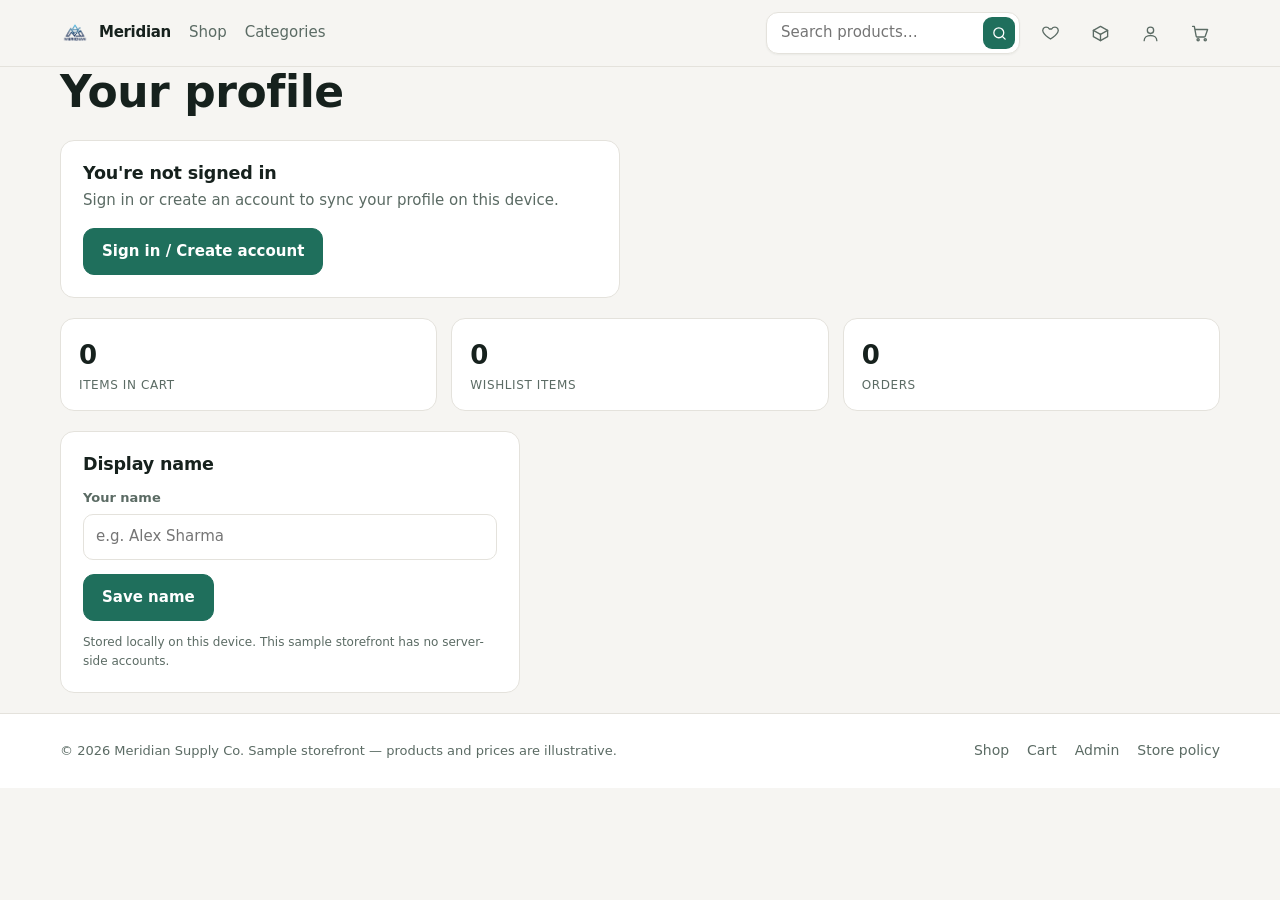
<file: html/profile.html>
<!doctype html>
<html lang="en">
<head>
  <meta charset="utf-8" />
  <meta name="viewport" content="width=device-width, initial-scale=1" />
  <title>Your profile — Meridian</title>
  <meta name="description" content="Your profile and account glance at Meridian." />
  <link rel="stylesheet" href="../css/styles.css" />
</head>
<body>
  <header class="site-header">
    <div class="wrap header-inner">
      <a class="brand" href="../index.html"><span class="mark">M</span><span data-store-name>Meridian</span></a>
      <nav class="main-nav" aria-label="Primary">
        <a href="../index.html">Shop</a>
        <a href="../index.html#catalogue" data-scroll>Categories</a>
      </nav>
      <div class="header-actions">
        <form class="search" role="search" action="search.html" method="get" id="search-form">
          <input type="search" id="search-input" name="q" placeholder="Search products…" aria-label="Search products" autocomplete="off" />
          <button type="submit" aria-label="Search">
            <svg width="17" height="17" viewBox="0 0 24 24" fill="none" stroke="currentColor" stroke-width="1.8" stroke-linecap="round"><circle cx="11" cy="11" r="7"/><path d="m20 20-3.5-3.5"/></svg>
          </button>
        </form>
        <a class="icon-btn" href="wishlist.html" aria-label="Wishlist">
          <svg width="19" height="19" viewBox="0 0 24 24" fill="none" stroke="currentColor" stroke-width="1.7" stroke-linecap="round" stroke-linejoin="round"><path d="M12 20s-7-4.6-9.2-8.6C1.2 8.4 3 5 6.4 5c2 0 3.4 1 4.1 2.3h3c.7-1.3 2.1-2.3 4.1-2.3 3.4 0 5.2 3.4 3.6 6.4C19 15.4 12 20 12 20Z" transform="translate(0 -1)"/></svg>
          <span class="icon-badge" data-wishlist-count data-count="0">0</span>
        </a>
        <a class="icon-btn" href="orders.html" aria-label="Your orders">
          <svg width="19" height="19" viewBox="0 0 24 24" fill="none" stroke="currentColor" stroke-width="1.7" stroke-linecap="round" stroke-linejoin="round"><path d="M21 8 12 3 3 8v8l9 5 9-5Z"/><path d="M3 8l9 5 9-5"/><path d="M12 13v8"/></svg>
        </a>
        <a class="icon-btn" href="profile.html" aria-label="Your profile" aria-current="page">
          <svg width="19" height="19" viewBox="0 0 24 24" fill="none" stroke="currentColor" stroke-width="1.7" stroke-linecap="round" stroke-linejoin="round"><circle cx="12" cy="8" r="4"/><path d="M4 21c0-4 3.6-6.5 8-6.5s8 2.5 8 6.5"/></svg>
        </a>
        <a class="cart-link" href="cart.html" aria-label="View cart">
          <svg width="18" height="18" viewBox="0 0 24 24" fill="none" stroke="currentColor" stroke-width="1.7" stroke-linecap="round" stroke-linejoin="round"><circle cx="9" cy="20" r="1.4"/><circle cx="18" cy="20" r="1.4"/><path d="M2 3h2.2l2.3 12.2a1.5 1.5 0 0 0 1.5 1.2h8.6a1.5 1.5 0 0 0 1.5-1.2L21 7H5.3"/></svg>
          <span>Cart</span>
          <span class="cart-badge" data-cart-count data-count="0">0</span>
        </a>
      </div>
    </div>
  </header>

  <main class="wrap">
    <div class="page-head"><h1>Your profile</h1></div>

    <div class="panel" id="account-panel" style="max-width:560px;margin-bottom:20px">
      <!-- Signed-out state -->
      <div id="signed-out">
        <h3 style="margin-bottom:6px">You're not signed in</h3>
        <p class="muted" style="margin-bottom:16px">Sign in or create an account to sync your profile on this device.</p>
        <a class="btn btn-primary" href="login.html">Sign in / Create account</a>
      </div>
      <!-- Signed-in state -->
      <div id="signed-in" hidden>
        <h3 style="margin-bottom:6px">Signed in</h3>
        <p class="muted" style="margin-bottom:4px"><strong id="acct-email"></strong></p>
        <p class="muted" id="acct-name" style="margin-bottom:16px"></p>
        <button class="btn btn-outline" id="sign-out">Sign out</button>
      </div>
    </div>

    <div class="glance">
      <div class="stat"><div class="n" id="stat-cart">0</div><div class="l">Items in cart</div></div>
      <div class="stat"><div class="n" id="stat-wish">0</div><div class="l">Wishlist items</div></div>
      <div class="stat"><div class="n" id="stat-orders">0</div><div class="l">Orders</div></div>
    </div>
    <div class="panel" style="max-width:460px">
      <h3 style="margin-bottom:14px">Display name</h3>
      <div class="field">
        <label for="name-input">Your name</label>
        <input id="name-input" type="text" placeholder="e.g. Alex Sharma" autocomplete="name" />
      </div>
      <button class="btn btn-primary" id="save-name">Save name</button>
      <p class="hint" style="margin-top:12px">Stored locally on this device. This sample storefront has no server-side accounts.</p>
    </div>
  </main>

  <footer class="site-footer">
    <div class="wrap footer-inner">
      <div><p>© 2026 <span data-store-name>Meridian</span> Supply Co. Sample storefront — products and prices are illustrative.</p></div>
      <nav class="footer-links" aria-label="Footer">
        <a href="../index.html">Shop</a>
        <a href="cart.html">Cart</a>
        <a href="admin.html">Admin</a>
        <button type="button" data-policy-open aria-haspopup="dialog">Store policy</button>
      </nav>
    </div>
  </footer>

  <script src="../js/images.js"></script>
  <script src="../js/products.js"></script>
  <script src="../js/store.js"></script>
  <script>
    const NAME_KEY_LOCAL = "meridian_name_v1";
    const nameInput = document.getElementById("name-input");

    const acct = currentAccount();
    if (acct) {
      nameInput.value = acct.name || localStorage.getItem(NAME_KEY_LOCAL) || "";
      document.getElementById("signed-out").hidden = true;
      document.getElementById("signed-in").hidden = false;
      document.getElementById("acct-email").textContent = acct.email;
      document.getElementById("acct-name").textContent = acct.name ? acct.name : "";
      document.getElementById("sign-out").addEventListener("click", () => {
        clearSession(); toast("Signed out"); setTimeout(() => location.reload(), 400);
      });
    } else {
      nameInput.value = localStorage.getItem(NAME_KEY_LOCAL) || "";
    }

    document.getElementById("save-name").addEventListener("click", () => {
      const v = nameInput.value.trim();
      if (v) localStorage.setItem(NAME_KEY_LOCAL, v); else localStorage.removeItem(NAME_KEY_LOCAL);
      toast(v ? `Saved — hi, ${v}!` : "Name cleared");
    });

    let orderCount = 0;
    try { const o = JSON.parse(localStorage.getItem("meridian_orders_v1") || "[]"); if (Array.isArray(o)) orderCount = o.length; } catch {}
    document.getElementById("stat-cart").textContent = String(cartCount());
    document.getElementById("stat-wish").textContent = String(wishlistCount());
    document.getElementById("stat-orders").textContent = String(orderCount);
  </script>
</body>
</html>
</file>
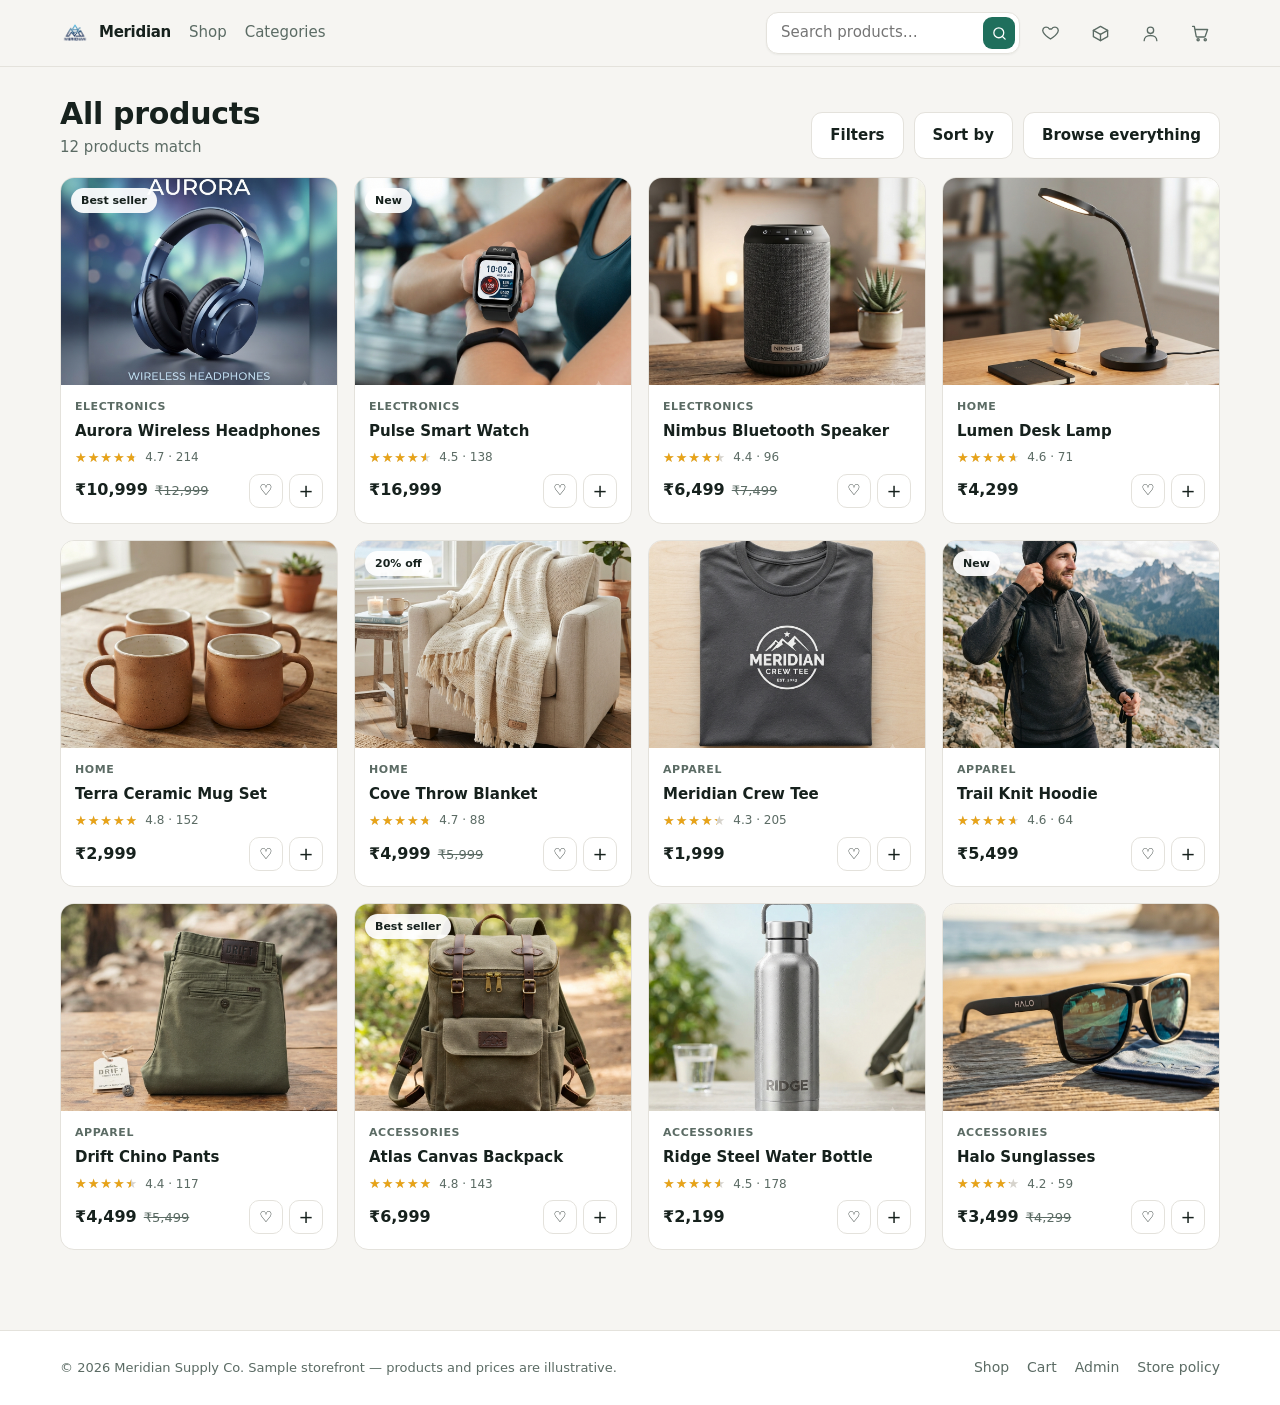
<file: html/search.html>
<!doctype html>
<html lang="en">
<head>
  <meta charset="utf-8" />
  <meta name="viewport" content="width=device-width, initial-scale=1" />
  <title>Search — Meridian</title>
  <meta name="description" content="Every Meridian product matching your search." />
  <link rel="stylesheet" href="../css/styles.css" />
</head>
<body>
  <header class="site-header">
    <div class="wrap header-inner">
      <a class="brand" href="../index.html"><span class="mark">M</span><span data-store-name>Meridian</span></a>
      <nav class="main-nav" aria-label="Primary">
        <a href="../index.html">Shop</a>
        <a href="../index.html#catalogue">Categories</a>
      </nav>
      <div class="header-actions">
        <form class="search" role="search" action="search.html" method="get" id="search-form">
          <input type="search" id="search-input" name="q" placeholder="Search products…" aria-label="Search products" autocomplete="off" />
          <button type="submit" aria-label="Search">
            <svg width="17" height="17" viewBox="0 0 24 24" fill="none" stroke="currentColor" stroke-width="1.8" stroke-linecap="round"><circle cx="11" cy="11" r="7"/><path d="m20 20-3.5-3.5"/></svg>
          </button>
        </form>
        <a class="icon-btn" href="wishlist.html" aria-label="Wishlist">
          <svg width="19" height="19" viewBox="0 0 24 24" fill="none" stroke="currentColor" stroke-width="1.7" stroke-linecap="round" stroke-linejoin="round"><path d="M12 20s-7-4.6-9.2-8.6C1.2 8.4 3 5 6.4 5c2 0 3.4 1 4.1 2.3h3c.7-1.3 2.1-2.3 4.1-2.3 3.4 0 5.2 3.4 3.6 6.4C19 15.4 12 20 12 20Z" transform="translate(0 -1)"/></svg>
          <span class="icon-badge" data-wishlist-count data-count="0">0</span>
        </a>
        <a class="icon-btn" href="orders.html" aria-label="Your orders">
          <svg width="19" height="19" viewBox="0 0 24 24" fill="none" stroke="currentColor" stroke-width="1.7" stroke-linecap="round" stroke-linejoin="round"><path d="M21 8 12 3 3 8v8l9 5 9-5Z"/><path d="M3 8l9 5 9-5"/><path d="M12 13v8"/></svg>
        </a>
        <a class="icon-btn" href="profile.html" aria-label="Your profile">
          <svg width="19" height="19" viewBox="0 0 24 24" fill="none" stroke="currentColor" stroke-width="1.7" stroke-linecap="round" stroke-linejoin="round"><circle cx="12" cy="8" r="4"/><path d="M4 21c0-4 3.6-6.5 8-6.5s8 2.5 8 6.5"/></svg>
        </a>
        <a class="cart-link" href="cart.html" aria-label="View cart">
          <svg width="18" height="18" viewBox="0 0 24 24" fill="none" stroke="currentColor" stroke-width="1.7" stroke-linecap="round" stroke-linejoin="round"><circle cx="9" cy="20" r="1.4"/><circle cx="18" cy="20" r="1.4"/><path d="M2 3h2.2l2.3 12.2a1.5 1.5 0 0 0 1.5 1.2h8.6a1.5 1.5 0 0 0 1.5-1.2L21 7H5.3"/></svg>
          <span>Cart</span>
          <span class="cart-badge" data-cart-count data-count="0">0</span>
        </a>
      </div>
    </div>
  </header>

  <main class="wrap">
    <section class="section" id="catalogue">
      <div class="section-head">
        <div>
          <h2 id="search-title">Search results</h2>
          <p><span id="result-count">0</span> products match</p>
        </div>
        <div class="head-actions">
          <button type="button" class="btn btn-outline" id="open-filters" aria-expanded="false">Filters</button>
          <button type="button" class="btn btn-outline" id="open-price" aria-expanded="false">Sort by</button>
          <a class="btn btn-outline" href="../index.html#catalogue">Browse everything</a>
        </div>
      </div>

      <div class="variant-filters" id="variant-filters" hidden>
        <div class="vf-head">
          <span class="vf-title" id="vf-title">Filters</span>
          <span class="vf-head-actions">
            <button type="button" class="vf-clear" id="clear-filters" hidden>Clear</button>
            <button type="button" class="vf-close" id="close-filters" aria-label="Close filters">✕</button>
          </span>
        </div>
        <div class="vf-groups" id="vf-groups" role="group" aria-label="Filter by product options"></div>
        <div class="vf-foot" id="vf-foot" hidden>
          <button type="button" class="btn btn-primary" id="see-products" hidden>See Products</button>
        </div>
      </div>

      <div class="variant-filters price-panel" id="price-panel" hidden>
        <div class="vf-head">
          <span class="vf-title">Sort by price range</span>
          <span class="vf-head-actions">
            <button type="button" class="vf-clear" id="price-clear" hidden>Clear</button>
            <button type="button" class="vf-close" id="close-price" aria-label="Close price range">✕</button>
          </span>
        </div>
        <div class="price-fields">
          <label class="price-field"><span>Minimum (₹)</span><input id="price-min" type="number" min="0" step="1" inputmode="numeric" placeholder="0" /></label>
          <span class="price-dash" aria-hidden="true">–</span>
          <label class="price-field"><span>Maximum (₹)</span><input id="price-max" type="number" min="0" step="1" inputmode="numeric" placeholder="Any" /></label>
        </div>
        <p class="price-error" id="price-error" hidden></p>
        <div class="vf-foot">
          <button type="button" class="btn btn-primary" id="apply-price">Continue</button>
        </div>
      </div>

      <div class="grid" id="grid" aria-live="polite"></div>

      <p id="no-results" class="empty" hidden>No products match your search, filters or price range.</p>
    </section>
  </main>

  <footer class="site-footer">
    <div class="wrap footer-inner">
      <div><p>© 2026 <span data-store-name>Meridian</span> Supply Co. Sample storefront — products and prices are illustrative.</p></div>
      <nav class="footer-links" aria-label="Footer">
        <a href="../index.html">Shop</a>
        <a href="cart.html">Cart</a>
        <a href="admin.html">Admin</a>
        <button type="button" data-policy-open aria-haspopup="dialog">Store policy</button>
      </nav>
    </div>
  </footer>

  <script src="../js/images.js"></script>
  <script src="../js/products.js"></script>
  <script src="../js/store.js"></script>
  <script src="../js/catalogue.js"></script>
  <script>
    const title = document.getElementById("search-title");
    const searchInput = document.getElementById("search-input");
    const searched = (new URLSearchParams(location.search).get("q") || "").trim();

    function showQuery(q) { title.textContent = q ? `Results for “${q}”` : "All products"; }
    showQuery(searched);

    // This page narrows as you type and keeps the address shareable.
    searchInput.addEventListener("input", () => {
      const q = searchInput.value.trim();
      setCatalogueQuery(q);
      showQuery(q);
      history.replaceState(null, "", q ? "search.html?q=" + encodeURIComponent(q) : "search.html");
    });

    // Another page lands here on the first keystroke, so hand the caret back.
    document.addEventListener("DOMContentLoaded", () => {
      if (!searched) return;
      searchInput.focus();
      searchInput.setSelectionRange(searchInput.value.length, searchInput.value.length);
    });
  </script>
</body>
</html>
</file>
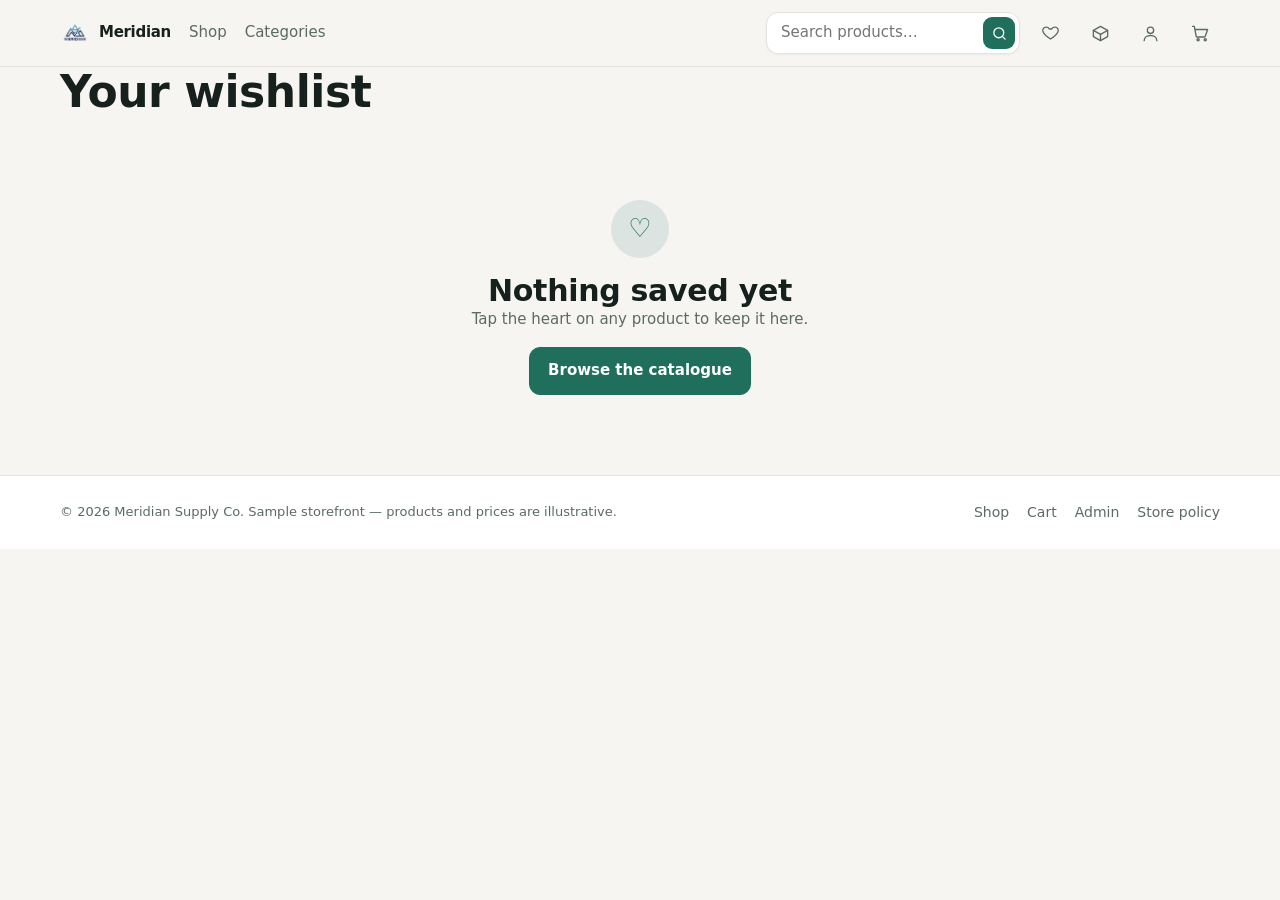
<file: html/wishlist.html>
<!doctype html>
<html lang="en">
<head>
  <meta charset="utf-8" />
  <meta name="viewport" content="width=device-width, initial-scale=1" />
  <title>Wishlist — Meridian</title>
  <meta name="description" content="Your saved items at Meridian." />
  <link rel="stylesheet" href="../css/styles.css" />
</head>
<body>
  <header class="site-header">
    <div class="wrap header-inner">
      <a class="brand" href="../index.html"><span class="mark">M</span><span data-store-name>Meridian</span></a>
      <nav class="main-nav" aria-label="Primary">
        <a href="../index.html">Shop</a>
        <a href="../index.html#catalogue" data-scroll>Categories</a>
      </nav>
      <div class="header-actions">
        <form class="search" role="search" action="search.html" method="get" id="search-form">
          <input type="search" id="search-input" name="q" placeholder="Search products…" aria-label="Search products" autocomplete="off" />
          <button type="submit" aria-label="Search">
            <svg width="17" height="17" viewBox="0 0 24 24" fill="none" stroke="currentColor" stroke-width="1.8" stroke-linecap="round"><circle cx="11" cy="11" r="7"/><path d="m20 20-3.5-3.5"/></svg>
          </button>
        </form>
        <a class="icon-btn" href="wishlist.html" aria-label="Wishlist" aria-current="page">
          <svg width="19" height="19" viewBox="0 0 24 24" fill="none" stroke="currentColor" stroke-width="1.7" stroke-linecap="round" stroke-linejoin="round"><path d="M12 20s-7-4.6-9.2-8.6C1.2 8.4 3 5 6.4 5c2 0 3.4 1 4.1 2.3h3c.7-1.3 2.1-2.3 4.1-2.3 3.4 0 5.2 3.4 3.6 6.4C19 15.4 12 20 12 20Z" transform="translate(0 -1)"/></svg>
          <span class="icon-badge" data-wishlist-count data-count="0">0</span>
        </a>
        <a class="icon-btn" href="orders.html" aria-label="Your orders">
          <svg width="19" height="19" viewBox="0 0 24 24" fill="none" stroke="currentColor" stroke-width="1.7" stroke-linecap="round" stroke-linejoin="round"><path d="M21 8 12 3 3 8v8l9 5 9-5Z"/><path d="M3 8l9 5 9-5"/><path d="M12 13v8"/></svg>
        </a>
        <a class="icon-btn" href="profile.html" aria-label="Your profile">
          <svg width="19" height="19" viewBox="0 0 24 24" fill="none" stroke="currentColor" stroke-width="1.7" stroke-linecap="round" stroke-linejoin="round"><circle cx="12" cy="8" r="4"/><path d="M4 21c0-4 3.6-6.5 8-6.5s8 2.5 8 6.5"/></svg>
        </a>
        <a class="cart-link" href="cart.html" aria-label="View cart">
          <svg width="18" height="18" viewBox="0 0 24 24" fill="none" stroke="currentColor" stroke-width="1.7" stroke-linecap="round" stroke-linejoin="round"><circle cx="9" cy="20" r="1.4"/><circle cx="18" cy="20" r="1.4"/><path d="M2 3h2.2l2.3 12.2a1.5 1.5 0 0 0 1.5 1.2h8.6a1.5 1.5 0 0 0 1.5-1.2L21 7H5.3"/></svg>
          <span>Cart</span>
          <span class="cart-badge" data-cart-count data-count="0">0</span>
        </a>
      </div>
    </div>
  </header>

  <main class="wrap">
    <div class="page-head"><h1>Your wishlist</h1><p id="wish-count" class="muted"></p></div>
    <div class="grid" id="wish-grid"></div>
    <div class="result-hero" id="wish-empty" hidden>
      <div class="mark">♡</div>
      <h2>Nothing saved yet</h2>
      <p class="muted">Tap the heart on any product to keep it here.</p>
      <p style="margin-top:16px"><a class="btn btn-primary" href="../index.html">Browse the catalogue</a></p>
    </div>
  </main>

  <footer class="site-footer">
    <div class="wrap footer-inner">
      <div><p>© 2026 <span data-store-name>Meridian</span> Supply Co. Sample storefront — products and prices are illustrative.</p></div>
      <nav class="footer-links" aria-label="Footer">
        <a href="../index.html">Shop</a>
        <a href="cart.html">Cart</a>
        <a href="admin.html">Admin</a>
        <button type="button" data-policy-open aria-haspopup="dialog">Store policy</button>
      </nav>
    </div>
  </footer>

  <script src="../js/images.js"></script>
  <script src="../js/products.js"></script>
  <script src="../js/store.js"></script>
  <script>
    function esc(s) { return String(s == null ? "" : s).replace(/[&<>"']/g, (c) => ({ "&": "&amp;", "<": "&lt;", ">": "&gt;", '"': "&quot;", "'": "&#39;" }[c])); }
    const grid = document.getElementById("wish-grid");
    const emptyEl = document.getElementById("wish-empty");
    const countEl = document.getElementById("wish-count");

    function render() {
      const items = readWishlist().map(getProduct).filter(Boolean);
      countEl.textContent = items.length ? `${items.length} saved item${items.length > 1 ? "s" : ""}` : "";
      emptyEl.hidden = items.length > 0;
      grid.innerHTML = items.map((p) => `
        <article class="card">
          <a class="card-media" href="product.html?id=${p.id}" style="${productMediaStyle(p)}">${p.badge ? `<span class="badge">${esc(p.badge)}</span>` : ""}${productMediaIcon(p)}</a>
          <div class="card-body">
            <span class="card-cat">${esc(p.category)}</span>
            <a class="card-title" href="product.html?id=${p.id}">${esc(p.name)}</a>
            <div class="card-rating">${starsHTML(p.rating, { size: 13, showValue: false })}<span class="rc">${p.rating.toFixed(1)} · ${p.reviewCount}</span></div>
            <div class="card-foot">
              <span class="price">${money(p.price)}${p.was ? `<span class="was">${money(p.was)}</span>` : ""}</span>
              <span style="display:flex;gap:6px;align-items:center">
                <button class="add-btn wish-btn added" data-unwish="${p.id}" aria-label="Remove ${esc(p.name)} from wishlist" title="Remove">♥</button>
                <button class="add-btn" data-add="${p.id}" aria-label="Add ${esc(p.name)} to cart" title="Add to cart">+</button>
              </span>
            </div>
          </div>
        </article>`).join("");

      grid.querySelectorAll("[data-unwish]").forEach((b) => b.addEventListener("click", () => { toggleWishlist(b.getAttribute("data-unwish")); toast("Removed from wishlist"); render(); }));
      grid.querySelectorAll("[data-add]").forEach((b) => b.addEventListener("click", () => {
        const id = b.getAttribute("data-add"); addToCart(id, 1); b.classList.add("added"); b.textContent = "✓";
        toast(`Added ${getProduct(id).name} to cart`);
        setTimeout(() => { b.classList.remove("added"); b.textContent = "+"; }, 1000);
      }));
    }

    render();
  </script>
</body>
</html>
</file>
<file: css/styles.css>
/* Meridian storefront styles */
:root {
  --bg: #f6f5f2;
  --surface: #ffffff;
  --ink: #16211d;
  --ink-soft: #5b6b64;
  --line: #e4e2dc;
  --accent: #1f6f5c;
  --accent-ink: #123c33;
  --on-accent: #ffffff;
  --star: #e8a317;
  --star-muted: #d6d3cc;
  --danger: #b42318;
  --radius: 14px;
  /* Shadows and tints are mixed from the palette tokens rather than written
     as fixed rgba() literals, so an Appearance change recolours them too. */
  --shadow: 0 1px 2px color-mix(in srgb, var(--ink) 4%, transparent), 0 8px 24px color-mix(in srgb, var(--ink) 6%, transparent);
  --shadow-sm: 0 1px 2px color-mix(in srgb, var(--ink) 5%, transparent);
}
* { box-sizing: border-box; }
/* Class rules that set display outrank the UA's [hidden]; keep hidden things hidden. */
[hidden] { display: none !important; }
html { scroll-behavior: smooth; }
body {
  margin: 0;
  background: var(--bg);
  color: var(--ink);
  font: 15px/1.55 ui-sans-serif, system-ui, -apple-system, "Segoe UI", Roboto, Helvetica, Arial, sans-serif;
  -webkit-font-smoothing: antialiased;
}
a { color: inherit; text-decoration: none; }
img, svg { display: block; }
button { font: inherit; cursor: pointer; }
.wrap { width: min(1160px, 100% - 40px); margin-inline: auto; }
h1, h2, h3 { line-height: 1.15; margin: 0; letter-spacing: -.01em; }
h1 { font-size: clamp(28px, 4vw, 44px); }
h2 { font-size: clamp(22px, 3vw, 30px); }
p { margin: 0; }

/* Header */
.site-header { position: sticky; top: 0; z-index: 40; background: color-mix(in srgb, var(--bg) 85%, transparent); backdrop-filter: saturate(1.2) blur(8px); border-bottom: 1px solid var(--line); }
.header-inner { display: flex; align-items: center; gap: 18px; height: 66px; flex-wrap: nowrap; }
.brand { display: flex; align-items: center; gap: 9px; font-weight: 700; letter-spacing: -.02em; flex: 0 0 auto; }
.brand .mark { display: grid; place-items: center; width: 30px; height: 30px; border-radius: 9px; background: var(--accent); color: var(--on-accent); font-size: 15px; }
.brand .mark.has-logo { width: auto; max-width: 160px; background: transparent; }
.brand .mark.has-logo img { height: 30px; width: auto; max-width: 160px; object-fit: contain; border-radius: 9px; display: block; }
.main-nav { display: flex; gap: 18px; flex: 0 0 auto; }
.main-nav a { color: var(--ink-soft); font-weight: 500; }
.main-nav a:hover, .main-nav a[aria-current="page"] { color: var(--ink); }
.header-actions { display: flex; align-items: center; gap: 10px; margin-left: auto; flex-wrap: nowrap; flex: 1; min-width: 0; justify-content: flex-end; }

.search { position: relative; display: flex; align-items: center; gap: 6px; background: var(--surface); border: 1px solid var(--line); border-radius: 12px; padding: 4px 4px 4px 12px; min-width: 250px; box-shadow: var(--shadow-sm); order: 0; }
.search input { border: 0; outline: 0; background: transparent; flex: 1; min-width: 0; font: inherit; color: var(--ink); }
.search > button { display: grid; place-items: center; width: 32px; height: 32px; flex: 0 0 32px; border: 0; border-radius: 9px; background: var(--accent); color: var(--on-accent); }
.search > button:hover { background: var(--accent-ink); }

/* Suggestions listed under the search bar from the first typed character */
.search-suggest { position: absolute; top: calc(100% + 8px); left: 0; right: 0; z-index: 60; background: var(--surface); border: 1px solid var(--line); border-radius: 14px; box-shadow: var(--shadow); padding: 6px; max-height: min(62vh, 420px); overflow-y: auto; }
.sg-item { display: flex; align-items: center; gap: 10px; padding: 7px 8px; border-radius: 10px; }
.sg-item[data-active="true"] { background: var(--bg); }
.sg-thumb { display: grid; place-items: center; width: 34px; height: 34px; flex: 0 0 34px; border: 1px solid var(--line); border-radius: 8px; background: var(--bg); overflow: hidden; }
.sg-thumb svg { width: 18px; height: 18px; }
.sg-text { flex: 1; min-width: 0; }
.sg-name { display: block; font-size: 13.5px; font-weight: 600; white-space: nowrap; overflow: hidden; text-overflow: ellipsis; }
.sg-name mark { background: none; color: var(--accent); font-weight: 700; }
.sg-meta { display: block; font-size: 12px; color: var(--ink-soft); white-space: nowrap; overflow: hidden; text-overflow: ellipsis; }
.sg-all { display: block; width: 100%; margin-top: 4px; padding: 8px; background: none; border: 0; border-top: 1px solid var(--line); border-radius: 0 0 10px 10px; font-size: 13px; font-weight: 600; color: var(--accent); text-align: center; }
.sg-all[data-active="true"] { background: var(--bg); }
.sg-empty { padding: 9px 8px; font-size: 13px; color: var(--ink-soft); }

.icon-btn, .cart-link { position: relative; display: grid; place-items: center; width: 40px; height: 40px; flex: 0 0 40px; border-radius: 12px; color: var(--ink-soft); border: 1px solid transparent; transition: background .15s, color .15s, border-color .15s; }
.icon-btn:hover, .cart-link:hover { background: var(--surface); color: var(--ink); border-color: var(--line); }
.icon-btn svg, .cart-link svg { width: 19px; height: 19px; flex: 0 0 19px; }
.cart-link > span:not(.cart-badge) { display: none; }
.icon-badge, .cart-badge { position: absolute; top: 2px; right: 2px; min-width: 17px; height: 17px; padding: 0 4px; display: grid; place-items: center; border-radius: 999px; background: var(--accent); color: var(--on-accent); font-size: 10px; font-weight: 700; line-height: 1; border: 2px solid var(--bg); }
.icon-badge[data-count="0"], .cart-badge[data-count="0"] { opacity: 0; }

/* Announcement long banner (full-width strip above the sticky header) */
.announce { width: 100%; padding: 9px 16px; text-align: center; font-size: 13px; font-weight: 600; line-height: 1.4; background: var(--accent); color: var(--on-accent); overflow-wrap: break-word; }
.announce.theme-dark { background: var(--ink); color: var(--on-accent); }
.announce.theme-light { background: var(--surface); color: var(--ink); border-bottom: 1px solid var(--line); }

/* Hero carousel */
.hero { position: relative; margin-top: 18px; }
/* Sideways finger drags belong to the slideshow; the page still scrolls up and
   down and still pinches to zoom. Without this the browser treats a horizontal
   drag as its own gesture and cancels the touch before it can turn a slide. */
.hero-slider { position: relative; height: clamp(280px, 26vw, 400px); border-radius: 20px; overflow: hidden; box-shadow: var(--shadow); touch-action: pan-y pinch-zoom; }
.slide { position: absolute; inset: 0; opacity: 0; transform: translateX(24px); background: var(--accent-ink); }
.slide.active { opacity: 1; transform: none; }
.slide-inner { position: absolute; inset: 0; display: flex; flex-direction: column; justify-content: center; gap: 12px; padding: 40px; color: var(--on-accent); max-width: 640px; }
.eyebrow { display: inline-block; font-size: 12px; font-weight: 600; letter-spacing: .06em; text-transform: uppercase; background: color-mix(in srgb, var(--on-accent) 18%, transparent); padding: 5px 11px; border-radius: 999px; width: fit-content; }
.slide h1 { font-size: clamp(24px, 3.4vw, 38px); }
.slide p { color: color-mix(in srgb, var(--on-accent) 90%, transparent); max-width: 46ch; }
.slide-copy { position: absolute; left: 0; right: 0; bottom: 0; z-index: 2; pointer-events: none; padding: 22px clamp(18px, 3vw, 34px) 46px; display: flex; flex-direction: column; align-items: flex-start; gap: 5px; color: var(--on-accent); max-height: 100%; overflow: hidden; }
.s-kicker { font-size: clamp(10px, 1.4vw, 12px); font-weight: 700; letter-spacing: .08em; text-transform: uppercase; opacity: .9; }
.s-title { font-size: clamp(19px, 3.4vw, 36px); font-weight: 800; color: var(--on-accent); line-height: 1.12; }
.s-sub { font-size: clamp(12px, 1.5vw, 14px); color: color-mix(in srgb, var(--on-accent) 92%, transparent); max-width: 52ch; }
.slide-copy .btn-light { margin-top: 8px; padding: 9px 15px; font-size: 14px; pointer-events: auto; }
.slide-link { position: absolute; inset: 0; z-index: 1; }
.slide-preview { max-width: 100%; max-height: 140px; border-radius: 10px; border: 1px solid var(--line); margin-top: 8px; }
.logo-preview { max-width: 160px; max-height: 70px; border-radius: 10px; border: 1px solid var(--line); margin-top: 8px; background: repeating-conic-gradient(#eee 0% 25%, #fff 0% 50%) 50% / 16px 16px; object-fit: contain; }
.hero-cta { display: flex; gap: 10px; flex-wrap: wrap; margin-top: 6px; }
.btn { display: inline-flex; align-items: center; gap: 8px; padding: 11px 18px; border-radius: 11px; font-weight: 600; border: 1px solid transparent; transition: transform .12s, background .15s, color .15s; }
.btn:active { transform: translateY(1px); }
.btn-light { background: var(--on-accent); color: var(--ink); }
.btn-ghost { background: transparent; color: var(--on-accent); border-color: color-mix(in srgb, var(--on-accent) 40%, transparent); }
.hero-arrow { position: absolute; top: 50%; transform: translateY(-50%); display: grid; place-items: center; width: 38px; height: 38px; border-radius: 999px; border: 0; background: color-mix(in srgb, var(--on-accent) 85%, transparent); color: var(--ink); box-shadow: var(--shadow-sm); z-index: 3; }
.hero-arrow:hover { background: var(--on-accent); }
.hero-arrow.prev { left: 14px; }
.hero-arrow.next { right: 14px; }
.dots { position: absolute; bottom: 14px; left: 50%; transform: translateX(-50%); display: flex; gap: 7px; z-index: 3; }
.dot { position: relative; width: 9px; height: 9px; padding: 0; border-radius: 999px; border: 0; background: color-mix(in srgb, var(--on-accent) 50%, transparent); overflow: hidden; transition: width .3s; }
.dot.active { width: 26px; background: color-mix(in srgb, var(--on-accent) 35%, transparent); }
.dot.active::after { content: ""; position: absolute; inset: 0; background: var(--on-accent); transform-origin: left; animation: dotFill 5s linear forwards; }
@keyframes dotFill { from { transform: scaleX(0); } to { transform: scaleX(1); } }

/* Banners */
.banners { display: grid; grid-template-columns: repeat(3, 1fr); gap: 14px; margin: 22px 0 8px; }
.banner { position: relative; display: flex; flex-direction: column; gap: 3px; padding: 20px; border-radius: var(--radius); color: var(--on-accent); overflow: hidden; box-shadow: var(--shadow-sm); transition: transform .15s, box-shadow .15s; }
.banner:hover { transform: translateY(-2px); box-shadow: var(--shadow); }
.banner-a { background: var(--accent-ink); }
.banner-b { background: #8a5a1e; }
.banner-c { background: #1b2544; }
/* An uploaded banner photo gets a flat darkening layer — not a gradient — so
   the white caption stays readable; isolation keeps it above the background
   image but below the banner's text. */
.banner, .grid-banner { isolation: isolate; }
.has-image::after { content: ""; position: absolute; inset: 0; z-index: -1; background: color-mix(in srgb, #000 34%, transparent); }

.b-icon { width: 30px; height: 30px; margin-bottom: 8px; opacity: .9; }
.b-icon svg { width: 30px; height: 30px; }
.b-kicker { font-size: 12px; font-weight: 600; letter-spacing: .05em; text-transform: uppercase; opacity: .85; }
.b-title { font-size: 18px; font-weight: 700; }
.b-sub { font-size: 13px; opacity: .85; }

/* Section */
.section { padding: 30px 0 60px; }
.section-head { display: flex; flex-wrap: wrap; align-items: flex-end; justify-content: space-between; gap: 20px; margin-bottom: 18px; }
.section-head p { color: var(--ink-soft); margin-top: 4px; }
.head-actions { display: flex; align-items: center; gap: 10px; flex-wrap: wrap; }
.filters { display: flex; gap: 16px 12px; flex-wrap: wrap; align-items: flex-start; margin-bottom: 20px; }
.chip { padding: 8px 15px; border-radius: 999px; border: 1px solid var(--line); background: var(--surface); color: var(--ink-soft); font-weight: 500; transition: all .15s; }
.chip:hover { border-color: var(--accent); color: var(--accent); }
.chip[aria-pressed="true"] { background: var(--accent); border-color: var(--accent); color: var(--on-accent); }
/* Category rows: a square icon tile per category, with its name underneath */
.cat-tile { display: flex; flex-direction: column; align-items: center; gap: 7px; width: 88px; padding: 0; background: none; border: 0; cursor: pointer; }
.cat-thumb { display: grid; place-items: center; width: 88px; height: 88px; border: 1px solid var(--line); border-radius: 14px; background-color: var(--surface); overflow: hidden; transition: border-color .15s, box-shadow .15s, transform .15s; }
.cat-art { color: var(--accent); background-color: color-mix(in srgb, var(--accent) 8%, transparent); }
.cat-art svg { width: 34px; height: 34px; }
.cat-tile:hover .cat-thumb { border-color: var(--accent); transform: translateY(-2px); box-shadow: var(--shadow-sm); }
.cat-tile[aria-pressed="true"] .cat-thumb { border-color: var(--accent); box-shadow: 0 0 0 2px color-mix(in srgb, var(--accent) 22%, transparent); }
.cat-name { max-width: 88px; font-size: 12.5px; font-weight: 500; line-height: 1.3; color: var(--ink-soft); text-align: center; overflow-wrap: anywhere; }
.cat-tile[aria-pressed="true"] .cat-name { color: var(--accent-ink); font-weight: 600; }
/* Sub-categories of the selected category, a smaller row under the first one */
.sub-filters { margin-top: -8px; padding-top: 14px; border-top: 1px dashed var(--line); }
.sub-filters .cat-tile { width: 66px; gap: 6px; }
.sub-filters .cat-thumb { width: 66px; height: 66px; border-radius: 12px; }
.sub-filters .cat-art svg { width: 26px; height: 26px; }
.sub-filters .cat-name { max-width: 66px; font-size: 12px; }
/* Storefront option filters, opened from the Filters button */
.variant-filters { border: 1px solid var(--line); border-radius: var(--radius); background: var(--surface); padding: 13px 16px; margin-bottom: 20px; }
.variant-filters[hidden] { display: none; }
.vf-head { display: flex; align-items: center; justify-content: space-between; gap: 12px; margin-bottom: 4px; }
.vf-title { font-size: 11px; font-weight: 600; text-transform: uppercase; letter-spacing: .05em; color: var(--ink-soft); }
.vf-head-actions { display: flex; align-items: center; gap: 12px; }
.vf-clear { background: none; border: 0; padding: 0; color: var(--accent); font-size: 13px; text-decoration: underline; }
.vf-clear[hidden] { display: none; }
.vf-close { width: 26px; height: 26px; border: 1px solid var(--line); border-radius: 8px; background: var(--surface); color: var(--ink-soft); font-size: 13px; line-height: 1; }
.vf-close:hover { color: var(--ink); border-color: var(--ink-soft); }
.vf-group { display: flex; gap: 12px; align-items: baseline; padding: 9px 0; border-top: 1px solid var(--line); }
.vf-name { flex: 0 0 90px; font-size: 13px; font-weight: 600; }
.vf-opts { display: flex; gap: 7px; flex-wrap: wrap; }
.vf-opts .chip { padding: 5px 12px; font-size: 13px; }
.vf-none { font-size: 13px; color: var(--ink-soft); padding: 10px 0; }
.vf-foot { display: flex; justify-content: flex-end; margin-top: 12px; padding-top: 12px; border-top: 1px solid var(--line); }
.vf-foot[hidden] { display: none; }
/* "Sort by" price-range panel, opened from the button beside Filters */
.price-fields { display: flex; align-items: flex-end; gap: 10px; flex-wrap: wrap; margin-top: 6px; }
.price-field { display: grid; gap: 6px; flex: 1 1 130px; min-width: 0; }
.price-field span { font-size: 13px; font-weight: 600; color: var(--ink-soft); }
.price-field input { width: 100%; border: 1px solid var(--line); border-radius: 10px; padding: 10px 12px; font: inherit; background: var(--surface); color: var(--ink); outline: 0; }
.price-field input:focus { border-color: var(--accent); box-shadow: 0 0 0 3px color-mix(in srgb, var(--accent) 12%, transparent); }
.price-dash { padding-bottom: 12px; color: var(--ink-soft); }
.price-error { color: var(--danger); font-size: 13px; font-weight: 600; margin-top: 8px; }
.price-error[hidden] { display: none; }

/* Grid + cards */
.grid { display: grid; grid-template-columns: repeat(4, 1fr); gap: 16px; }
.card { background: var(--surface); border: 1px solid var(--line); border-radius: var(--radius); overflow: hidden; display: flex; flex-direction: column; transition: transform .15s, box-shadow .15s; }
.card:hover { transform: translateY(-3px); box-shadow: var(--shadow); }
.card-media { position: relative; display: grid; place-items: center; aspect-ratio: 4 / 3; }
.card-media svg { width: 54px; height: 54px; opacity: .9; }
.badge { position: absolute; top: 10px; left: 10px; padding: 4px 10px; border-radius: 999px; background: color-mix(in srgb, var(--on-accent) 92%, transparent); color: var(--ink); font-size: 11px; font-weight: 700; }
.card-body { padding: 13px 14px 15px; display: flex; flex-direction: column; gap: 7px; flex: 1; }
.card-cat { font-size: 11px; font-weight: 600; letter-spacing: .05em; text-transform: uppercase; color: var(--ink-soft); }
.card-title { font-weight: 600; line-height: 1.3; }
.card-title:hover { color: var(--accent); }
.card-rating { display: flex; align-items: center; gap: 7px; }
.card-rating .rc { font-size: 12px; color: var(--ink-soft); }
.card-foot { display: flex; align-items: center; justify-content: space-between; gap: 10px; margin-top: auto; }
.price { font-weight: 700; font-size: 16px; display: flex; align-items: baseline; gap: 7px; }
.was { font-size: 13px; font-weight: 500; color: var(--ink-soft); text-decoration: line-through; }
.add-btn { display: grid; place-items: center; width: 34px; height: 34px; border-radius: 10px; border: 1px solid var(--line); background: var(--surface); color: var(--ink); font-size: 18px; line-height: 1; transition: all .15s; }
.add-btn:hover { border-color: var(--accent); color: var(--accent); }
.add-btn.added { background: var(--accent); border-color: var(--accent); color: var(--on-accent); }
.wish-btn { font-size: 15px; }

/* Stars */
.stars-wrap { display: inline-flex; align-items: center; gap: 5px; }
.stars { position: relative; display: inline-block; line-height: 1; letter-spacing: 1px; }
.stars-bg { color: var(--star-muted); }
.stars-fill { position: absolute; inset: 0; overflow: hidden; white-space: nowrap; color: var(--star); }
.stars-val { font-size: 12px; font-weight: 600; color: var(--ink-soft); }

/* Grid banner (decorative) */
.grid-banner { position: relative; grid-column: 1 / -1; display: flex; align-items: center; border-radius: var(--radius); min-height: 150px; overflow: hidden; background: var(--accent-ink); box-shadow: var(--shadow-sm); }
.gb-inner { position: relative; z-index: 1; display: flex; flex-direction: column; align-items: flex-start; gap: 6px; width: 100%; padding: 24px 30px; color: var(--on-accent); }
.gb-name { font-size: 11px; font-weight: 700; letter-spacing: .08em; text-transform: uppercase; opacity: .9; background: color-mix(in srgb, var(--on-accent) 16%, transparent); padding: 4px 10px; border-radius: 999px; width: fit-content; }
.gb-cta { margin-top: 8px; padding: 9px 15px; font-size: 14px; }

.empty { color: var(--ink-soft); text-align: center; padding: 40px 0; }

/* Product detail */
.detail { display: grid; grid-template-columns: 1fr 1fr; gap: 34px; padding: 30px 0; }
.detail-media { position: relative; display: grid; place-items: center; aspect-ratio: 1; border-radius: 20px; color: var(--on-accent); box-shadow: var(--shadow); }
.detail-media svg { width: 120px; height: 120px; opacity: .9; }
.detail-info { display: flex; flex-direction: column; gap: 14px; }
.detail-info .card-cat { font-size: 12px; }
.detail-rating { display: flex; align-items: center; gap: 10px; }
.detail-rating a { font-size: 13px; color: var(--accent); font-weight: 600; }
.detail-price { font-size: 30px; font-weight: 700; display: flex; align-items: baseline; gap: 12px; }
.detail-blurb { color: var(--ink-soft); }
/* Variant option selectors on the product page */
.variants { display: flex; flex-direction: column; gap: 12px; }
.variant-group { display: flex; flex-direction: column; gap: 7px; }
.variant-name { font-size: 13px; color: var(--ink-soft); }
.variant-name strong { color: var(--ink); font-weight: 600; }
.variant-pills { display: flex; flex-wrap: wrap; gap: 8px; }
.variant-pill { border: 1px solid var(--line); background: var(--surface); color: var(--ink); border-radius: 999px; padding: 7px 14px; font-size: 13px; cursor: pointer; transition: border-color .15s, background .15s, color .15s; }
.variant-pill:hover { border-color: var(--accent); }
.variant-pill.selected { border-color: var(--accent); background: color-mix(in srgb, var(--accent) 8%, transparent); color: var(--accent-ink); font-weight: 600; }
.qty-row { display: flex; align-items: center; gap: 14px; flex-wrap: wrap; }
.stepper { display: inline-flex; align-items: center; border: 1px solid var(--line); border-radius: 11px; overflow: hidden; background: var(--surface); }
.stepper button { width: 38px; height: 40px; border: 0; background: transparent; color: var(--ink); font-size: 18px; }
.stepper button:hover { background: var(--bg); }
.stepper input { width: 46px; height: 40px; border: 0; text-align: center; font: inherit; font-weight: 600; outline: 0; background: transparent; appearance: textfield; -moz-appearance: textfield; }
.stepper input::-webkit-outer-spin-button, .stepper input::-webkit-inner-spin-button { -webkit-appearance: none; margin: 0; }
.btn-primary { background: var(--accent); color: var(--on-accent); border-color: var(--accent); }
.btn-primary:hover { background: var(--accent-ink); border-color: var(--accent-ink); }
.btn-outline { background: var(--surface); color: var(--ink); border-color: var(--line); }
.btn-outline:hover { border-color: var(--accent); color: var(--accent); }
.feature-list { list-style: none; padding: 0; margin: 6px 0 0; display: grid; gap: 8px; }
.feature-list li { display: flex; gap: 9px; align-items: flex-start; color: var(--ink-soft); }
.feature-list li::before { content: "✓"; color: var(--accent); font-weight: 700; }
.meta-list { display: grid; gap: 6px; margin-top: 8px; font-size: 13px; color: var(--ink-soft); border-top: 1px solid var(--line); padding-top: 14px; }

/* Product media gallery + thumbnails (storefront & admin) */
.detail-media-col { display: flex; flex-direction: column; }
.thumb-strip { display: flex; flex-wrap: wrap; gap: 10px; margin-top: 12px; }
.thumb-item { position: relative; display: block; width: 74px; height: 74px; padding: 0; border: 1px solid var(--line); border-radius: 12px; overflow: hidden; background: var(--surface); cursor: pointer; }
.thumb-item img { width: 100%; height: 100%; object-fit: cover; display: block; }
.thumb-item.selected { border-color: var(--accent); outline: 2px solid var(--accent); outline-offset: 1px; }
.thumb-del { position: absolute; top: 2px; right: 2px; width: 20px; height: 20px; border-radius: 50%; border: none; background: rgba(0,0,0,.62); color: var(--on-accent); font-size: 14px; line-height: 1; cursor: pointer; display: grid; place-items: center; }

/* Commerce / policy details on the product page */
.save-pill { font-size: 12px; font-weight: 700; color: var(--on-accent); background: var(--accent); padding: 3px 9px; border-radius: 999px; margin-left: 8px; vertical-align: middle; }
.stock { font-size: 13px; font-weight: 600; color: var(--accent); }
.stock.out { color: var(--danger); }
.tag-row { display: flex; flex-wrap: wrap; gap: 7px; }
.tag-chip { font-size: 12px; color: var(--ink-soft); background: var(--bg); border: 1px solid var(--line); border-radius: 999px; padding: 3px 10px; }
.policy-row { display: grid; gap: 8px; margin-top: 4px; }
.policy { display: flex; flex-direction: column; gap: 2px; font-size: 13px; padding: 10px 12px; border: 1px solid var(--line); border-radius: 12px; background: var(--bg); }
.policy strong { font-size: 13px; color: var(--ink); }
.policy span { color: var(--ink-soft); }
.pdf-link { display: inline-flex; align-items: center; gap: 6px; font-size: 13px; font-weight: 600; color: var(--accent); text-decoration: none; width: fit-content; }
.pdf-link:hover { text-decoration: underline; }
.videos { padding: 6px 0 12px; }
.video-grid { display: grid; grid-template-columns: repeat(auto-fit, minmax(260px, 1fr)); gap: 16px; }
.video-frame { position: relative; aspect-ratio: 16 / 9; border-radius: 14px; overflow: hidden; background: #000; box-shadow: var(--shadow); }
.video-frame iframe, .video-frame video { width: 100%; height: 100%; border: 0; display: block; }

/* Product specifications (attributes) */
.specs { padding: 6px 0 12px; }
.spec-table { width: 100%; border-collapse: collapse; font-size: 14px; }
.spec-table th, .spec-table td { text-align: left; padding: 11px 14px; border-bottom: 1px solid var(--line); vertical-align: top; }
.spec-table th { width: 34%; font-weight: 600; color: var(--ink-soft); background: var(--bg); }
.spec-table tr:last-child th, .spec-table tr:last-child td { border-bottom: 0; }

/* Reviews */
.reviews { padding: 20px 0 60px; }
.reviews-head { display: grid; grid-template-columns: 200px 1fr; gap: 30px; align-items: center; margin-bottom: 26px; }
.rating-big { font-size: 52px; font-weight: 700; line-height: 1; }
.bars { display: grid; gap: 6px; }
.bar-row { display: grid; grid-template-columns: 42px 1fr 34px; align-items: center; gap: 10px; font-size: 12px; color: var(--ink-soft); }
.bar-track { height: 8px; border-radius: 999px; background: var(--line); overflow: hidden; }
/* The fill is a span inside a span, so it must be blockified or its inline
   width is ignored and every bar renders empty. */
.bar-fill { display: block; height: 100%; background: var(--star); }
/* Dashboard category breakdown reuses .bar-row but needs a label column wide
   enough for category names (the 42px default is sized for "5 ★" rating rows). */
#dash-cats .bar-row { grid-template-columns: minmax(96px, max-content) minmax(0, 1fr) 40px; gap: 12px; font-size: 13px; }
#dash-cats .bar-row > span:first-child { color: var(--ink); font-weight: 600; white-space: nowrap; }
#dash-cats .bar-fill { background: var(--accent); }
.review-list { display: grid; gap: 14px; }
.review { background: var(--surface); border: 1px solid var(--line); border-radius: var(--radius); padding: 16px 18px; }
.review-top { display: flex; align-items: center; justify-content: space-between; gap: 12px; margin-bottom: 6px; }
.review-who { font-weight: 600; }
.review-date { font-size: 12px; color: var(--ink-soft); }
.review h4 { margin: 4px 0; font-size: 15px; }
.review p { color: var(--ink-soft); font-size: 14px; }
/* Reviews written by customers who received the product, shown above the
   illustrative ones that ship with the catalogue */
.review-tag { display: inline-block; margin-left: 8px; padding: 2px 8px; border-radius: 999px; background: color-mix(in srgb, var(--accent) 12%, transparent); color: var(--accent-ink); font-size: 11px; font-weight: 600; vertical-align: 1px; }
.review-cta { display: flex; align-items: center; justify-content: space-between; gap: 14px; flex-wrap: wrap; background: var(--surface); border: 1px solid var(--line); border-radius: var(--radius); padding: 14px 18px; margin-bottom: 22px; }
.review-cta-text { font-size: 14px; color: var(--ink-soft); }
.review-note { margin-bottom: 22px; }
.related { padding: 10px 0 60px; }
.related .grid { grid-template-columns: repeat(4, 1fr); }

/* Cart */
.cart-layout { display: grid; grid-template-columns: 1fr 340px; gap: 26px; padding: 30px 0 60px; align-items: start; }
.cart-lines { display: grid; gap: 12px; }
.cart-line { display: grid; grid-template-columns: 90px 1fr auto; gap: 16px; background: var(--surface); border: 1px solid var(--line); border-radius: var(--radius); padding: 14px; align-items: center; }
.line-media { display: grid; place-items: center; width: 90px; height: 90px; border-radius: 11px; color: var(--on-accent); }
.line-media svg { width: 40px; height: 40px; opacity: .9; }
.line-info { display: flex; flex-direction: column; gap: 6px; }
.line-info .card-cat { font-size: 11px; }
.line-title { font-weight: 600; }
.line-variant { font-size: 12px; color: var(--ink-soft); }
.line-actions { display: flex; align-items: center; gap: 12px; margin-top: 4px; }
.link-btn { background: transparent; border: 0; color: var(--ink-soft); font-size: 13px; padding: 0; text-decoration: underline; }
.link-btn:hover { color: var(--danger); }
.line-total { font-weight: 700; font-size: 17px; text-align: right; }
.summary { background: var(--surface); border: 1px solid var(--line); border-radius: var(--radius); padding: 20px; position: sticky; top: 84px; }
.summary h3 { font-size: 17px; margin-bottom: 14px; }
.sum-row { display: flex; justify-content: space-between; gap: 12px; padding: 7px 0; color: var(--ink-soft); }
.sum-row.total { border-top: 1px solid var(--line); margin-top: 8px; padding-top: 14px; color: var(--ink); font-weight: 700; font-size: 18px; }
.free-ship-hint { font-size: 12px; color: var(--accent); background: color-mix(in srgb, var(--accent) 8%, transparent); border-radius: 9px; padding: 9px 11px; margin: 10px 0; }
.checkout-btn { width: 100%; justify-content: center; margin-top: 12px; }
.notice { font-size: 13px; border-radius: 10px; padding: 11px 13px; margin-top: 12px; }
.notice.warn { background: color-mix(in srgb, var(--danger) 7%, transparent); color: var(--danger); border: 1px solid color-mix(in srgb, var(--danger) 18%, transparent); }
.notice.info { background: color-mix(in srgb, var(--accent) 8%, transparent); color: var(--accent-ink); }
.notice.lead { margin: 0 0 16px; }

/* Checkout: delivery address, payment method, and the confirmation hero */
.checkout-card { max-width: 640px; margin: 30px auto 60px; }
.checkout-actions { display: flex; align-items: center; gap: 10px; flex-wrap: wrap; }
.addr-name { font-weight: 600; margin-top: 4px; }
.addr-lines { font-size: 13px; color: var(--ink-soft); line-height: 1.5; margin-top: 2px; }
.pay-opts { display: grid; gap: 10px; margin: 12px 0 16px; }
.pay-opt { display: flex; align-items: flex-start; gap: 12px; padding: 14px; border: 1px solid var(--line); border-radius: 12px; background: var(--surface); cursor: pointer; }
.pay-opt:hover { border-color: var(--accent); }
.pay-opt:has(input:checked) { border-color: var(--accent); background: color-mix(in srgb, var(--accent) 4%, transparent); box-shadow: 0 0 0 2px color-mix(in srgb, var(--accent) 16%, transparent); }
.pay-opt input[type="radio"] { margin: 3px 0 0; accent-color: var(--accent); }
.pay-opt-text { display: grid; gap: 3px; }
.pay-opt-name { font-weight: 600; }
.pay-opt-note { font-size: 12.5px; color: var(--ink-soft); }
.order-now { width: 100%; justify-content: center; margin-top: 14px; }
.confirm-lines { margin-top: 16px; font-size: 14px; color: var(--ink-soft); line-height: 1.6; }
.confirm-lines strong { color: var(--ink); }
/* How an order was paid and where it goes: under the items on the customer's
   order history, above them in the admin order dialog */
.order-meta { display: grid; gap: 8px; margin-top: 12px; padding-top: 12px; border-top: 1px solid var(--line); font-size: 13px; color: var(--ink-soft); line-height: 1.5; }
.order-meta strong { color: var(--ink); }
.order-meta.lead { margin-top: 4px; padding: 0 0 12px; border-top: 0; border-bottom: 1px solid var(--line); }
/* A delivered order line offers a review next to the price, so both share the row */
.order-line { align-items: center; }
.order-line-end { display: inline-flex; align-items: center; gap: 12px; flex-wrap: wrap; justify-content: flex-end; }
.order-line-end > span { white-space: nowrap; }
.review-btn { flex: 0 0 auto; padding: 6px 12px; font-size: 12.5px; border-radius: 9px; white-space: nowrap; }

/* Generic page shell for inner pages */
.page { padding: 30px 0 60px; }
.page-head { margin-bottom: 22px; }
.page-head p { color: var(--ink-soft); margin-top: 5px; }
.panel { background: var(--surface); border: 1px solid var(--line); border-radius: var(--radius); padding: 22px; }
.glance { display: grid; grid-template-columns: repeat(3, 1fr); gap: 14px; margin-bottom: 20px; }
.stat { background: var(--surface); border: 1px solid var(--line); border-radius: var(--radius); padding: 16px 18px; }
.stat .n { font-size: 26px; font-weight: 700; }
.stat .l { font-size: 12px; color: var(--ink-soft); text-transform: uppercase; letter-spacing: .05em; }
/* Dashboard analytics: pipeline row, sales summary, graph + calendar */
.glance.cols-4 { grid-template-columns: repeat(4, 1fr); }
.panel-row { display: flex; align-items: center; justify-content: space-between; gap: 12px; flex-wrap: wrap; margin-bottom: 14px; }
.seg { display: inline-flex; border: 1px solid var(--line); border-radius: 10px; overflow: hidden; background: var(--surface); }
.seg button { padding: 7px 13px; font-size: 13px; font-weight: 600; color: var(--ink-soft); background: transparent; border: 0; border-right: 1px solid var(--line); cursor: pointer; }
.seg button:last-child { border-right: 0; }
.seg button[aria-pressed="true"] { background: var(--accent); color: var(--on-accent); }
.sales-summary { display: grid; grid-template-columns: repeat(auto-fit, minmax(170px, 1fr)); gap: 12px; margin-bottom: 14px; }
.sale-card { border: 1px solid var(--line); border-radius: 11px; padding: 12px 14px; display: flex; flex-direction: column; gap: 3px; background: var(--bg); }
.sale-card .sc-l { font-size: 11px; text-transform: uppercase; letter-spacing: .05em; color: var(--ink-soft); }
.sale-card .sc-v { font-size: 22px; font-weight: 700; }
.sale-card .sc-s { font-size: 12px; color: var(--ink-soft); }
.sale-card.sel { border-color: var(--accent); background: color-mix(in srgb, var(--accent) 6%, transparent); }
.sales-grid { display: grid; grid-template-columns: minmax(240px, 300px) minmax(0, 1fr); gap: 16px; align-items: start; }
.sales-cal { border: 1px solid var(--line); border-radius: 11px; padding: 12px; }
.cal-head { display: flex; align-items: center; justify-content: space-between; gap: 8px; margin-bottom: 10px; }
.cal-dow, .cal-grid { display: grid; grid-template-columns: repeat(7, 1fr); gap: 4px; }
.cal-dow { margin-bottom: 4px; }
.cal-dow span { text-align: center; font-size: 10px; color: var(--ink-soft); text-transform: uppercase; }
.cal-day { border: 1px solid transparent; border-radius: 8px; padding: 5px 2px 4px; display: flex; flex-direction: column; align-items: center; gap: 1px; min-height: 38px; cursor: pointer; }
.cal-day:hover { border-color: var(--accent); }
.cal-day .cd-n { font-size: 12px; font-weight: 600; color: var(--ink); }
.cal-day .cd-v { font-size: 9px; color: var(--accent-ink); }
.cal-day.today { border-color: var(--accent); }
.cal-day.sel { outline: 2px solid var(--accent); outline-offset: 1px; }
.cal-blank { min-height: 38px; }
.sales-graph svg { width: 100%; height: auto; display: block; }
.sales-graph .bar { fill: color-mix(in srgb, var(--accent) 35%, transparent); }
.sales-graph .bar.active { fill: var(--accent); }
.sales-graph .bar-x { font-size: 10px; fill: var(--ink-soft); text-anchor: middle; }
.sales-graph .bar-v { font-size: 9px; fill: var(--ink-soft); text-anchor: middle; }
/* Customers dashboard */
.cust-grid { display: grid; grid-template-columns: repeat(auto-fill, minmax(250px, 1fr)); gap: 14px; }
.cust-card { background: var(--surface); border: 1px solid var(--line); border-radius: var(--radius); padding: 16px; display: flex; flex-direction: column; gap: 12px; }
.cust-top { display: flex; align-items: center; gap: 11px; }
.cust-logo { flex: 0 0 46px; width: 46px; height: 46px; border-radius: 999px; display: grid; place-items: center; color: var(--on-accent); font-weight: 700; font-size: 16px; letter-spacing: .02em; }
.cust-id { display: flex; flex-direction: column; gap: 2px; min-width: 0; flex: 1; }
.cust-id strong { font-size: 14px; overflow: hidden; text-overflow: ellipsis; white-space: nowrap; }
.cust-id .hint { overflow: hidden; text-overflow: ellipsis; white-space: nowrap; }
.cust-top .mini-btn { margin-left: auto; flex: 0 0 auto; }
.cust-badges { display: flex; gap: 6px; flex-wrap: wrap; }
.cust-tag { font-size: 11px; font-weight: 600; padding: 3px 9px; border-radius: 999px; background: var(--bg); border: 1px solid var(--line); color: var(--ink-soft); }
.cust-tag.ok { background: color-mix(in srgb, var(--accent) 10%, transparent); border-color: color-mix(in srgb, var(--accent) 30%, transparent); color: var(--accent-ink); }
.cust-meta { display: grid; grid-template-columns: 1fr 1fr; gap: 8px 12px; margin: 0; }
.cust-meta div { display: flex; flex-direction: column; gap: 1px; }
.cust-meta dt { font-size: 10px; text-transform: uppercase; letter-spacing: .05em; color: var(--ink-soft); }
.cust-meta dd { margin: 0; font-size: 13px; font-weight: 600; }
.field { display: grid; gap: 6px; margin-bottom: 14px; }
.field label { font-size: 13px; font-weight: 600; color: var(--ink-soft); }
.field input, .field select, .field textarea { border: 1px solid var(--line); border-radius: 10px; padding: 10px 12px; font: inherit; background: var(--surface); color: var(--ink); outline: 0; }
.field input:focus, .field select:focus, .field textarea:focus { border-color: var(--accent); box-shadow: 0 0 0 3px color-mix(in srgb, var(--accent) 12%, transparent); }
.result-hero { text-align: center; padding: 60px 20px; }
.result-hero .mark { display: grid; place-items: center; width: 58px; height: 58px; border-radius: 999px; background: color-mix(in srgb, var(--accent) 12%, transparent); color: var(--accent); margin: 0 auto 16px; font-size: 26px; }

/* Footer */
.site-footer { border-top: 1px solid var(--line); background: var(--surface); margin-top: 20px; }
.footer-inner { display: flex; align-items: center; justify-content: space-between; gap: 20px; padding: 26px 0; flex-wrap: wrap; }
.footer-inner p { color: var(--ink-soft); font-size: 13px; }
.footer-social { display: flex; gap: 8px; }
.footer-social a { display: grid; place-items: center; width: 36px; height: 36px; border-radius: 10px; border: 1px solid var(--line); color: var(--ink-soft); }
.footer-social a:hover { color: var(--accent); border-color: var(--accent); }
.footer-links { display: flex; gap: 18px; }
.footer-links a { color: var(--ink-soft); font-size: 14px; }
.footer-links a:hover { color: var(--ink); }
.footer-links button { appearance: none; background: none; border: 0; padding: 0; color: var(--ink-soft); font-size: 14px; }
.footer-links button:hover { color: var(--ink); }
.footer-links a:focus-visible, .footer-links button:focus-visible { outline: 2px solid var(--accent); outline-offset: 3px; border-radius: 3px; }

/* Toast */
#toast-host { position: fixed; bottom: 22px; left: 50%; transform: translateX(-50%); display: grid; gap: 8px; z-index: 90; }
.toast { background: var(--ink); color: var(--on-accent); padding: 11px 18px; border-radius: 11px; font-size: 14px; box-shadow: var(--shadow); opacity: 0; transform: translateY(8px); transition: opacity .2s, transform .2s; }
.toast.show { opacity: 1; transform: none; }

/* In-page modal dialogs (admin) */
/* overflow:auto + the dialog's auto margins: a dialog taller than the screen
   scrolls from its top edge instead of being clipped by centred alignment. */
.modal-backdrop { position: fixed; inset: 0; z-index: 100; background: color-mix(in srgb, var(--ink) 45%, transparent); display: grid; overflow: auto; padding: 20px; }
.modal-backdrop[hidden] { display: none; }
/* min-width:0 — the backdrop is a grid, so without it the dialog's min-content
   (a file input plus its buttons) holds the modal wider than a phone viewport. */
.modal { width: min(420px, 100%); min-width: 0; margin: auto; background: var(--surface); border: 1px solid var(--line); border-radius: var(--radius); padding: 22px; box-shadow: var(--shadow); }
.modal h3 { font-size: 18px; margin-bottom: 8px; }
.modal-msg { color: var(--ink-soft); font-size: 14px; margin-bottom: 14px; }
.modal-msg[hidden] { display: none; }
/* The field's single grid column is otherwise sized by its widest child, which
   pushes sub-category rows and upload controls out of the dialog on phones. */
.modal .field { margin-bottom: 0; min-width: 0; grid-template-columns: minmax(0, 1fr); }
.modal-actions { display: flex; justify-content: flex-end; gap: 10px; margin-top: 18px; }
.bill-modal { width: min(860px, 100%); }
.items-modal { width: min(640px, 100%); }
.items-body { max-height: min(58vh, 440px); overflow-y: auto; margin-top: 12px; }

/* Store policy dialog (opened from the footer) */
body.modal-open { overflow: hidden; }
.policy-backdrop { align-items: flex-start; overflow-y: auto; }
.policy-modal { width: min(680px, 100%); max-height: min(84vh, 780px); margin: auto 0; padding: 0; display: flex; flex-direction: column; }
.policy-head { display: flex; align-items: center; justify-content: space-between; gap: 14px; padding: 18px 22px; border-bottom: 1px solid var(--line); }
.policy-head h3 { font-size: 18px; }
.policy-close { flex: 0 0 auto; width: 32px; height: 32px; border: 1px solid var(--line); border-radius: 9px; background: var(--surface); color: var(--ink-soft); font-size: 20px; line-height: 1; }
.policy-close:hover { color: var(--ink); border-color: var(--ink-soft); }
.policy-body { padding: 4px 22px 10px; overflow-y: auto; }
.policy-sec { padding: 14px 0; border-bottom: 1px solid var(--line); }
.policy-sec:last-child { border-bottom: 0; }
.policy-sec h4 { margin: 0 0 5px; font-size: 14px; }
.policy-sec p { font-size: 13.5px; line-height: 1.65; color: var(--ink-soft); }
.policy-foot { padding: 14px 22px; border-top: 1px solid var(--line); font-size: 13px; color: var(--ink-soft); }
.policy-foot[hidden] { display: none; }
.policy-foot a { color: var(--accent); text-decoration: underline; }

/* Review dialog: a star picker plus room for a headline and the review text */
.review-backdrop { align-items: flex-start; overflow-y: auto; }
.review-modal { width: min(520px, 100%); margin: auto 0; }
.review-modal .field { margin-bottom: 14px; }
.review-modal .field:last-of-type { margin-bottom: 0; }
.review-modal .opt { font-weight: 500; color: var(--ink-soft); }
.star-pick { display: flex; gap: 2px; margin-top: 2px; }
.star-opt { position: relative; display: inline-flex; padding: 2px; cursor: pointer; }
.star-opt input { position: absolute; inset: 0; width: 100%; height: 100%; margin: 0; padding: 0; border: 0; opacity: 0; cursor: pointer; }
.star-ico { font-size: 28px; line-height: 1; color: var(--star-muted); transition: color .12s, transform .12s; }
.star-opt.on .star-ico { color: var(--star); }
.star-opt:hover .star-ico { transform: scale(1.08); }
.star-opt input:focus-visible ~ .star-ico { outline: 2px solid var(--accent); outline-offset: 3px; border-radius: 4px; }
@media (max-width: 560px) {
  .policy-head, .policy-body, .policy-foot { padding-left: 16px; padding-right: 16px; }
}
.bill-frame { width: 100%; height: min(62vh, 560px); border: 1px solid var(--line); border-radius: 10px; background: #f4f4f2; margin-top: 12px; }
.btn-danger { background: var(--danger); border-color: var(--danger); color: var(--on-accent); }
.btn-danger:hover { filter: brightness(.92); }

/* Admin console */
.admin-shell { display: grid; grid-template-columns: 220px 1fr; gap: 22px; padding: 26px 0 60px; align-items: start; }
/* A 1fr track cannot shrink below its content's min-content width unless the
   item opts out, so wide tables and the sitemap preview used to stretch the
   whole console past the viewport instead of scrolling inside .table-wrap. */
.admin-shell > div { min-width: 0; }
.admin-nav { display: grid; gap: 4px; position: sticky; top: 84px; }
.admin-nav button { text-align: left; padding: 10px 13px; border-radius: 10px; border: 1px solid transparent; background: transparent; color: var(--ink-soft); font-weight: 500; }
.admin-nav button:hover { background: var(--surface); color: var(--ink); }
.admin-nav button[aria-current="true"] { background: var(--accent); color: var(--on-accent); border-color: var(--accent); }
.admin-panel { display: none; }
.admin-panel.active { display: block; }
.admin-bar { display: flex; align-items: center; justify-content: space-between; gap: 14px; margin-bottom: 16px; flex-wrap: wrap; }
.admin-bar > .admin-back { flex: 0 0 auto; }
.admin-bar > .admin-back + * { margin-right: auto; }
.table-wrap { overflow-x: auto; border: 1px solid var(--line); border-radius: var(--radius); background: var(--surface); }
table.admin-table { width: 100%; border-collapse: collapse; font-size: 14px; }
.admin-table th, .admin-table td { text-align: left; padding: 11px 13px; border-bottom: 1px solid var(--line); vertical-align: middle; }
.admin-table th { font-size: 11px; text-transform: uppercase; letter-spacing: .05em; color: var(--ink-soft); background: var(--bg); }
.admin-table tr:last-child td { border-bottom: 0; }
.swatch, .row-thumb { width: 34px; height: 34px; border-radius: 8px; border: 1px solid var(--line); display: inline-block; }
.row-thumb { background: var(--bg); }
.pill { display: inline-block; padding: 2px 9px; border-radius: 999px; font-size: 11px; font-weight: 600; }
.pill.ok { background: color-mix(in srgb, var(--accent) 12%, transparent); color: var(--accent-ink); }
.pill.demo { background: color-mix(in srgb, var(--danger) 10%, transparent); color: var(--danger); }
.row-actions { display: flex; gap: 6px; }
.mini-btn { padding: 6px 11px; border-radius: 9px; border: 1px solid var(--line); background: var(--surface); color: var(--ink); font-size: 13px; font-weight: 500; }
.mini-btn:hover { border-color: var(--accent); color: var(--accent); }
.mini-btn.danger:hover { border-color: var(--danger); color: var(--danger); }
.grid-2 { display: grid; grid-template-columns: 1fr 1fr; gap: 14px; }
.grid-3 { display: grid; grid-template-columns: repeat(3, 1fr); gap: 14px; }
.gate { max-width: 400px; margin: 8vh auto; }
.gate .panel { padding: 28px; }
.hint { font-size: 12px; color: var(--ink-soft); }
.field-wide { grid-column: 1 / -1; }
.attr-label { font-size: 13px; font-weight: 600; color: var(--ink-soft); }
.check-group { display: flex; flex-wrap: wrap; gap: 8px; }
.check-pill { display: inline-flex; align-items: center; gap: 6px; border: 1px solid var(--line); border-radius: 999px; padding: 6px 12px; font-size: 13px; color: var(--ink); background: var(--surface); cursor: pointer; user-select: none; }
.check-pill input { accent-color: var(--accent); margin: 0; }
.check-pill:has(input:checked) { border-color: var(--accent); background: color-mix(in srgb, var(--accent) 8%, transparent); color: var(--accent-ink); font-weight: 600; }
.callout { background: color-mix(in srgb, var(--accent) 7%, transparent); border: 1px solid color-mix(in srgb, var(--accent) 16%, transparent); border-radius: 11px; padding: 13px 15px; font-size: 13px; color: var(--accent-ink); margin-bottom: 16px; }
.callout.warn { background: color-mix(in srgb, var(--danger) 6%, transparent); border-color: color-mix(in srgb, var(--danger) 16%, transparent); color: var(--danger); }
.muted { color: var(--ink-soft); }

/* Auth / login */
.auth-card { max-width: 430px; margin: 6vh auto; }
.auth-card .panel { padding: 28px; }
.auth-note { margin: 0 0 18px; padding: 11px 13px; border: 1px solid var(--line); border-left: 3px solid var(--accent); border-radius: 10px; background: color-mix(in srgb, var(--accent) 6%, transparent); font-size: 13px; }
.auth-tabs { display: flex; gap: 8px; margin-bottom: 20px; }
.auth-tabs button { flex: 1; padding: 10px; border-radius: 10px; border: 1px solid var(--line); background: var(--surface); color: var(--ink-soft); font-weight: 600; }
.auth-tabs button[aria-selected="true"] { background: var(--accent); border-color: var(--accent); color: var(--on-accent); }
.pw-wrap { position: relative; }
.pw-wrap input { width: 100%; padding-right: 58px; }
.pw-toggle { position: absolute; right: 6px; top: 50%; transform: translateY(-50%); border: 0; background: transparent; color: var(--ink-soft); font-size: 12px; font-weight: 600; padding: 4px 8px; border-radius: 7px; }
.pw-toggle:hover { color: var(--accent); background: var(--bg); }
.req-list { list-style: none; margin: 10px 0 0; padding: 0; display: grid; gap: 7px; }
.req { display: flex; align-items: center; gap: 9px; font-size: 13px; color: var(--ink-soft); transition: color .15s; }
.req .ind { display: grid; place-items: center; width: 18px; height: 18px; flex: 0 0 18px; border-radius: 999px; border: 1.5px solid var(--line); color: transparent; font-size: 11px; font-weight: 700; line-height: 1; transition: all .15s; }
.req .ind::before { content: "✓"; }
.req.met { color: var(--accent-ink); font-weight: 500; }
.req.met .ind { background: var(--accent); border-color: var(--accent); color: var(--on-accent); }
.form-error { color: var(--danger); font-size: 13px; margin-top: 12px; min-height: 1em; }
.form-ok { color: var(--accent-ink); font-size: 13px; margin-top: 12px; }

/* Admin: checkboxes, rules, banners, appearance */
.check { display: flex; align-items: center; gap: 9px; font-size: 14px; color: var(--ink); margin: 8px 0; cursor: pointer; }
.check input { width: 17px; height: 17px; accent-color: var(--accent); }
.rule-list { list-style: none; margin: 0 0 16px; padding: 0; display: grid; gap: 8px; }
.rule-item { display: flex; align-items: flex-start; justify-content: space-between; gap: 12px; padding: 11px 13px; border: 1px solid var(--line); border-radius: 10px; background: var(--bg); }
.banner-thumb { display: inline-block; width: 62px; height: 40px; border-radius: 8px; border: 1px solid var(--line); }
.banner-thumb.banner-a { background: var(--accent-ink); }
.banner-thumb.banner-b { background: #8a5a1e; }
.banner-thumb.banner-c { background: #1b2544; }
.order-status { border: 1px solid var(--line); border-radius: 9px; padding: 6px 9px; font: inherit; font-size: 13px; background: var(--surface); color: var(--ink); }
.swatch-grid { display: grid; grid-template-columns: repeat(2, 1fr); gap: 14px; }
.swatch-field { display: grid; grid-template-columns: 1fr auto auto; align-items: center; gap: 10px; padding: 9px 12px; border: 1px solid var(--line); border-radius: 10px; }
.swatch-field label { font-size: 13px; font-weight: 600; color: var(--ink-soft); }
.swatch-field input[type="color"] { width: 40px; height: 32px; padding: 0; border: 1px solid var(--line); border-radius: 8px; background: var(--surface); cursor: pointer; }
.swatch-field .hex { width: 92px; border: 1px solid var(--line); border-radius: 8px; padding: 6px 8px; font: inherit; font-size: 12px; font-family: ui-monospace, SFMono-Regular, Menlo, monospace; color: var(--ink); background: var(--surface); }
.banner[style*="background-image"] .b-icon { display: none; }
.dim-note { font-size: 12px; color: var(--accent-ink); background: color-mix(in srgb, var(--accent) 7%, transparent); border: 1px solid color-mix(in srgb, var(--accent) 16%, transparent); border-radius: 8px; padding: 7px 10px; margin-top: 6px; }
.dim-note strong { font-weight: 700; }
.attr-opts { margin-top: 6px; }
/* Admin: previews of the storefront category tiles, and the sub-category editor */
.cat-thumb.sm { width: 44px; height: 44px; border-radius: 10px; }
.cat-thumb.sm.cat-art svg { width: 20px; height: 20px; }
/* The file input's intrinsic width is wider than a phone dialog, so the row
   wraps and the control fills whatever column it lands in. */
.icon-row { display: flex; align-items: flex-start; gap: 12px; flex-wrap: wrap; }
.icon-row .cat-thumb { flex: 0 0 64px; width: 64px; height: 64px; }
.icon-row .cat-art svg { width: 26px; height: 26px; }
.icon-controls { display: flex; flex-direction: column; align-items: flex-start; gap: 6px; min-width: 0; flex: 1 1 200px; }
.icon-controls input[type="file"] { width: 100%; max-width: 100%; }
/* Pixel size of the attached icon, reported under the upload control */
.icon-size { margin: 0; font-size: 12px; font-weight: 600; color: var(--ink); font-variant-numeric: tabular-nums; }
.sub-rows { display: grid; gap: 8px; margin: 8px 0 10px; }
/* Both controls wrap onto their own line in a narrow dialog instead of being
   squeezed to a few pixels beside the thumbnail. */
.sub-row { display: flex; align-items: center; gap: 8px; flex-wrap: wrap; }
.sub-row .cat-thumb { flex: 0 0 44px; }
.sub-row input[type="text"] { flex: 1 1 140px; min-width: 0; border: 1px solid var(--line); border-radius: 10px; padding: 8px 10px; font: inherit; background: var(--surface); color: var(--ink); }
.sub-row input[type="file"] { flex: 1 1 170px; min-width: 0; max-width: 100%; padding: 6px; font-size: 12px; }
.sub-add { display: flex; gap: 8px; }
.sub-add input { flex: 1; min-width: 0; border: 1px solid var(--line); border-radius: 10px; padding: 8px 10px; font: inherit; background: var(--surface); color: var(--ink); }

/* Sitemap generator dashboard */
#panel-sitemap > .panel { margin-bottom: 16px; }
#panel-sitemap > .panel:last-child { margin-bottom: 0; }
.sm-grid { display: grid; grid-template-columns: repeat(2, minmax(0, 1fr)); gap: 16px; margin-bottom: 16px; }
#sm-bars .bar-row { grid-template-columns: minmax(96px, max-content) minmax(0, 1fr) 40px; gap: 12px; font-size: 13px; }
#sm-bars .bar-row > span:first-child { color: var(--ink); font-weight: 600; white-space: nowrap; }
#sm-bars .bar-fill { background: var(--accent); }
.sm-check { display: flex; align-items: flex-start; gap: 10px; font-size: 13px; line-height: 1.5; padding: 9px 0; border-bottom: 1px dashed var(--line); }
.sm-check:last-child { border-bottom: 0; padding-bottom: 0; }
.sm-dot { flex: 0 0 auto; width: 9px; height: 9px; border-radius: 50%; margin-top: 5px; background: var(--ink-soft); }
.sm-check.ok .sm-dot { background: #1f9d55; }
.sm-check.info .sm-dot { background: var(--accent); }
.sm-check.warn { color: #8a5a00; }
.sm-check.warn .sm-dot { background: #d99400; }
.sm-check.error { color: var(--danger); }
.sm-check.error .sm-dot { background: var(--danger); }
.sm-flags { display: grid; grid-template-columns: repeat(auto-fit, minmax(190px, 1fr)); gap: 10px; margin-bottom: 18px; }
.sm-flag { display: flex; align-items: center; gap: 9px; padding: 10px 12px; border: 1px solid var(--line); border-radius: 11px; background: var(--bg); font-size: 13.5px; cursor: pointer; }
.sm-flag:hover { border-color: var(--accent); }
.sm-flag input { accent-color: var(--accent); width: 15px; height: 15px; }
.sm-types tbody th { font-size: 13px; font-weight: 600; text-transform: none; letter-spacing: 0; color: var(--ink); background: var(--surface); }
.sm-prio { width: 78px; }
.sm-preview { margin: 0; padding: 14px 16px; max-height: 380px; overflow: auto; background: #12211c; color: #d6e6df; border-radius: 11px; font: 12px/1.6 ui-monospace, SFMono-Regular, Menlo, Consolas, monospace; white-space: pre; tab-size: 2; }

/* Payment gateways (admin) */
#panel-payments > .panel { margin-bottom: 16px; max-width: 760px; }
#panel-payments > .panel:last-child { margin-bottom: 0; }
.gw-list { display: grid; grid-template-columns: repeat(auto-fit, minmax(320px, 1fr)); gap: 16px; margin-bottom: 16px; align-items: start; }
.gw { background: var(--surface); border: 1px solid var(--line); border-radius: var(--radius); padding: 18px; box-shadow: var(--shadow-sm); opacity: .72; transition: opacity .15s ease, border-color .15s ease; min-width: 0; }
/* The secret row's min-content (input + two buttons) is wider than a phone
   card, so the field track has to be allowed to shrink to the card width. */
.gw .field { min-width: 0; grid-template-columns: minmax(0, 1fr); }
.gw.on { opacity: 1; border-color: color-mix(in srgb, var(--accent) 45%, var(--line)); }
.gw-head { display: flex; align-items: flex-start; justify-content: space-between; gap: 12px; margin-bottom: 14px; }
.gw-head h3 { margin: 0 0 3px; font-size: 16px; }
.gw-toggle { margin: 0; flex: 0 0 auto; font-weight: 600; }
.gw .field:last-child { margin-bottom: 0; }
.secret-row { display: flex; gap: 8px; }
.secret-row input { flex: 1; min-width: 0; letter-spacing: .04em; }
.secret-row .mini-btn { flex: 0 0 auto; align-self: stretch; }
.gw-err { color: var(--danger); font-weight: 600; }

/* Responsive */
@media (max-width: 980px) {
  .grid, .related .grid { grid-template-columns: repeat(3, 1fr); }
  .banners { grid-template-columns: 1fr; }
  .detail { grid-template-columns: 1fr; }
  .cart-layout { grid-template-columns: 1fr; }
  .summary { position: static; }
  .reviews-head { grid-template-columns: 1fr; }
  .admin-shell { grid-template-columns: 1fr; }
  .admin-nav { position: static; grid-auto-flow: column; overflow-x: auto; }
  .sm-grid { grid-template-columns: 1fr; }
}
@media (max-width: 720px) {
  .grid, .related .grid { grid-template-columns: repeat(2, 1fr); }
  .header-inner { flex-wrap: nowrap; gap: 10px; }
  .main-nav { display: none; }
  .header-actions { flex-wrap: nowrap; flex: 1; min-width: 0; gap: 6px; }
  .search { order: 0; flex: 1 1 120px; min-width: 0; }
  .hero { margin-top: 14px; }
  .hero-slider { height: 220px; border-radius: 16px; }
  .hero-arrow { width: 32px; height: 32px; }
  .hero-arrow.prev { left: 8px; }
  .hero-arrow.next { right: 8px; }
  .dots { bottom: 10px; }
  .slide-copy { padding: 16px 18px 38px; }
  .glance { grid-template-columns: 1fr; }
  .glance.cols-4 { grid-template-columns: repeat(2, 1fr); }
  .sales-grid { grid-template-columns: 1fr; }
  .grid-2, .grid-3 { grid-template-columns: 1fr; }
  .swatch-grid { grid-template-columns: 1fr; }
}
@media (max-width: 420px) {
  .grid, .related .grid { grid-template-columns: repeat(2, 1fr); gap: 10px; }
  .card-body { padding: 10px 10px 12px; gap: 5px; }
  .card-title { font-size: 14px; }
  .price { font-size: 15px; }
  .announce { font-size: 12px; padding: 8px 12px; }
  .gb-inner { padding: 18px 18px; }
  .brand span:not(.mark) { display: none; }
  .icon-btn, .cart-link { width: 36px; height: 36px; flex: 0 0 36px; }
  .icon-btn svg, .cart-link svg { width: 17px; height: 17px; flex: 0 0 17px; }
  .search > button { width: 28px; height: 28px; flex: 0 0 28px; }
  .sg-item { gap: 8px; padding: 6px; }
  .sg-thumb { width: 28px; height: 28px; flex: 0 0 28px; }
  .sg-thumb svg { width: 16px; height: 16px; }
  .hero-slider { height: 186px; }
  .slide-copy { padding: 13px 15px 34px; gap: 3px; }
  .slide-copy .btn-light { margin-top: 5px; padding: 7px 12px; font-size: 13px; }
  .cart-line { grid-template-columns: 64px 1fr; }
  .line-media { width: 64px; height: 64px; }
  .line-total { grid-column: 2; text-align: left; }
}
</file>
